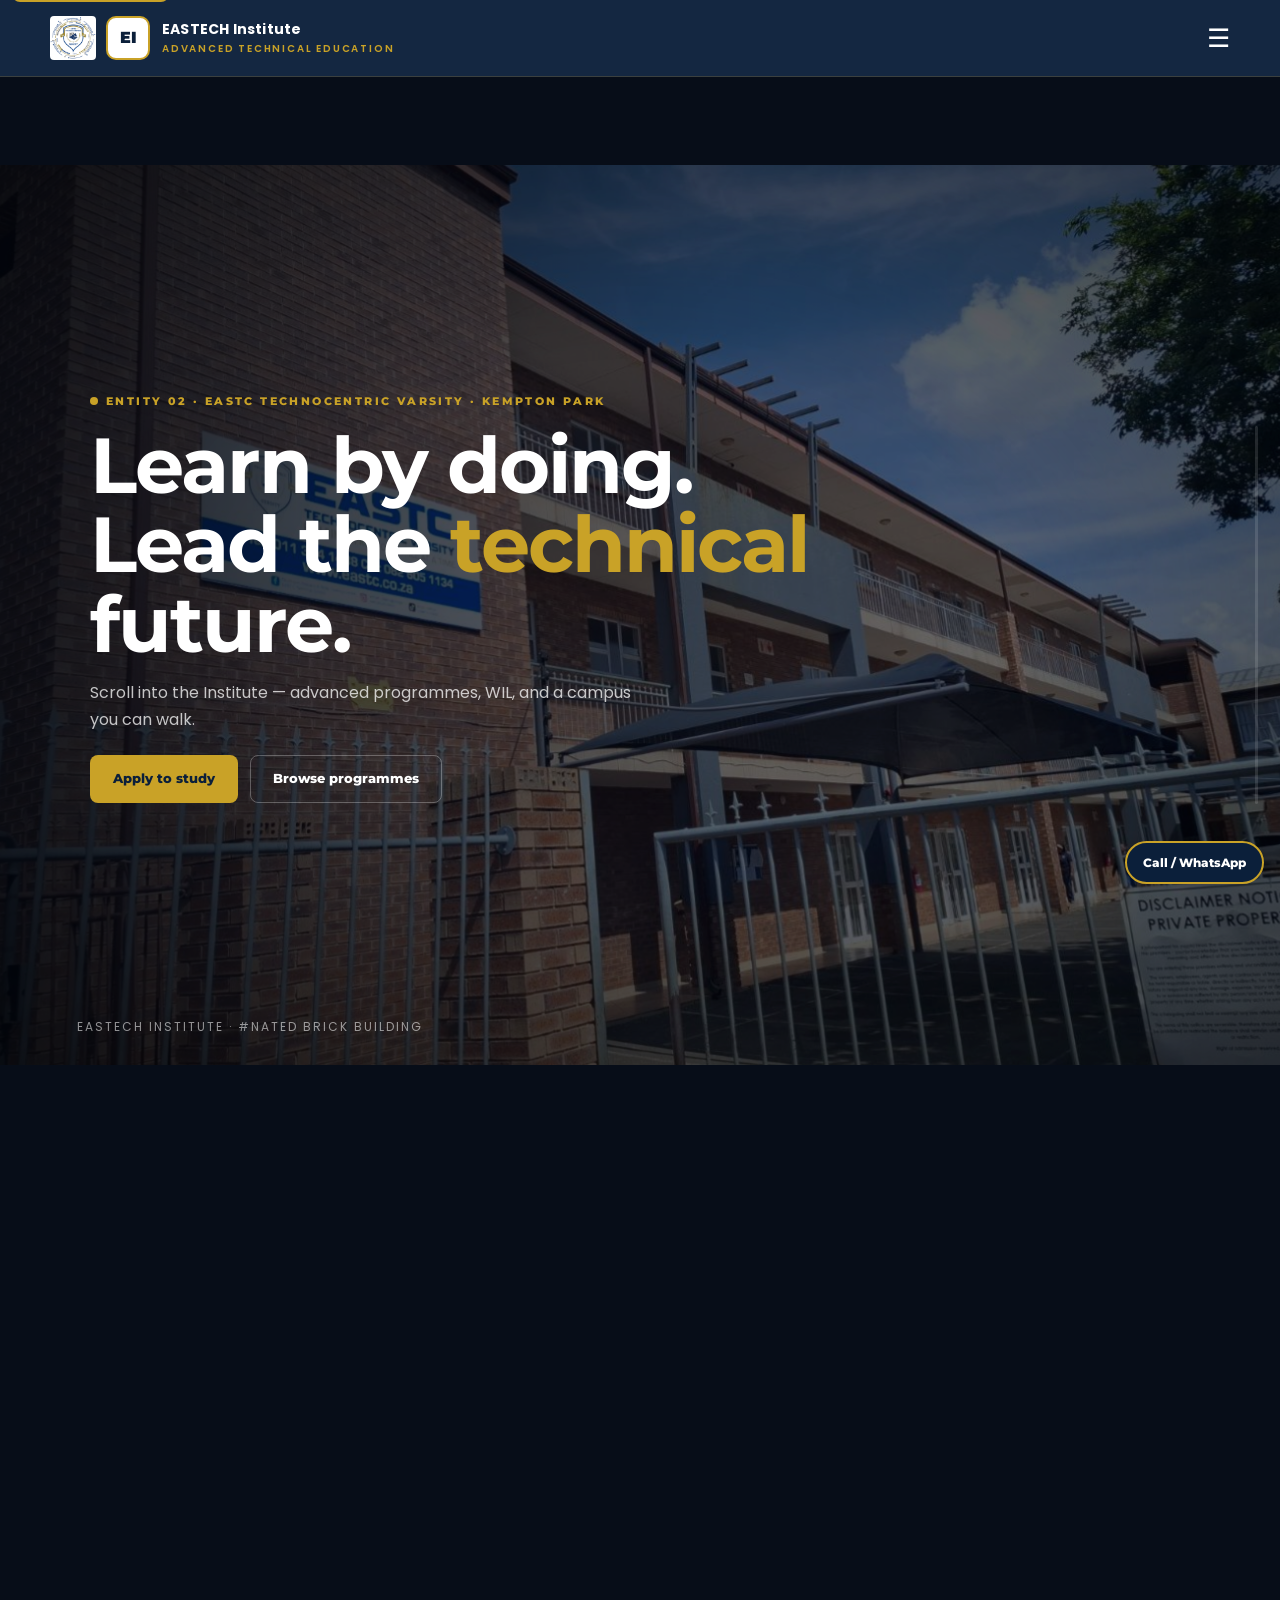
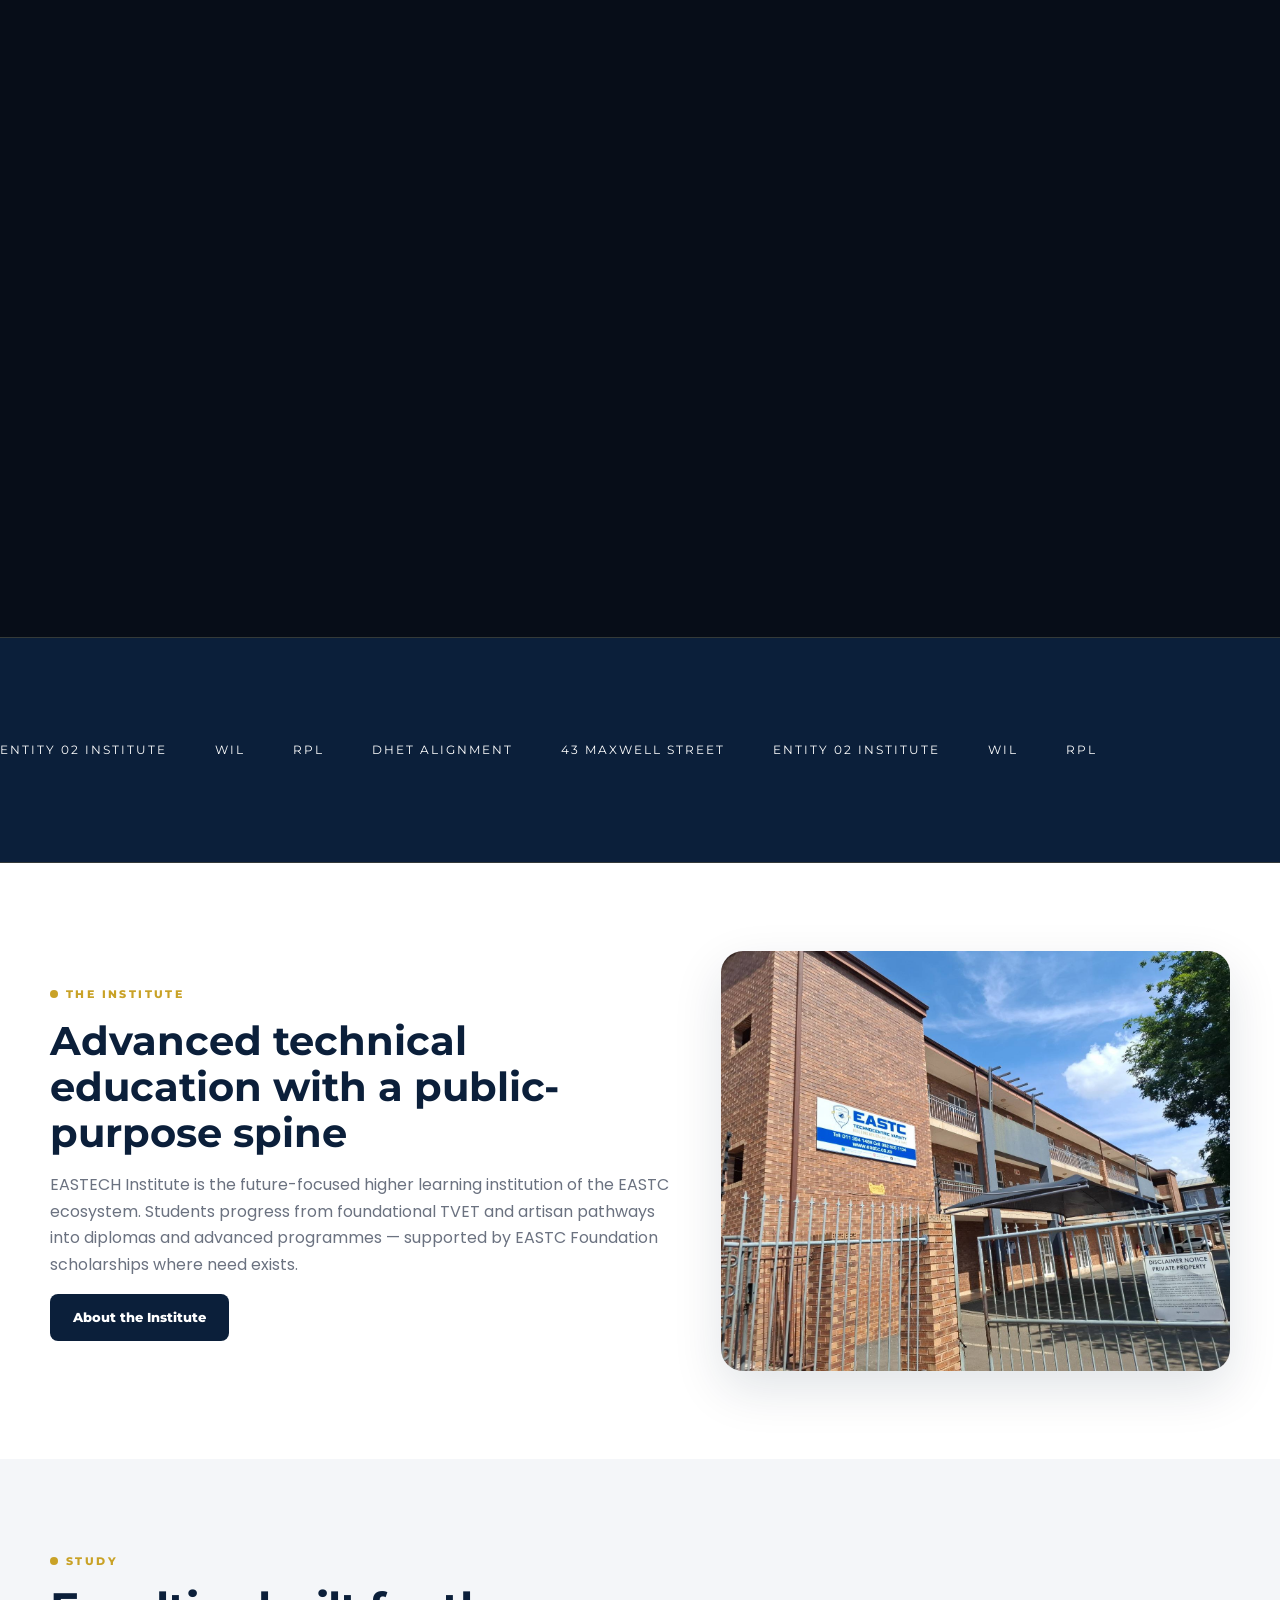
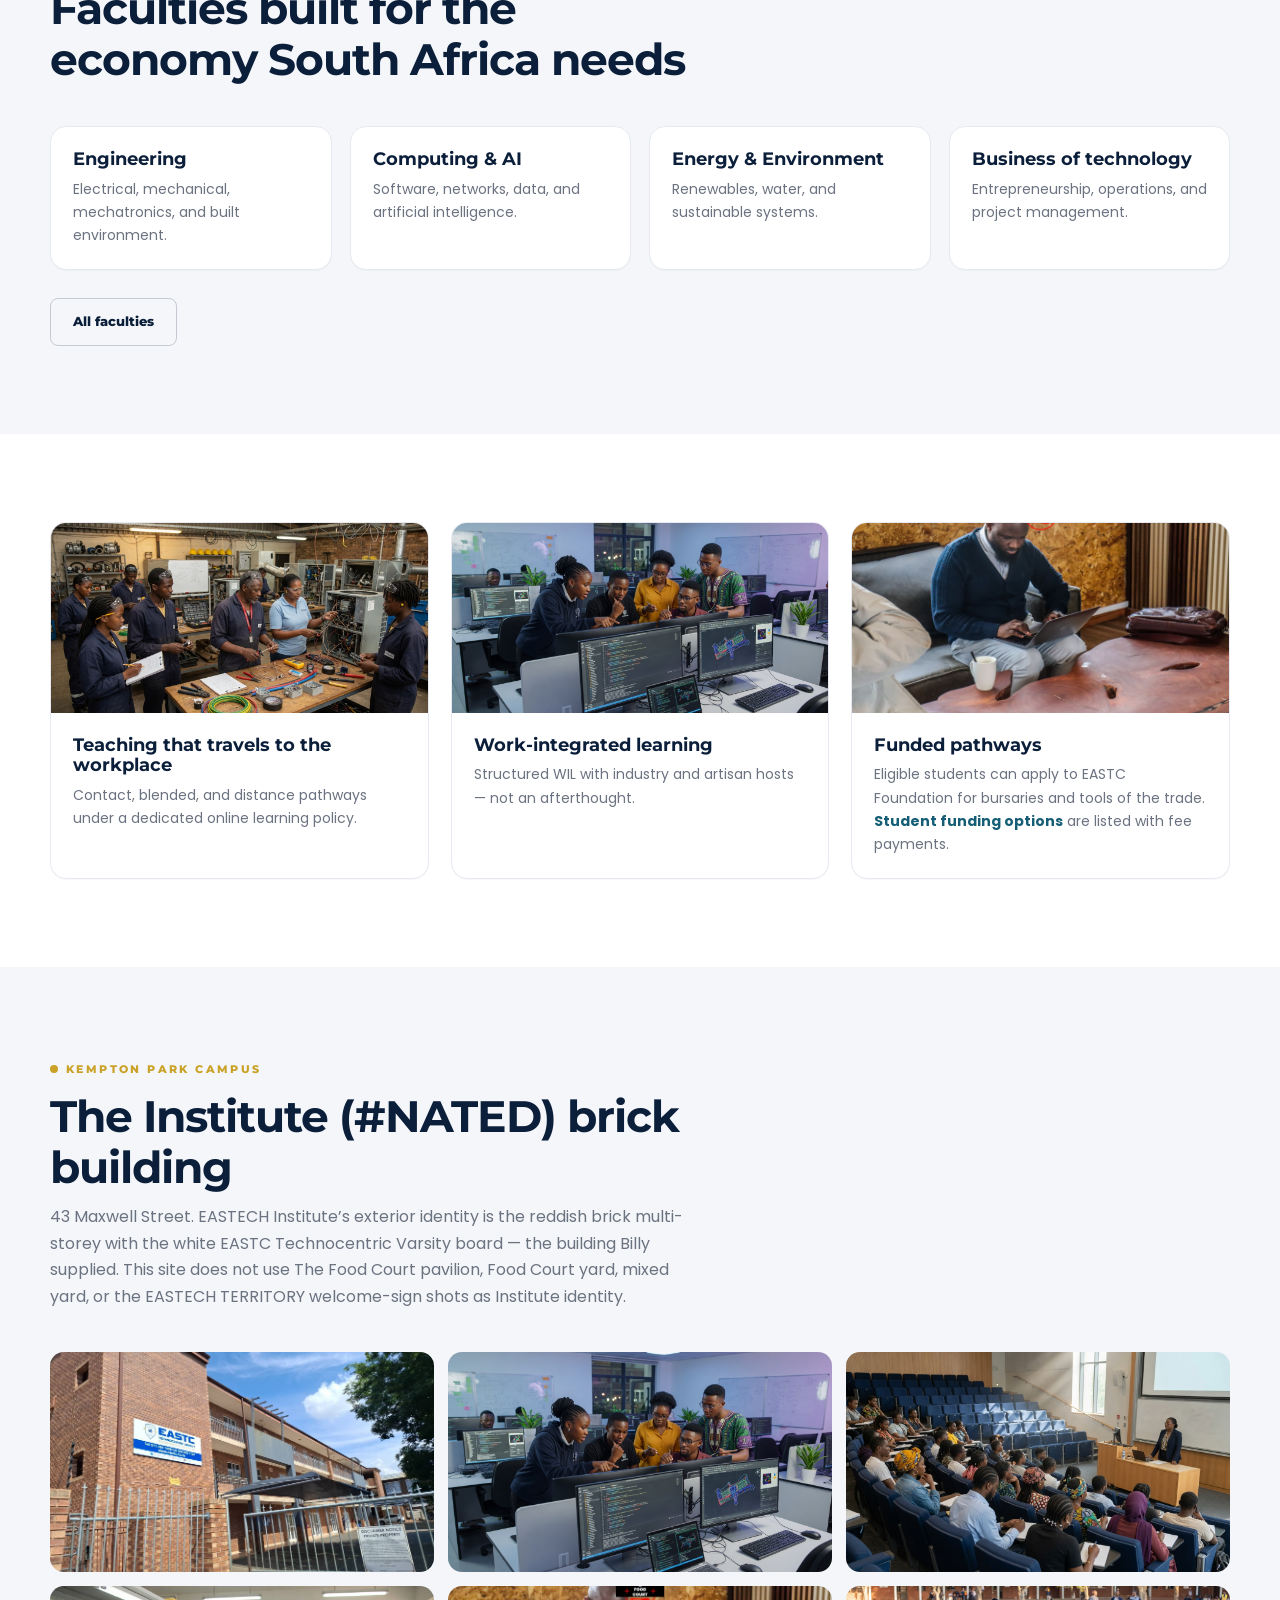
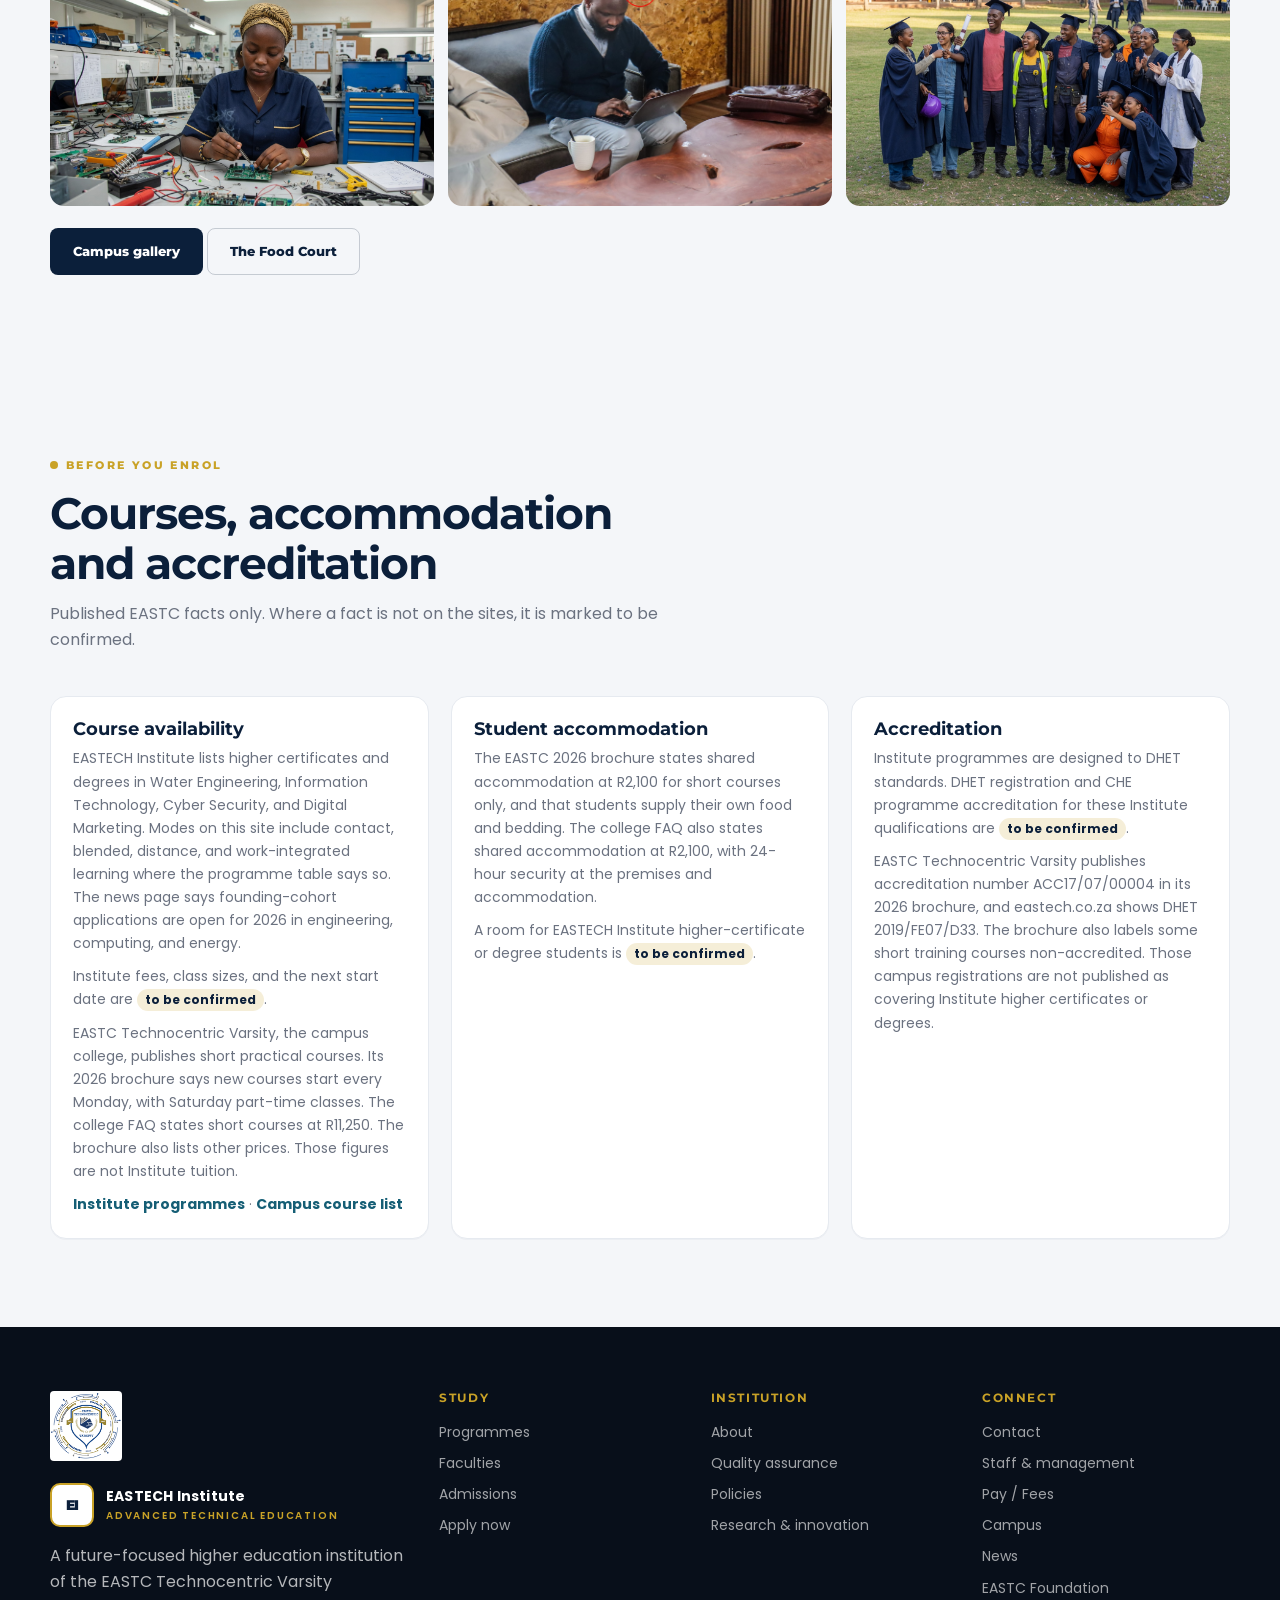
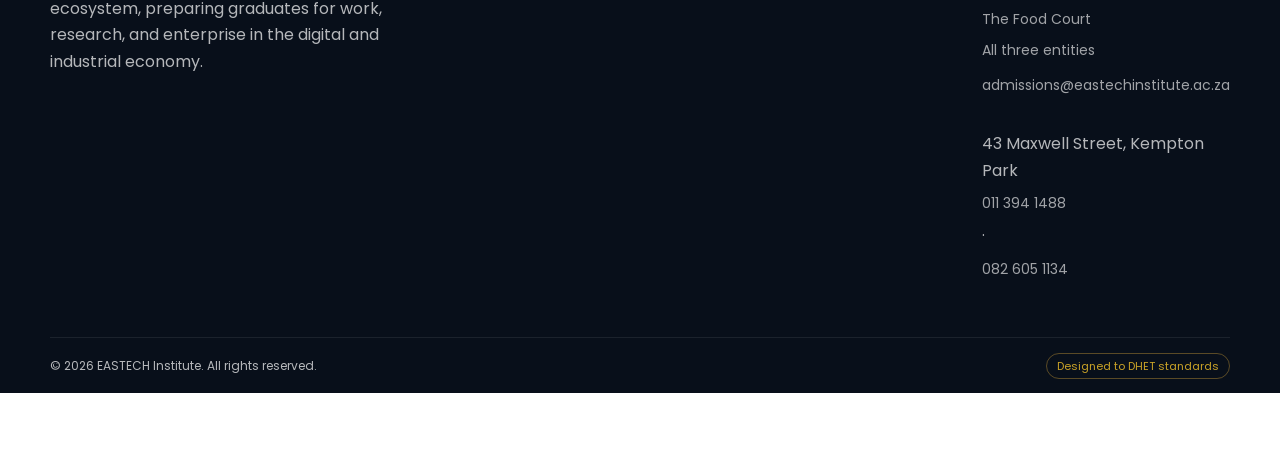
<file: index.html>
<!DOCTYPE html>
<html lang="en">
<head>
<meta charset="UTF-8">
<meta name="viewport" content="width=device-width, initial-scale=1.0">
<title>EASTECH Institute | Advanced Technical & Future-Focused Learning</title>
<meta name="description" content="EASTECH Institute is the higher education arm of the EASTC ecosystem — programmes in engineering, ICT, AI, energy, and applied science.">
<link rel="preconnect" href="https://fonts.googleapis.com">
<link rel="preconnect" href="https://fonts.gstatic.com" crossorigin>
<link href="https://fonts.googleapis.com/css2?family=Montserrat:wght@500;600;700;800;900&family=Poppins:wght@400;500;600;700&display=swap" rel="stylesheet">
<link rel="icon" type="image/png" href="assets/img/eastc-varsity-logo.png">
<link rel="stylesheet" href="assets/css/site.css">
<link rel="stylesheet" href="shared/3d.css">
</head>
<body class="institute">
<a class="skip" href="#main">Skip to content</a>


<header class="nav">
  <div class="wrap nav-inner">
    <div class="brand-lockup">
    <a class="parent-mark" href="https://eastc.co.za/"><img class="crest" src="assets/img/eastc-varsity-logo.png" width="567" height="550" alt="EASTC Technocentric Varsity"></a>
    <a class="brand" href="index.html">
      <div class="mark">EI</div>
      <div><strong>EASTECH Institute</strong><span>Advanced Technical Education</span></div>
    </a>
    </div>
    <button class="menu-btn" aria-label="Menu">☰</button>
    <nav class="nav-links">
      <a href="about.html">About</a>
      <a href="programmes.html">Programmes</a>
      <a href="faculties.html">Faculties</a>
      <a href="admissions.html">Admissions</a>
      <a href="campus.html">Campus</a>
      <a href="student-life.html">Student Life</a>
      <a href="quality.html">Quality</a>
      <a href="research.html">Research</a>
      <a href="contact.html">Contact</a>
      <a href="staff.html">Staff</a>
      <a class="btn btn-ghost" href="pay.html">Pay / Fees</a>
      <a class="btn btn-gold" href="apply.html">Apply</a>
    </nav>
  </div>
</header>

<main id="main">
<section class="scroll-pin scene-root" data-scroll-pin style="height:240vh">
  <div class="sticky">
    <div class="world" data-world>
      <div class="layer ken" data-layer data-hero-slides="assets/img/institute-nated-building.jpg" style="background-image:url('assets/img/institute-nated-building.jpg'); --z:-120px"></div>
    </div>
    <div class="vignette"></div>
    <div class="progress-rail"><span data-rail></span></div>
    <div class="hud">
      <div class="scene-copy">
        <div class="eyebrow">Entity 02 · EASTC Technocentric Varsity · Kempton Park</div>
        <h1>Learn by doing.<br>Lead the <em>technical</em> future.</h1>
        <p style="color:rgba(255,255,255,.75);max-width:560px">Scroll into the Institute — advanced programmes, WIL, and a campus you can walk.</p>
        <div class="hero-actions" style="margin-top:22px">
          <a class="btn btn-gold" href="apply.html">Apply to study</a>
          <a class="btn btn-ghost" href="programmes.html">Browse programmes</a>
        </div>
      </div>
    </div>
    <div class="caption" data-caption>EASTECH Institute</div>
  </div>
</section>
<section class="ticker">
  <div class="ticker-track">
    <span>Entity 02 Institute</span><span>WIL</span><span>RPL</span><span>DHET alignment</span>
    <span>43 Maxwell Street</span><span>Entity 02 Institute</span><span>WIL</span><span>RPL</span>
  </div>
</section>
<section>
  <div class="wrap grid-2">
    <div>
      <div class="eyebrow">The Institute</div>
      <h2 style="font-size:40px;color:var(--navy);margin:12px 0 16px">Advanced technical education with a public-purpose spine</h2>
      <p style="color:var(--muted)">EASTECH Institute is the future-focused higher learning institution of the EASTC ecosystem. Students progress from foundational TVET and artisan pathways into diplomas and advanced programmes — supported by EASTC Foundation scholarships where need exists.</p>
      <p style="margin-top:16px"><a class="btn btn-navy" href="about.html">About the Institute</a></p>
    </div>
    <img class="photo" src="assets/img/institute-nated-building.jpg" alt="Institute (#NATED) building — EASTC brick campus building" loading="lazy">
  </div>
</section>
<section style="background:var(--gray)">
  <div class="wrap">
    <div class="section-head"><div class="eyebrow">Study</div><h2>Faculties built for the economy South Africa needs</h2></div>
    <div class="grid-4">
      <article class="card"><div class="card-body"><h3>Engineering</h3><p>Electrical, mechanical, mechatronics, and built environment.</p></div></article>
      <article class="card"><div class="card-body"><h3>Computing &amp; AI</h3><p>Software, networks, data, and artificial intelligence.</p></div></article>
      <article class="card"><div class="card-body"><h3>Energy &amp; Environment</h3><p>Renewables, water, and sustainable systems.</p></div></article>
      <article class="card"><div class="card-body"><h3>Business of technology</h3><p>Entrepreneurship, operations, and project management.</p></div></article>
    </div>
    <p style="margin-top:28px"><a class="btn btn-outline" href="faculties.html">All faculties</a></p>
  </div>
</section>
<section>
  <div class="wrap grid-3">
    <article class="card"><img src="assets/img/workshop.jpg" alt="Indoor workshop teaching" loading="lazy"><div class="card-body"><h3>Teaching that travels to the workplace</h3><p>Contact, blended, and distance pathways under a dedicated online learning policy.</p></div></article>
    <article class="card"><img src="assets/img/lab.jpg" alt="Indoor computing laboratory" loading="lazy"><div class="card-body"><h3>Work-integrated learning</h3><p>Structured WIL with industry and artisan hosts — not an afterthought.</p></div></article>
    <article class="card"><img src="assets/img/study.jpg" alt="Indoor study space" loading="lazy"><div class="card-body"><h3>Funded pathways</h3><p>Eligible students can apply to EASTC Foundation for bursaries and tools of the trade. <a href="pay.html#funding">Student funding options</a> are listed with fee payments.</p></div></article>
  </div>
</section>
<section style="background:var(--gray)">
  <div class="wrap">
    <div class="section-head">
      <div class="eyebrow">Kempton Park campus</div>
      <h2>The Institute (#NATED) brick building</h2>
      <p>43 Maxwell Street. EASTECH Institute’s exterior identity is the reddish brick multi-storey with the white EASTC Technocentric Varsity board — the building Billy supplied. This site does not use The Food Court pavilion, Food Court yard, mixed yard, or the EASTECH TERRITORY welcome-sign shots as Institute identity.</p>
    </div>
    <div class="gallery">
      <img src="assets/img/institute-nated-building.jpg" alt="Institute (#NATED) building — EASTC brick campus building" loading="lazy">
      <img src="assets/img/lab.jpg" alt="Indoor computing laboratory" loading="lazy">
      <img src="assets/img/lecture.jpg" alt="Lecture" loading="lazy">
      <img src="assets/img/student.jpg" alt="Electronics laboratory" loading="lazy">
      <img src="assets/img/study.jpg" alt="Study space" loading="lazy">
      <img src="assets/img/graduates.jpg" alt="Graduates" loading="lazy">
    </div>
    <p style="margin-top:22px"><a class="btn btn-navy" href="campus.html">Campus gallery</a> <a class="btn btn-outline" href="https://eastechfoodcourt.co.za/">The Food Court</a></p>
  </div>
</section>

<section class="study-facts" aria-labelledby="study-facts-title">
  <div class="wrap">
    <div class="section-head">
      <div class="eyebrow">Before you enrol</div>
      <h2 id="study-facts-title">Courses, accommodation and accreditation</h2>
      <p>Published EASTC facts only. Where a fact is not on the sites, it is marked to be confirmed.</p>
    </div>
    <div class="grid-3">
      <article class="card"><div class="card-body">
        <h3>Course availability</h3>
        <p>EASTECH Institute lists higher certificates and degrees in Water Engineering, Information Technology, Cyber Security, and Digital Marketing. Modes on this site include contact, blended, distance, and work-integrated learning where the programme table says so. The news page says founding-cohort applications are open for 2026 in engineering, computing, and energy.</p>
        <p>Institute fees, class sizes, and the next start date are <span class="tbc">to be confirmed</span>.</p>
        <p>EASTC Technocentric Varsity, the campus college, publishes short practical courses. Its 2026 brochure says new courses start every Monday, with Saturday part-time classes. The college FAQ states short courses at R11,250. The brochure also lists other prices. Those figures are not Institute tuition.</p>
        <p><a href="programmes.html">Institute programmes</a> · <a href="https://eastc.co.za/training-courses/">Campus course list</a></p>
      </div></article>
      <article class="card"><div class="card-body">
        <h3>Student accommodation</h3>
        <p>The EASTC 2026 brochure states shared accommodation at R2,100 for short courses only, and that students supply their own food and bedding. The college FAQ also states shared accommodation at R2,100, with 24-hour security at the premises and accommodation.</p>
        <p>A room for EASTECH Institute higher-certificate or degree students is <span class="tbc">to be confirmed</span>.</p>
      </div></article>
      <article class="card"><div class="card-body">
        <h3>Accreditation</h3>
        <p>Institute programmes are designed to DHET standards. DHET registration and CHE programme accreditation for these Institute qualifications are <span class="tbc">to be confirmed</span>.</p>
        <p>EASTC Technocentric Varsity publishes accreditation number ACC17/07/00004 in its 2026 brochure, and eastech.co.za shows DHET 2019/FE07/D33. The brochure also labels some short training courses non-accredited. Those campus registrations are not published as covering Institute higher certificates or degrees.</p>
      </div></article>
    </div>
  </div>
</section>
</main>
<footer>
  <div class="wrap foot-grid">
    <div>
      <a class="parent-mark" href="https://eastc.co.za/"><img class="crest" src="assets/img/eastc-varsity-logo.png" width="567" height="550" alt="EASTC Technocentric Varsity"></a>
      <a class="brand" href="index.html" style="margin-bottom:16px;display:inline-flex">
        <div class="mark">EI</div>
        <div><strong>EASTECH Institute</strong><span>Advanced Technical Education</span></div>
      </a>
      <p>A future-focused higher education institution of the EASTC Technocentric Varsity ecosystem, preparing graduates for work, research, and enterprise in the digital and industrial economy.</p>
    </div>
    <div>
      <h4>Study</h4>
      <a href="programmes.html">Programmes</a>
      <a href="faculties.html">Faculties</a>
      <a href="admissions.html">Admissions</a>
      <a href="apply.html">Apply now</a>
    </div>
    <div>
      <h4>Institution</h4>
      <a href="about.html">About</a>
      <a href="quality.html">Quality assurance</a>
      <a href="policies.html">Policies</a>
      <a href="research.html">Research &amp; innovation</a>
    </div>
    <div>
      <h4>Connect</h4>
      <a href="contact.html">Contact</a>
      <a href="staff.html">Staff &amp; management</a>
      <a href="pay.html">Pay / Fees</a>
      <a href="campus.html">Campus</a>
      <a href="news.html">News</a>
      <a href="https://eastechfoundation.co.za/">EASTC Foundation</a>
      <a href="https://eastechfoodcourt.co.za/">The Food Court</a>
      <a href="https://eastech.co.za/">All three entities</a>
      <p style="margin-top:12px"><a href="mailto:admissions@eastechinstitute.ac.za">admissions@eastechinstitute.ac.za</a><br>43 Maxwell Street, Kempton Park<br><a href="tel:+27113941488">011 394 1488</a> · <a href="tel:+27826051134">082 605 1134</a></p>
    </div>
  </div>
  <div class="wrap legal">
    <div>&copy; <span data-year></span> EASTECH Institute. All rights reserved.</div>
    <div><span class="badge">Designed to DHET standards</span></div>
  </div>
</footer>

<script src="assets/js/site-config.js"></script>
<script src="assets/js/eastc.js"></script>
<script src="assets/js/site.js"></script>
<script src="shared/3d.js"></script>
</body>
</html>
</file>
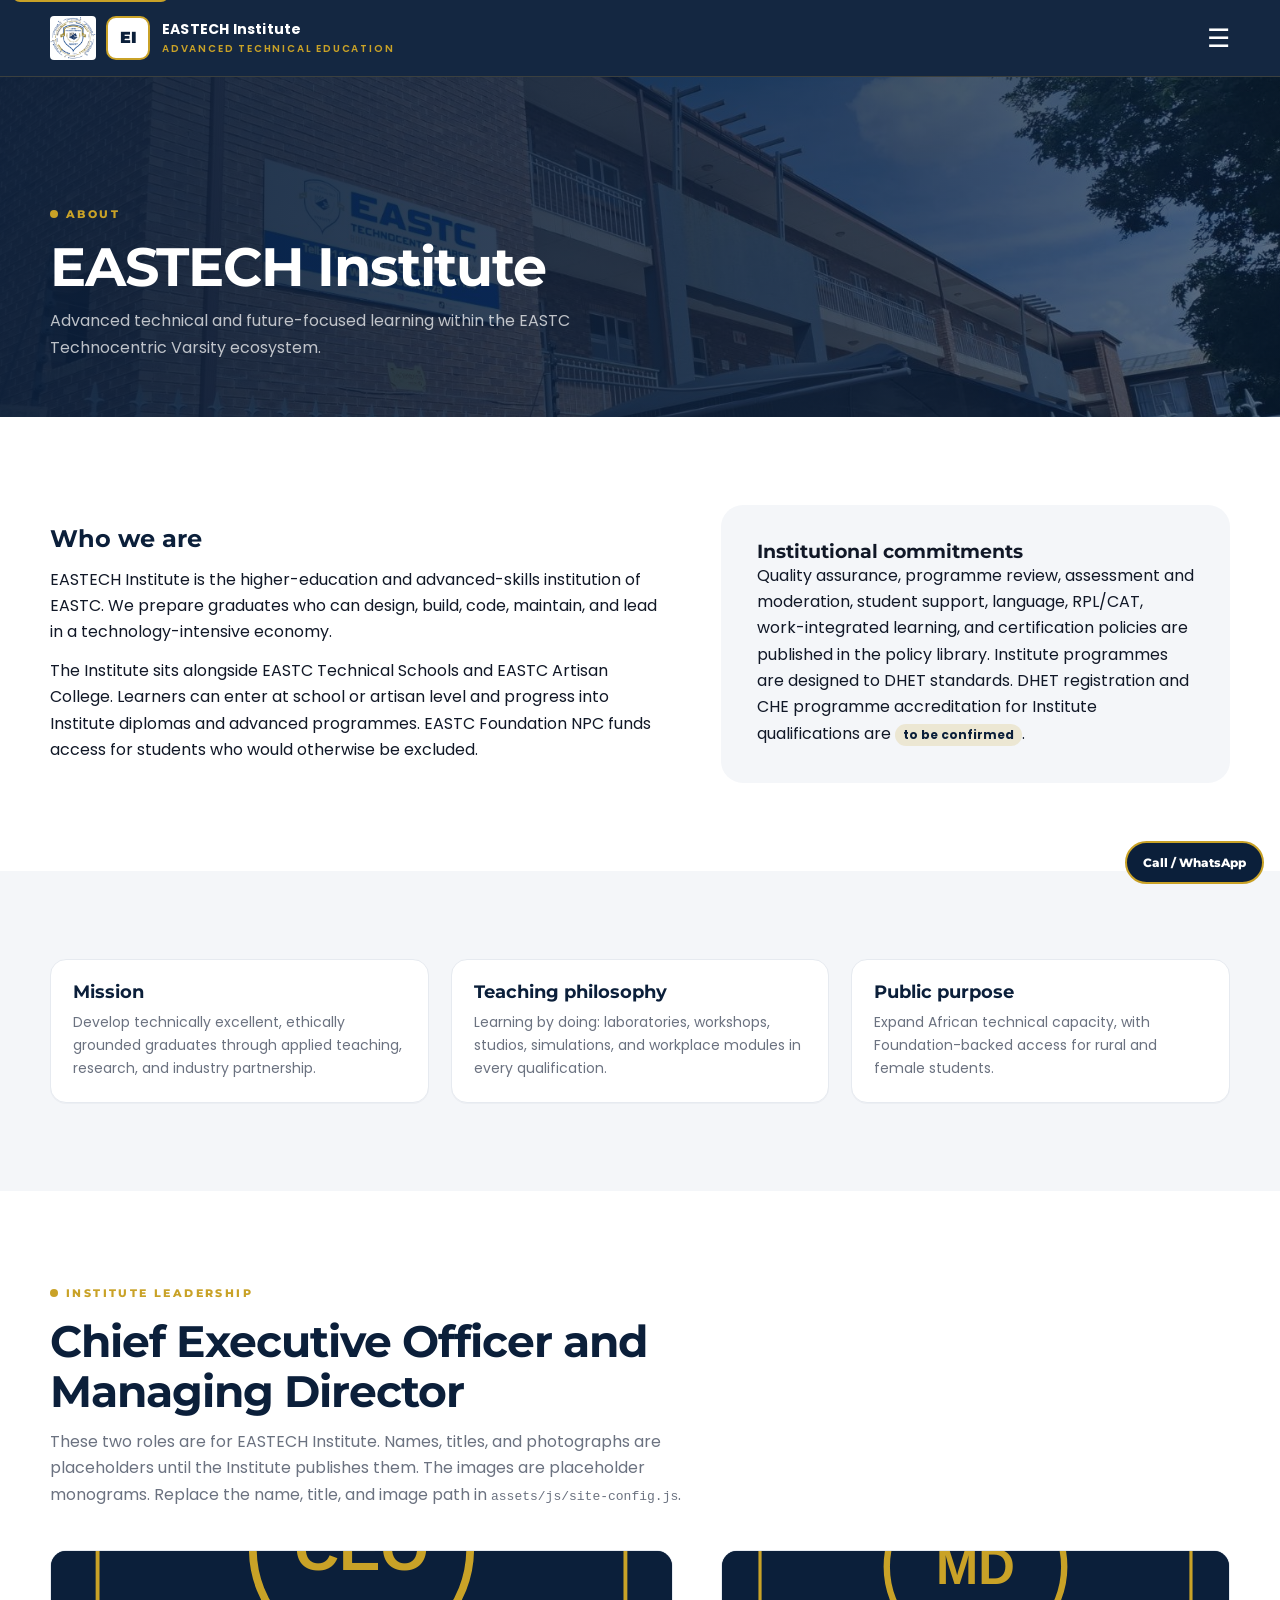
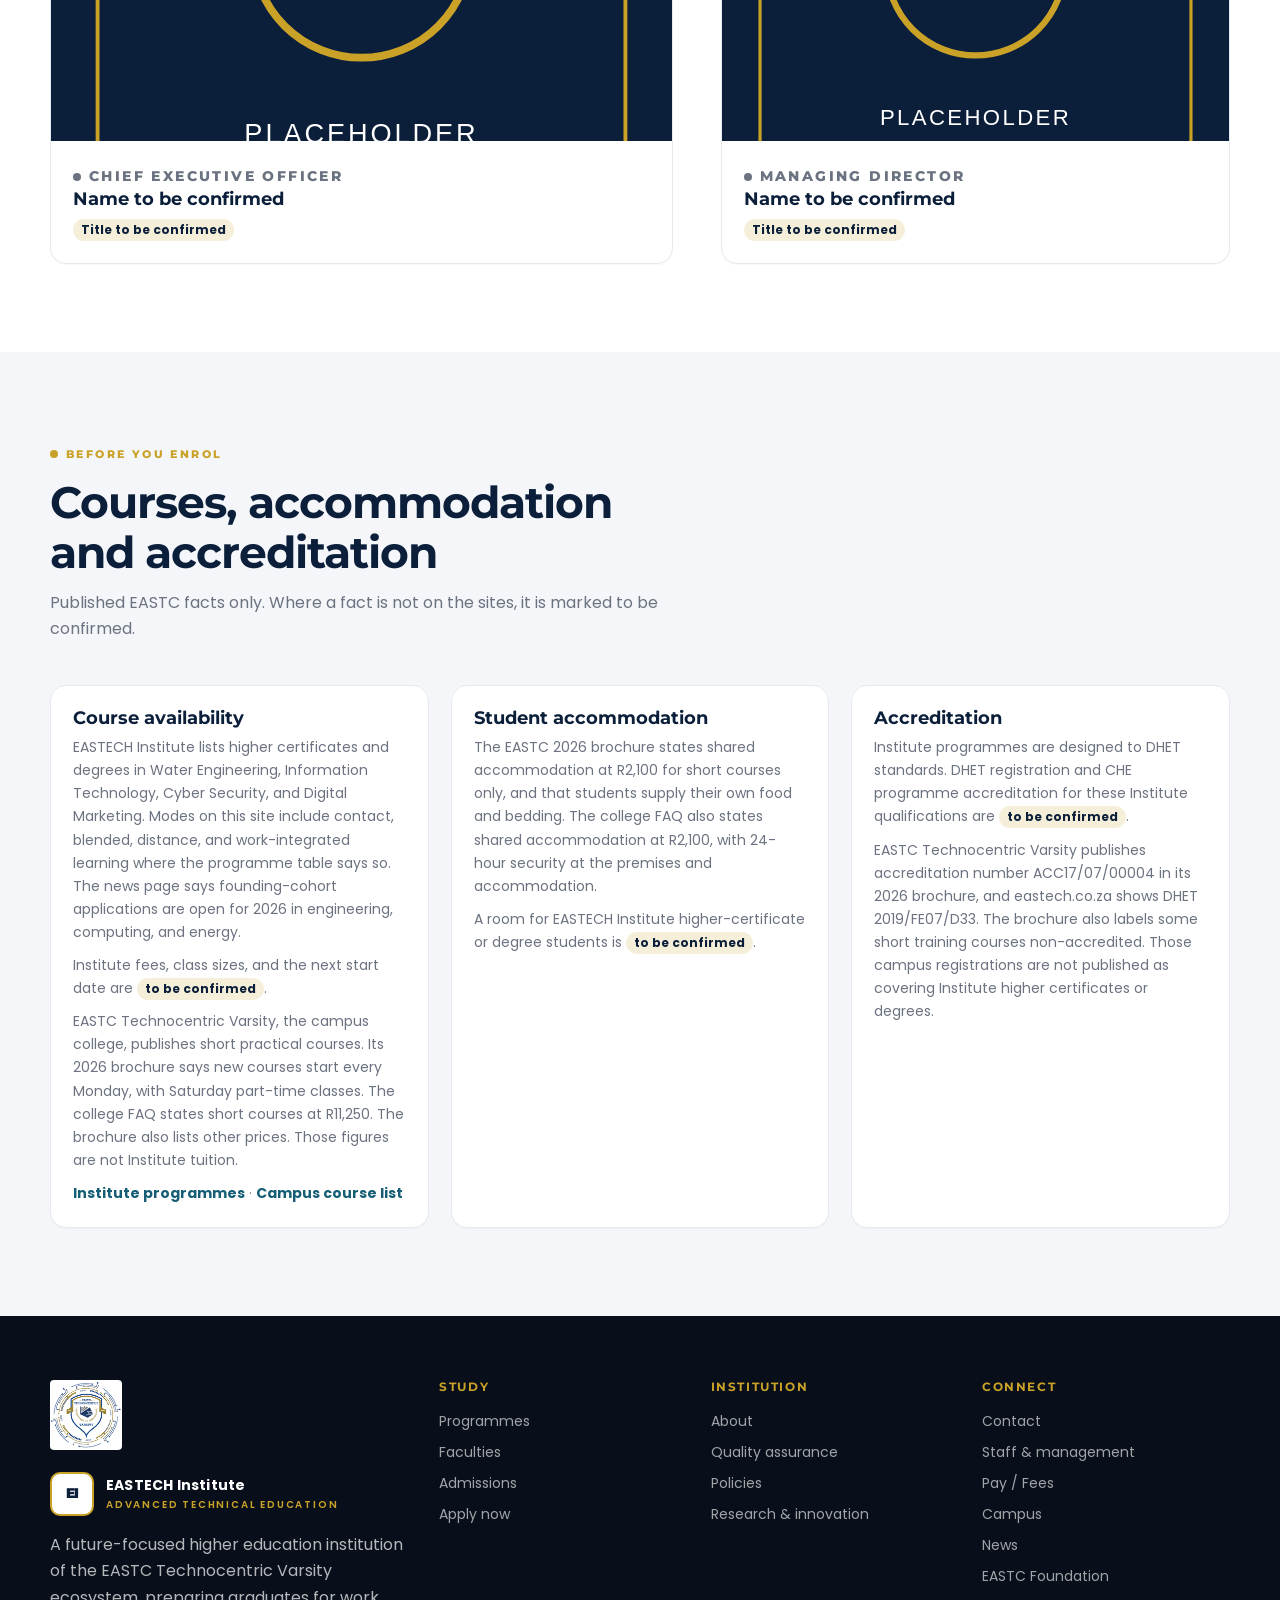
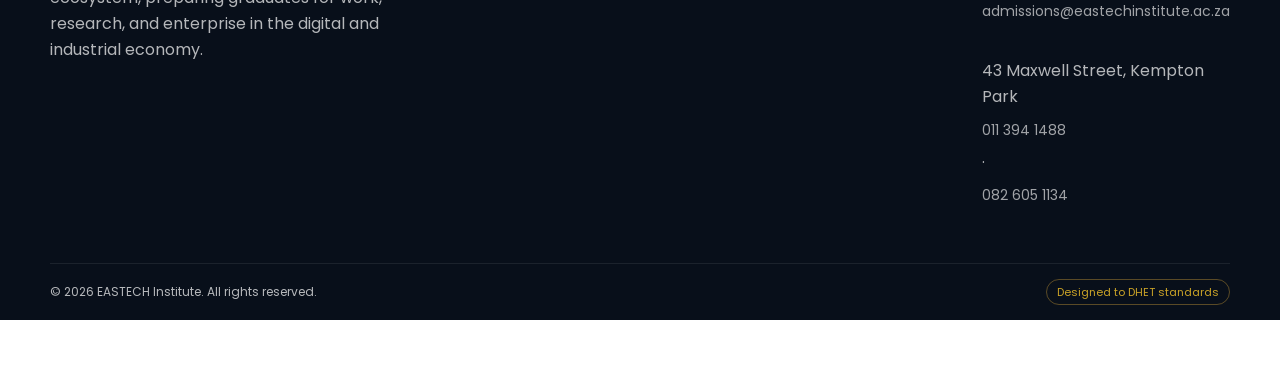
<file: about.html>
<!DOCTYPE html>
<html lang="en">
<head>
<meta charset="UTF-8">
<meta name="viewport" content="width=device-width, initial-scale=1.0">
<title>About | EASTECH Institute</title>
<meta name="description" content="History, purpose, and ecosystem role of EASTECH Institute.">
<link rel="preconnect" href="https://fonts.googleapis.com">
<link rel="preconnect" href="https://fonts.gstatic.com" crossorigin>
<link href="https://fonts.googleapis.com/css2?family=Montserrat:wght@500;600;700;800;900&family=Poppins:wght@400;500;600;700&display=swap" rel="stylesheet">
<link rel="icon" type="image/png" href="assets/img/eastc-varsity-logo.png">
<link rel="stylesheet" href="assets/css/site.css">
</head>
<body class="institute">
<a class="skip" href="#main">Skip to content</a>


<header class="nav">
  <div class="wrap nav-inner">
    <div class="brand-lockup">
    <a class="parent-mark" href="https://eastc.co.za/"><img class="crest" src="assets/img/eastc-varsity-logo.png" width="567" height="550" alt="EASTC Technocentric Varsity"></a>
    <a class="brand" href="index.html">
      <div class="mark">EI</div>
      <div><strong>EASTECH Institute</strong><span>Advanced Technical Education</span></div>
    </a>
    </div>
    <button class="menu-btn" aria-label="Menu">☰</button>
    <nav class="nav-links">
      <a href="about.html">About</a>
      <a href="programmes.html">Programmes</a>
      <a href="faculties.html">Faculties</a>
      <a href="admissions.html">Admissions</a>
      <a href="campus.html">Campus</a>
      <a href="student-life.html">Student Life</a>
      <a href="quality.html">Quality</a>
      <a href="research.html">Research</a>
      <a href="contact.html">Contact</a>
      <a href="staff.html">Staff</a>
      <a class="btn btn-ghost" href="pay.html">Pay / Fees</a>
      <a class="btn btn-gold" href="apply.html">Apply</a>
    </nav>
  </div>
</header>

<main id="main">
<section class="page-hero media"><div class="hero-bg" style="background-image:url('assets/img/institute-nated-building.jpg')"></div>
<div class="wrap" style="position:relative;z-index:1"><div class="eyebrow">About</div><h1>EASTECH Institute</h1><p>Advanced technical and future-focused learning within the EASTC Technocentric Varsity ecosystem.</p></div></section>
<section>
  <div class="wrap grid-2">
    <div>
      <h2 style="color:var(--navy);margin-bottom:14px">Who we are</h2>
      <p>EASTECH Institute is the higher-education and advanced-skills institution of EASTC. We prepare graduates who can design, build, code, maintain, and lead in a technology-intensive economy.</p>
      <p style="margin-top:12px">The Institute sits alongside EASTC Technical Schools and EASTC Artisan College. Learners can enter at school or artisan level and progress into Institute diplomas and advanced programmes. EASTC Foundation NPC funds access for students who would otherwise be excluded.</p>
    </div>
    <div class="panel">
      <h3>Institutional commitments</h3>
      <p>Quality assurance, programme review, assessment and moderation, student support, language, RPL/CAT, work-integrated learning, and certification policies are published in the policy library. Institute programmes are designed to DHET standards. DHET registration and CHE programme accreditation for Institute qualifications are <span class="tbc">to be confirmed</span>.</p>
    </div>
  </div>
</section>
<section style="background:var(--gray)">
  <div class="wrap grid-3">
    <article class="card"><div class="card-body"><h3>Mission</h3><p>Develop technically excellent, ethically grounded graduates through applied teaching, research, and industry partnership.</p></div></article>
    <article class="card"><div class="card-body"><h3>Teaching philosophy</h3><p>Learning by doing: laboratories, workshops, studios, simulations, and workplace modules in every qualification.</p></div></article>
    <article class="card"><div class="card-body"><h3>Public purpose</h3><p>Expand African technical capacity, with Foundation-backed access for rural and female students.</p></div></article>
  </div>
</section>

<section id="leadership">
  <div class="wrap">
    <div class="section-head">
      <div class="eyebrow">Institute leadership</div>
      <h2>Chief Executive Officer and Managing Director</h2>
      <p>These two roles are for EASTECH Institute. Names, titles, and photographs are placeholders until the Institute publishes them. The images are placeholder monograms. Replace the name, title, and image path in <code>assets/js/site-config.js</code>.</p>
    </div>
    <div class="grid-2" data-leadership>
      <article class="card"><img class="leader-photo" src="assets/img/leadership/ceo-placeholder.svg" alt="Placeholder monogram for the EASTECH Institute Chief Executive Officer. Not a photograph of a person."><div class="card-body"><p class="eyebrow">Chief Executive Officer</p><h3>Name to be confirmed</h3><p><span class="tbc">Title to be confirmed</span></p></div></article>
      <article class="card"><img class="leader-photo" src="assets/img/leadership/md-placeholder.svg" alt="Placeholder monogram for the EASTECH Institute Managing Director. Not a photograph of a person."><div class="card-body"><p class="eyebrow">Managing Director</p><h3>Name to be confirmed</h3><p><span class="tbc">Title to be confirmed</span></p></div></article>
    </div>
  </div>
</section>
<section class="study-facts" aria-labelledby="study-facts-title">
  <div class="wrap">
    <div class="section-head">
      <div class="eyebrow">Before you enrol</div>
      <h2 id="study-facts-title">Courses, accommodation and accreditation</h2>
      <p>Published EASTC facts only. Where a fact is not on the sites, it is marked to be confirmed.</p>
    </div>
    <div class="grid-3">
      <article class="card"><div class="card-body">
        <h3>Course availability</h3>
        <p>EASTECH Institute lists higher certificates and degrees in Water Engineering, Information Technology, Cyber Security, and Digital Marketing. Modes on this site include contact, blended, distance, and work-integrated learning where the programme table says so. The news page says founding-cohort applications are open for 2026 in engineering, computing, and energy.</p>
        <p>Institute fees, class sizes, and the next start date are <span class="tbc">to be confirmed</span>.</p>
        <p>EASTC Technocentric Varsity, the campus college, publishes short practical courses. Its 2026 brochure says new courses start every Monday, with Saturday part-time classes. The college FAQ states short courses at R11,250. The brochure also lists other prices. Those figures are not Institute tuition.</p>
        <p><a href="programmes.html">Institute programmes</a> · <a href="https://eastc.co.za/training-courses/">Campus course list</a></p>
      </div></article>
      <article class="card"><div class="card-body">
        <h3>Student accommodation</h3>
        <p>The EASTC 2026 brochure states shared accommodation at R2,100 for short courses only, and that students supply their own food and bedding. The college FAQ also states shared accommodation at R2,100, with 24-hour security at the premises and accommodation.</p>
        <p>A room for EASTECH Institute higher-certificate or degree students is <span class="tbc">to be confirmed</span>.</p>
      </div></article>
      <article class="card"><div class="card-body">
        <h3>Accreditation</h3>
        <p>Institute programmes are designed to DHET standards. DHET registration and CHE programme accreditation for these Institute qualifications are <span class="tbc">to be confirmed</span>.</p>
        <p>EASTC Technocentric Varsity publishes accreditation number ACC17/07/00004 in its 2026 brochure, and eastech.co.za shows DHET 2019/FE07/D33. The brochure also labels some short training courses non-accredited. Those campus registrations are not published as covering Institute higher certificates or degrees.</p>
      </div></article>
    </div>
  </div>
</section>
</main>
<footer>
  <div class="wrap foot-grid">
    <div>
      <a class="parent-mark" href="https://eastc.co.za/"><img class="crest" src="assets/img/eastc-varsity-logo.png" width="567" height="550" alt="EASTC Technocentric Varsity"></a>
      <a class="brand" href="index.html" style="margin-bottom:16px;display:inline-flex">
        <div class="mark">EI</div>
        <div><strong>EASTECH Institute</strong><span>Advanced Technical Education</span></div>
      </a>
      <p>A future-focused higher education institution of the EASTC Technocentric Varsity ecosystem, preparing graduates for work, research, and enterprise in the digital and industrial economy.</p>
    </div>
    <div>
      <h4>Study</h4>
      <a href="programmes.html">Programmes</a>
      <a href="faculties.html">Faculties</a>
      <a href="admissions.html">Admissions</a>
      <a href="apply.html">Apply now</a>
    </div>
    <div>
      <h4>Institution</h4>
      <a href="about.html">About</a>
      <a href="quality.html">Quality assurance</a>
      <a href="policies.html">Policies</a>
      <a href="research.html">Research &amp; innovation</a>
    </div>
    <div>
      <h4>Connect</h4>
      <a href="contact.html">Contact</a>
      <a href="staff.html">Staff &amp; management</a>
      <a href="pay.html">Pay / Fees</a>
      <a href="campus.html">Campus</a>
      <a href="news.html">News</a>
      <a href="https://eastechfoundation.co.za/">EASTC Foundation</a>
      <p style="margin-top:12px"><a href="mailto:admissions@eastechinstitute.ac.za">admissions@eastechinstitute.ac.za</a><br>43 Maxwell Street, Kempton Park<br><a href="tel:+27113941488">011 394 1488</a> · <a href="tel:+27826051134">082 605 1134</a></p>
    </div>
  </div>
  <div class="wrap legal">
    <div>&copy; <span data-year></span> EASTECH Institute. All rights reserved.</div>
    <div><span class="badge">Designed to DHET standards</span></div>
  </div>
</footer>

<script src="assets/js/site-config.js"></script>
<script src="assets/js/eastc.js"></script>
<script src="assets/js/site.js"></script>
</body>
</html>
</file>
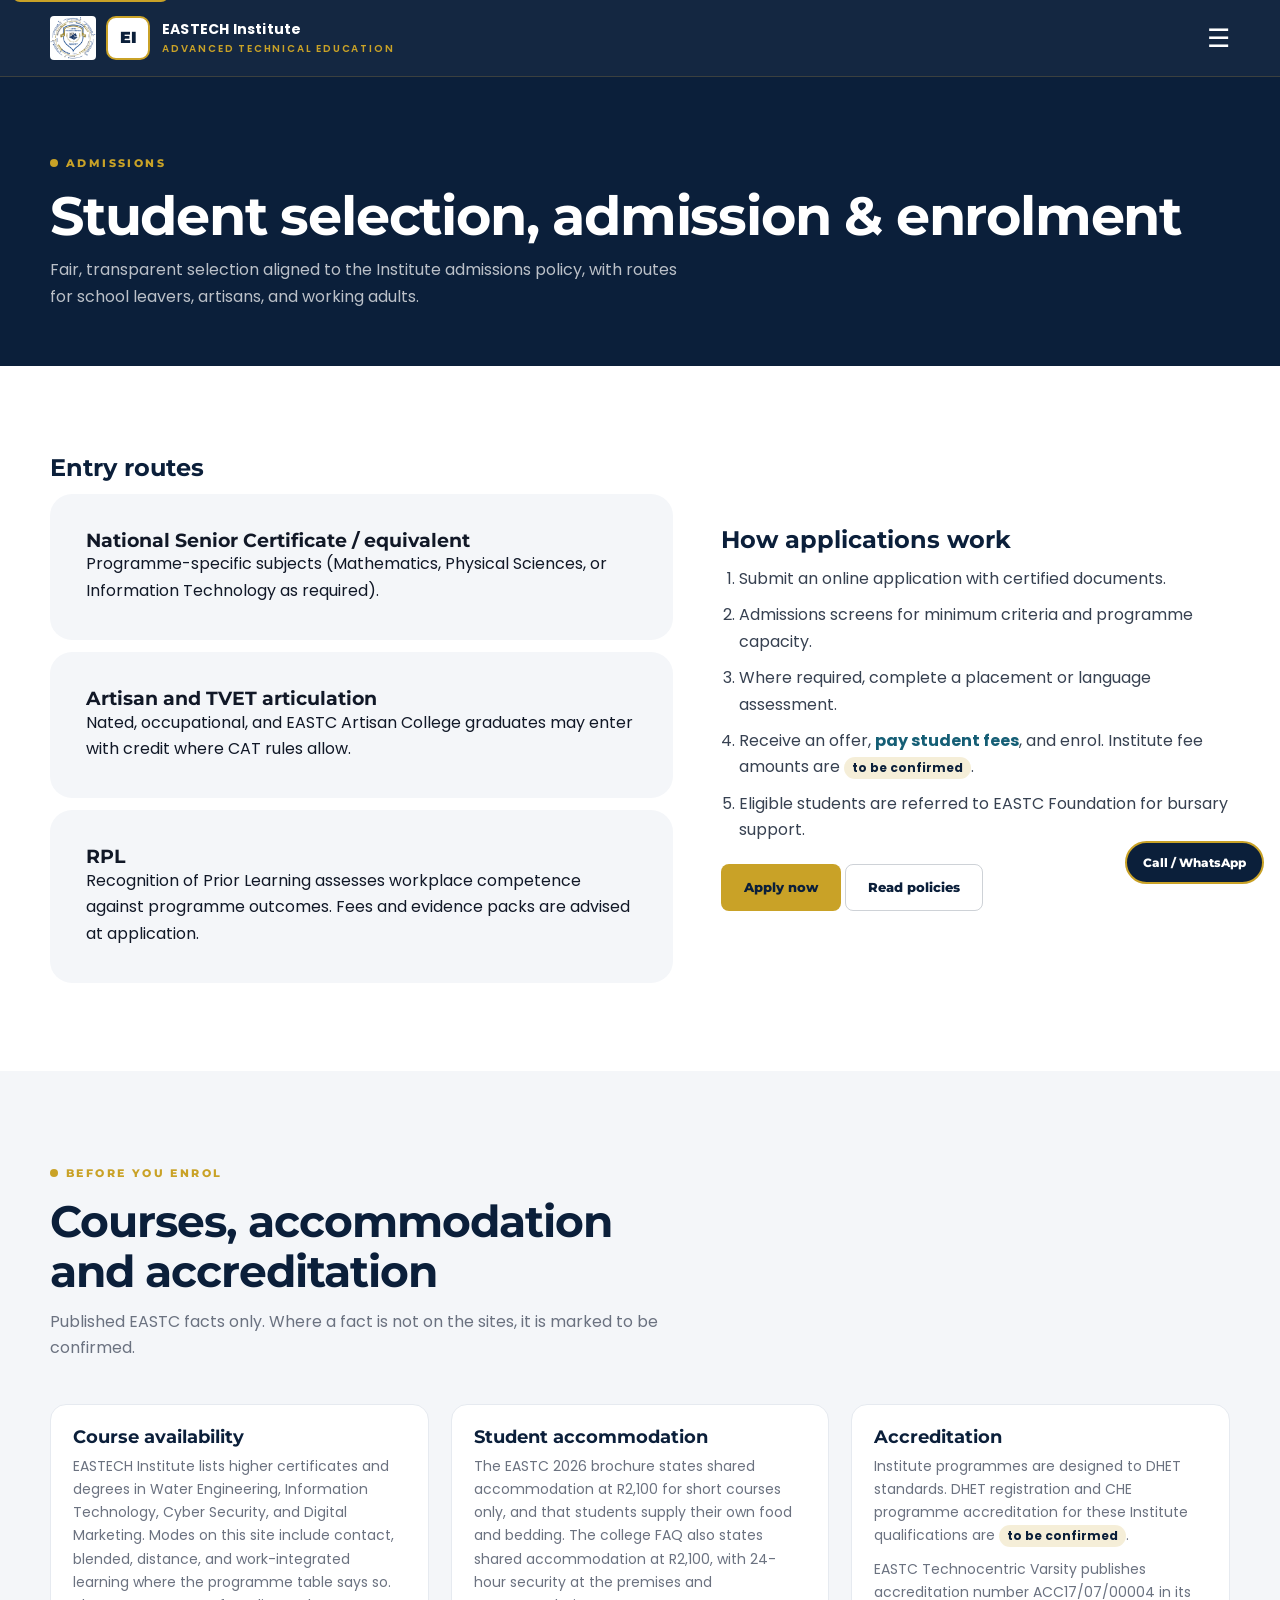
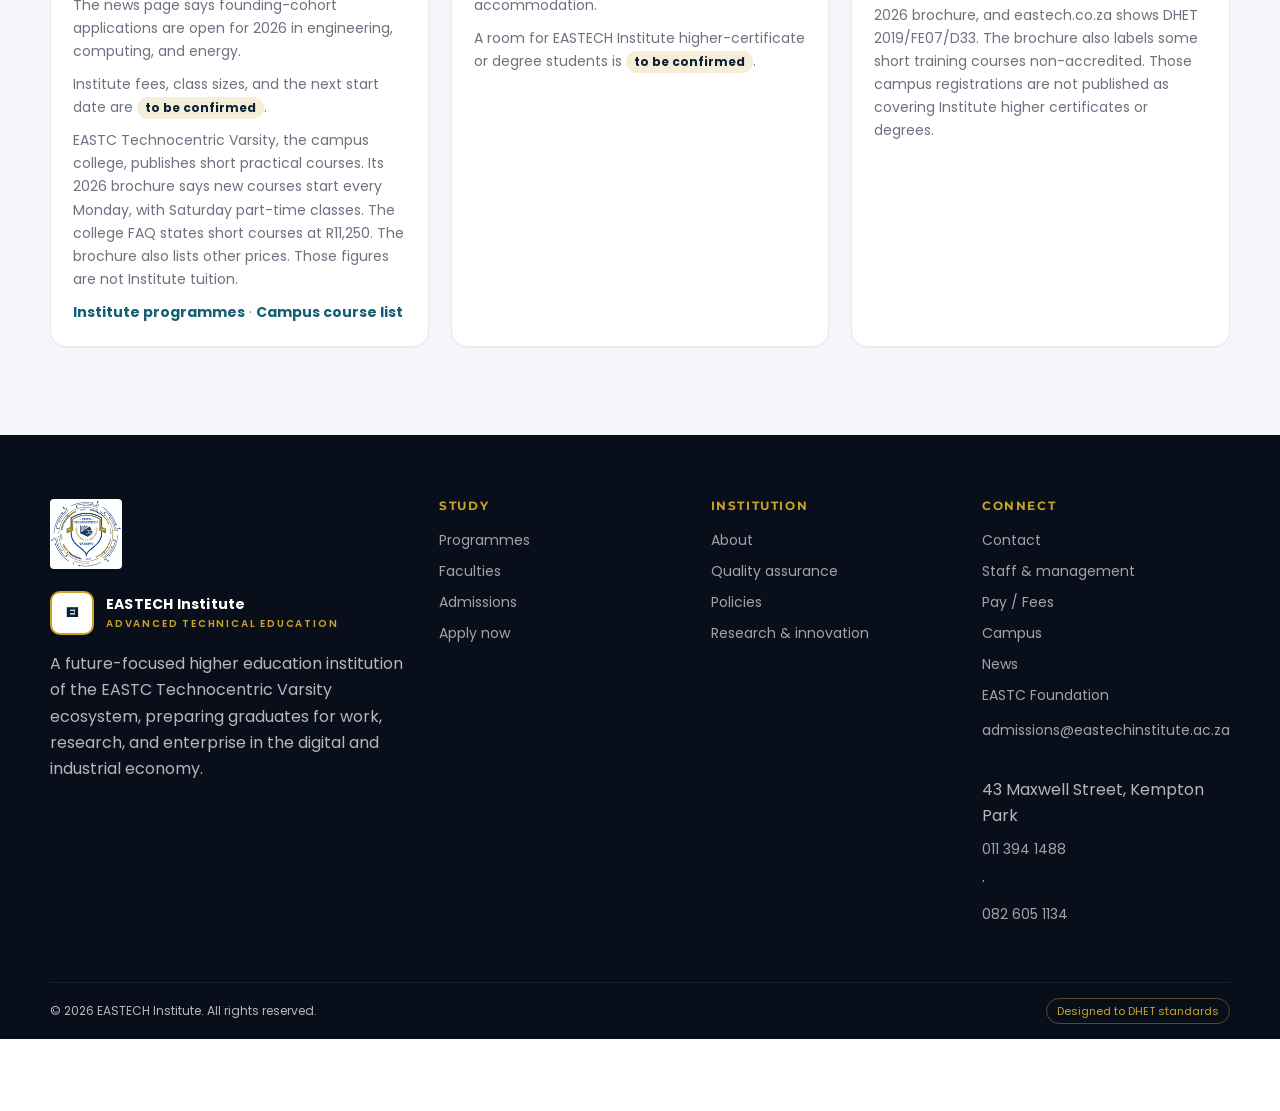
<file: admissions.html>
<!DOCTYPE html>
<html lang="en">
<head>
<meta charset="UTF-8">
<meta name="viewport" content="width=device-width, initial-scale=1.0">
<title>Admissions | EASTECH Institute</title>
<meta name="description" content="How to apply, entry requirements, RPL and CAT.">
<link rel="preconnect" href="https://fonts.googleapis.com">
<link rel="preconnect" href="https://fonts.gstatic.com" crossorigin>
<link href="https://fonts.googleapis.com/css2?family=Montserrat:wght@500;600;700;800;900&family=Poppins:wght@400;500;600;700&display=swap" rel="stylesheet">
<link rel="icon" type="image/png" href="assets/img/eastc-varsity-logo.png">
<link rel="stylesheet" href="assets/css/site.css">
</head>
<body class="institute">
<a class="skip" href="#main">Skip to content</a>


<header class="nav">
  <div class="wrap nav-inner">
    <div class="brand-lockup">
    <a class="parent-mark" href="https://eastc.co.za/"><img class="crest" src="assets/img/eastc-varsity-logo.png" width="567" height="550" alt="EASTC Technocentric Varsity"></a>
    <a class="brand" href="index.html">
      <div class="mark">EI</div>
      <div><strong>EASTECH Institute</strong><span>Advanced Technical Education</span></div>
    </a>
    </div>
    <button class="menu-btn" aria-label="Menu">☰</button>
    <nav class="nav-links">
      <a href="about.html">About</a>
      <a href="programmes.html">Programmes</a>
      <a href="faculties.html">Faculties</a>
      <a href="admissions.html">Admissions</a>
      <a href="campus.html">Campus</a>
      <a href="student-life.html">Student Life</a>
      <a href="quality.html">Quality</a>
      <a href="research.html">Research</a>
      <a href="contact.html">Contact</a>
      <a href="staff.html">Staff</a>
      <a class="btn btn-ghost" href="pay.html">Pay / Fees</a>
      <a class="btn btn-gold" href="apply.html">Apply</a>
    </nav>
  </div>
</header>

<main id="main">
<section class="page-hero"><div class="wrap"><div class="eyebrow">Admissions</div><h1>Student selection, admission &amp; enrolment</h1><p>Fair, transparent selection aligned to the Institute admissions policy, with routes for school leavers, artisans, and working adults.</p></div></section>
<section>
  <div class="wrap grid-2">
    <div>
      <h2 style="color:var(--navy);margin-bottom:12px">Entry routes</h2>
      <div class="panel" style="margin-bottom:12px"><h3>National Senior Certificate / equivalent</h3><p>Programme-specific subjects (Mathematics, Physical Sciences, or Information Technology as required).</p></div>
      <div class="panel" style="margin-bottom:12px"><h3>Artisan and TVET articulation</h3><p>Nated, occupational, and EASTC Artisan College graduates may enter with credit where CAT rules allow.</p></div>
      <div class="panel"><h3>RPL</h3><p>Recognition of Prior Learning assesses workplace competence against programme outcomes. Fees and evidence packs are advised at application.</p></div>
    </div>
    <div>
      <h2 style="color:var(--navy);margin-bottom:12px">How applications work</h2>
      <ol style="padding-left:18px;color:var(--body);display:grid;gap:10px">
        <li>Submit an online application with certified documents.</li>
        <li>Admissions screens for minimum criteria and programme capacity.</li>
        <li>Where required, complete a placement or language assessment.</li>
        <li>Receive an offer, <a href="pay.html">pay student fees</a>, and enrol. Institute fee amounts are <span class="tbc">to be confirmed</span>.</li>
        <li>Eligible students are referred to EASTC Foundation for bursary support.</li>
      </ol>
      <p style="margin-top:20px"><a class="btn btn-gold" href="apply.html">Apply now</a> <a class="btn btn-outline" href="policies.html">Read policies</a></p>
    </div>
  </div>
</section>

<section class="study-facts" aria-labelledby="study-facts-title">
  <div class="wrap">
    <div class="section-head">
      <div class="eyebrow">Before you enrol</div>
      <h2 id="study-facts-title">Courses, accommodation and accreditation</h2>
      <p>Published EASTC facts only. Where a fact is not on the sites, it is marked to be confirmed.</p>
    </div>
    <div class="grid-3">
      <article class="card"><div class="card-body">
        <h3>Course availability</h3>
        <p>EASTECH Institute lists higher certificates and degrees in Water Engineering, Information Technology, Cyber Security, and Digital Marketing. Modes on this site include contact, blended, distance, and work-integrated learning where the programme table says so. The news page says founding-cohort applications are open for 2026 in engineering, computing, and energy.</p>
        <p>Institute fees, class sizes, and the next start date are <span class="tbc">to be confirmed</span>.</p>
        <p>EASTC Technocentric Varsity, the campus college, publishes short practical courses. Its 2026 brochure says new courses start every Monday, with Saturday part-time classes. The college FAQ states short courses at R11,250. The brochure also lists other prices. Those figures are not Institute tuition.</p>
        <p><a href="programmes.html">Institute programmes</a> · <a href="https://eastc.co.za/training-courses/">Campus course list</a></p>
      </div></article>
      <article class="card"><div class="card-body">
        <h3>Student accommodation</h3>
        <p>The EASTC 2026 brochure states shared accommodation at R2,100 for short courses only, and that students supply their own food and bedding. The college FAQ also states shared accommodation at R2,100, with 24-hour security at the premises and accommodation.</p>
        <p>A room for EASTECH Institute higher-certificate or degree students is <span class="tbc">to be confirmed</span>.</p>
      </div></article>
      <article class="card"><div class="card-body">
        <h3>Accreditation</h3>
        <p>Institute programmes are designed to DHET standards. DHET registration and CHE programme accreditation for these Institute qualifications are <span class="tbc">to be confirmed</span>.</p>
        <p>EASTC Technocentric Varsity publishes accreditation number ACC17/07/00004 in its 2026 brochure, and eastech.co.za shows DHET 2019/FE07/D33. The brochure also labels some short training courses non-accredited. Those campus registrations are not published as covering Institute higher certificates or degrees.</p>
      </div></article>
    </div>
  </div>
</section>
</main>
<footer>
  <div class="wrap foot-grid">
    <div>
      <a class="parent-mark" href="https://eastc.co.za/"><img class="crest" src="assets/img/eastc-varsity-logo.png" width="567" height="550" alt="EASTC Technocentric Varsity"></a>
      <a class="brand" href="index.html" style="margin-bottom:16px;display:inline-flex">
        <div class="mark">EI</div>
        <div><strong>EASTECH Institute</strong><span>Advanced Technical Education</span></div>
      </a>
      <p>A future-focused higher education institution of the EASTC Technocentric Varsity ecosystem, preparing graduates for work, research, and enterprise in the digital and industrial economy.</p>
    </div>
    <div>
      <h4>Study</h4>
      <a href="programmes.html">Programmes</a>
      <a href="faculties.html">Faculties</a>
      <a href="admissions.html">Admissions</a>
      <a href="apply.html">Apply now</a>
    </div>
    <div>
      <h4>Institution</h4>
      <a href="about.html">About</a>
      <a href="quality.html">Quality assurance</a>
      <a href="policies.html">Policies</a>
      <a href="research.html">Research &amp; innovation</a>
    </div>
    <div>
      <h4>Connect</h4>
      <a href="contact.html">Contact</a>
      <a href="staff.html">Staff &amp; management</a>
      <a href="pay.html">Pay / Fees</a>
      <a href="campus.html">Campus</a>
      <a href="news.html">News</a>
      <a href="https://eastechfoundation.co.za/">EASTC Foundation</a>
      <p style="margin-top:12px"><a href="mailto:admissions@eastechinstitute.ac.za">admissions@eastechinstitute.ac.za</a><br>43 Maxwell Street, Kempton Park<br><a href="tel:+27113941488">011 394 1488</a> · <a href="tel:+27826051134">082 605 1134</a></p>
    </div>
  </div>
  <div class="wrap legal">
    <div>&copy; <span data-year></span> EASTECH Institute. All rights reserved.</div>
    <div><span class="badge">Designed to DHET standards</span></div>
  </div>
</footer>

<script src="assets/js/site-config.js"></script>
<script src="assets/js/eastc.js"></script>
<script src="assets/js/site.js"></script>
</body>
</html>
</file>
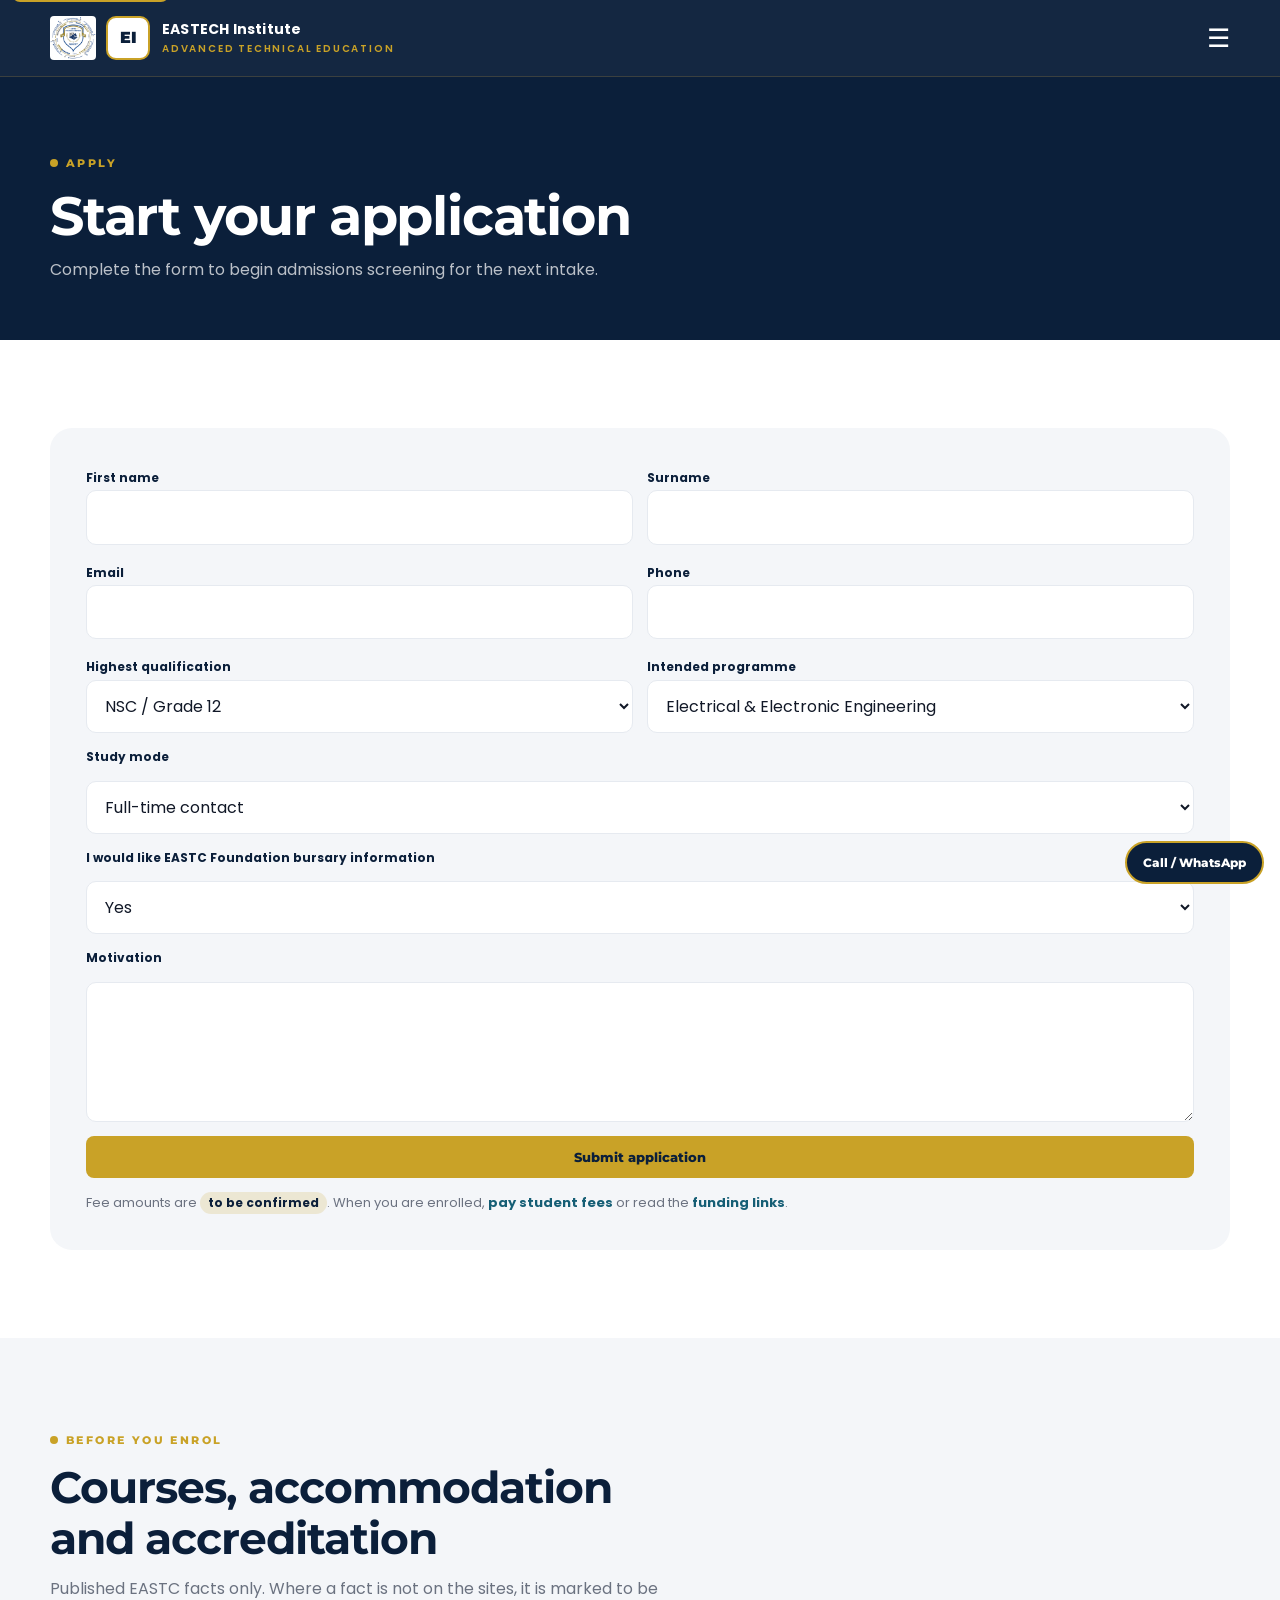
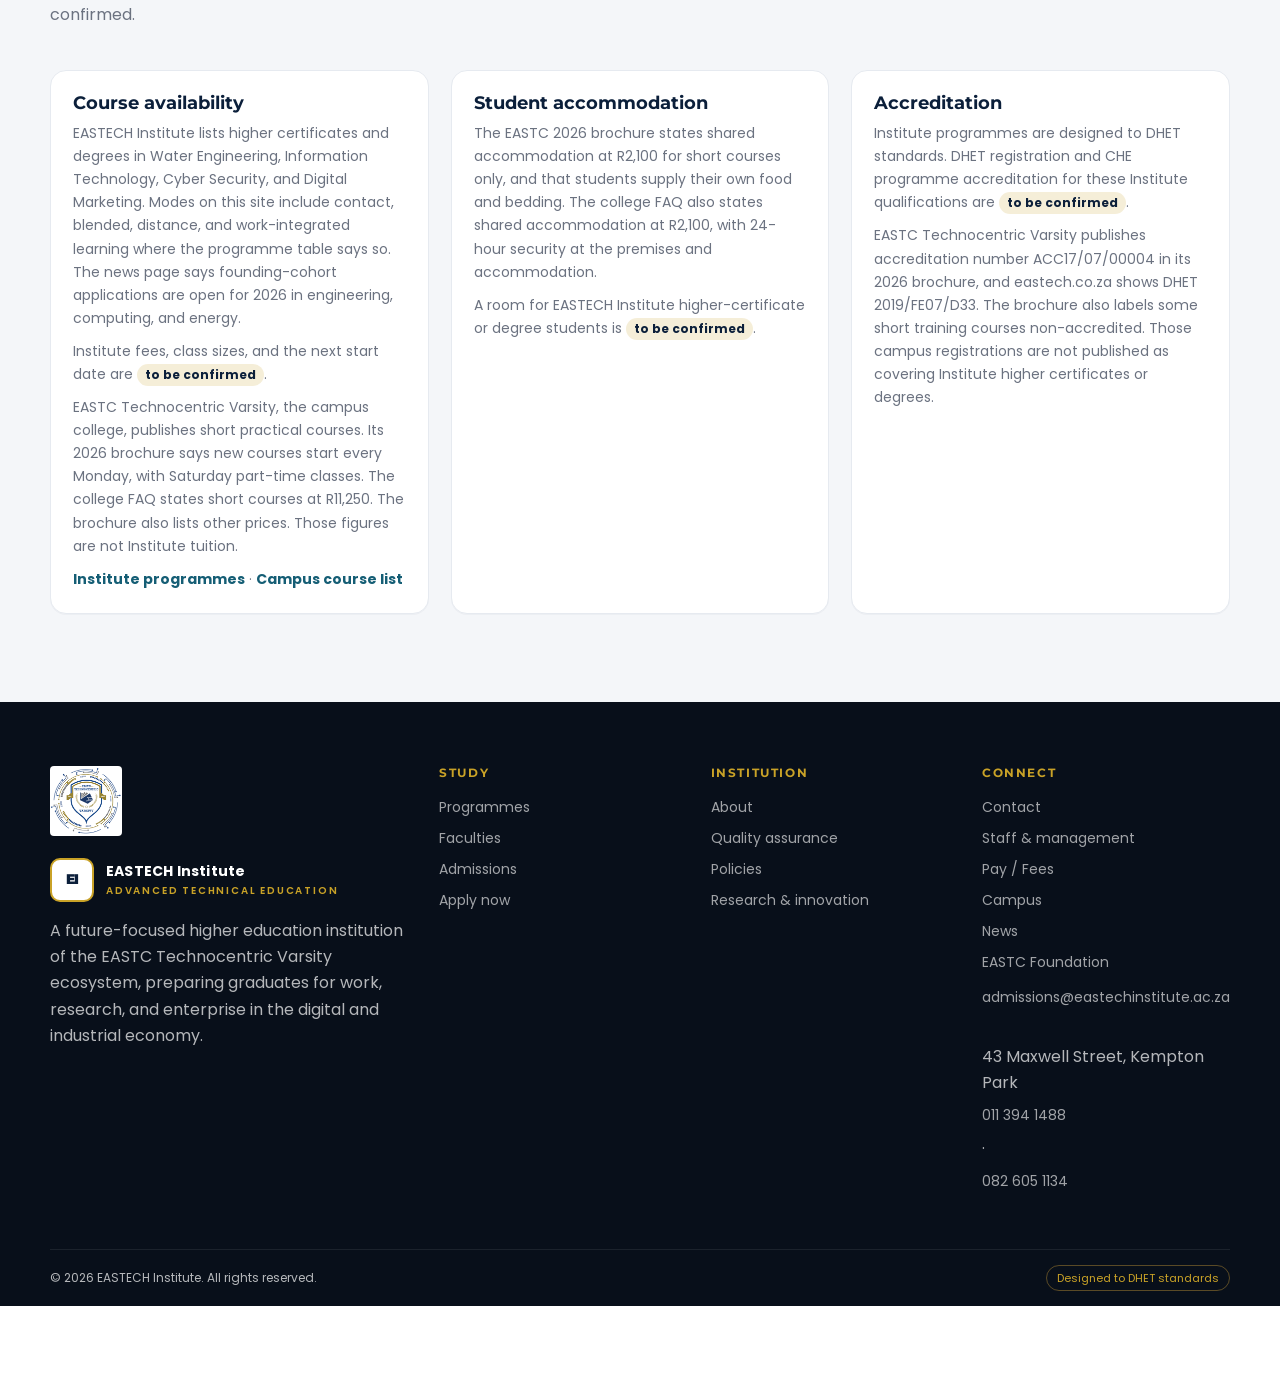
<file: apply.html>
<!DOCTYPE html>
<html lang="en">
<head>
<meta charset="UTF-8">
<meta name="viewport" content="width=device-width, initial-scale=1.0">
<title>Apply | EASTECH Institute</title>
<meta name="description" content="Application form for EASTECH Institute.">
<link rel="preconnect" href="https://fonts.googleapis.com">
<link rel="preconnect" href="https://fonts.gstatic.com" crossorigin>
<link href="https://fonts.googleapis.com/css2?family=Montserrat:wght@500;600;700;800;900&family=Poppins:wght@400;500;600;700&display=swap" rel="stylesheet">
<link rel="icon" type="image/png" href="assets/img/eastc-varsity-logo.png">
<link rel="stylesheet" href="assets/css/site.css">
</head>
<body class="institute">
<a class="skip" href="#main">Skip to content</a>


<header class="nav">
  <div class="wrap nav-inner">
    <div class="brand-lockup">
    <a class="parent-mark" href="https://eastc.co.za/"><img class="crest" src="assets/img/eastc-varsity-logo.png" width="567" height="550" alt="EASTC Technocentric Varsity"></a>
    <a class="brand" href="index.html">
      <div class="mark">EI</div>
      <div><strong>EASTECH Institute</strong><span>Advanced Technical Education</span></div>
    </a>
    </div>
    <button class="menu-btn" aria-label="Menu">☰</button>
    <nav class="nav-links">
      <a href="about.html">About</a>
      <a href="programmes.html">Programmes</a>
      <a href="faculties.html">Faculties</a>
      <a href="admissions.html">Admissions</a>
      <a href="campus.html">Campus</a>
      <a href="student-life.html">Student Life</a>
      <a href="quality.html">Quality</a>
      <a href="research.html">Research</a>
      <a href="contact.html">Contact</a>
      <a href="staff.html">Staff</a>
      <a class="btn btn-ghost" href="pay.html">Pay / Fees</a>
      <a class="btn btn-gold" href="apply.html">Apply</a>
    </nav>
  </div>
</header>

<main id="main">
<section class="page-hero"><div class="wrap"><div class="eyebrow">Apply</div><h1>Start your application</h1><p>Complete the form to begin admissions screening for the next intake.</p></div></section>
<section>
  <div class="wrap">
    <form class="panel" data-demo>
      <div class="form-row"><div><label for="field-1">First name</label><input id="field-1" required></div><div><label for="field-2">Surname</label><input id="field-2" required></div></div>
      <div class="form-row"><div><label for="field-3">Email</label><input id="field-3" type="email" required autocomplete="email"></div><div><label for="field-4">Phone</label><input id="field-4" required></div></div>
      <div class="form-row">
        <div><label for="field-5">Highest qualification</label><select id="field-5"><option>NSC / Grade 12</option><option>Nated / NCV</option><option>Trade test / artisan</option><option>Diploma or degree</option><option>RPL / work experience</option></select></div>
        <div><label for="field-6">Intended programme</label><select id="field-6"><option>Electrical &amp; Electronic Engineering</option><option>Mechanical &amp; Mechatronics</option><option>Information Technology</option><option>AI &amp; Data</option><option>Renewable Energy</option><option>Built Environment</option><option>OHS</option><option>Entrepreneurship &amp; Technology Management</option></select></div>
      </div>
      <label for="field-7">Study mode</label>
      <select id="field-7"><option>Full-time contact</option><option>Blended</option><option>Distance / online</option><option>Evening / block</option></select>
      <label for="field-8">I would like EASTC Foundation bursary information</label>
      <select id="field-8"><option>Yes</option><option>No</option></select>
      <label for="field-9">Motivation</label><textarea id="field-9"></textarea>
      <button class="btn btn-gold" type="submit">Submit application</button>
      <p class="success">Application received. Admissions will contact you with document requirements and intake dates.</p>
      <p class="note">Fee amounts are <span class="tbc">to be confirmed</span>. When you are enrolled, <a href="pay.html">pay student fees</a> or read the <a href="pay.html#funding">funding links</a>.</p>
    </form>
  </div>
</section>

<section class="study-facts" aria-labelledby="study-facts-title">
  <div class="wrap">
    <div class="section-head">
      <div class="eyebrow">Before you enrol</div>
      <h2 id="study-facts-title">Courses, accommodation and accreditation</h2>
      <p>Published EASTC facts only. Where a fact is not on the sites, it is marked to be confirmed.</p>
    </div>
    <div class="grid-3">
      <article class="card"><div class="card-body">
        <h3>Course availability</h3>
        <p>EASTECH Institute lists higher certificates and degrees in Water Engineering, Information Technology, Cyber Security, and Digital Marketing. Modes on this site include contact, blended, distance, and work-integrated learning where the programme table says so. The news page says founding-cohort applications are open for 2026 in engineering, computing, and energy.</p>
        <p>Institute fees, class sizes, and the next start date are <span class="tbc">to be confirmed</span>.</p>
        <p>EASTC Technocentric Varsity, the campus college, publishes short practical courses. Its 2026 brochure says new courses start every Monday, with Saturday part-time classes. The college FAQ states short courses at R11,250. The brochure also lists other prices. Those figures are not Institute tuition.</p>
        <p><a href="programmes.html">Institute programmes</a> · <a href="https://eastc.co.za/training-courses/">Campus course list</a></p>
      </div></article>
      <article class="card"><div class="card-body">
        <h3>Student accommodation</h3>
        <p>The EASTC 2026 brochure states shared accommodation at R2,100 for short courses only, and that students supply their own food and bedding. The college FAQ also states shared accommodation at R2,100, with 24-hour security at the premises and accommodation.</p>
        <p>A room for EASTECH Institute higher-certificate or degree students is <span class="tbc">to be confirmed</span>.</p>
      </div></article>
      <article class="card"><div class="card-body">
        <h3>Accreditation</h3>
        <p>Institute programmes are designed to DHET standards. DHET registration and CHE programme accreditation for these Institute qualifications are <span class="tbc">to be confirmed</span>.</p>
        <p>EASTC Technocentric Varsity publishes accreditation number ACC17/07/00004 in its 2026 brochure, and eastech.co.za shows DHET 2019/FE07/D33. The brochure also labels some short training courses non-accredited. Those campus registrations are not published as covering Institute higher certificates or degrees.</p>
      </div></article>
    </div>
  </div>
</section>
</main>
<footer>
  <div class="wrap foot-grid">
    <div>
      <a class="parent-mark" href="https://eastc.co.za/"><img class="crest" src="assets/img/eastc-varsity-logo.png" width="567" height="550" alt="EASTC Technocentric Varsity"></a>
      <a class="brand" href="index.html" style="margin-bottom:16px;display:inline-flex">
        <div class="mark">EI</div>
        <div><strong>EASTECH Institute</strong><span>Advanced Technical Education</span></div>
      </a>
      <p>A future-focused higher education institution of the EASTC Technocentric Varsity ecosystem, preparing graduates for work, research, and enterprise in the digital and industrial economy.</p>
    </div>
    <div>
      <h4>Study</h4>
      <a href="programmes.html">Programmes</a>
      <a href="faculties.html">Faculties</a>
      <a href="admissions.html">Admissions</a>
      <a href="apply.html">Apply now</a>
    </div>
    <div>
      <h4>Institution</h4>
      <a href="about.html">About</a>
      <a href="quality.html">Quality assurance</a>
      <a href="policies.html">Policies</a>
      <a href="research.html">Research &amp; innovation</a>
    </div>
    <div>
      <h4>Connect</h4>
      <a href="contact.html">Contact</a>
      <a href="staff.html">Staff &amp; management</a>
      <a href="pay.html">Pay / Fees</a>
      <a href="campus.html">Campus</a>
      <a href="news.html">News</a>
      <a href="https://eastechfoundation.co.za/">EASTC Foundation</a>
      <p style="margin-top:12px"><a href="mailto:admissions@eastechinstitute.ac.za">admissions@eastechinstitute.ac.za</a><br>43 Maxwell Street, Kempton Park<br><a href="tel:+27113941488">011 394 1488</a> · <a href="tel:+27826051134">082 605 1134</a></p>
    </div>
  </div>
  <div class="wrap legal">
    <div>&copy; <span data-year></span> EASTECH Institute. All rights reserved.</div>
    <div><span class="badge">Designed to DHET standards</span></div>
  </div>
</footer>

<script src="assets/js/site-config.js"></script>
<script src="assets/js/eastc.js"></script>
<script src="assets/js/site.js"></script>
</body>
</html>
</file>
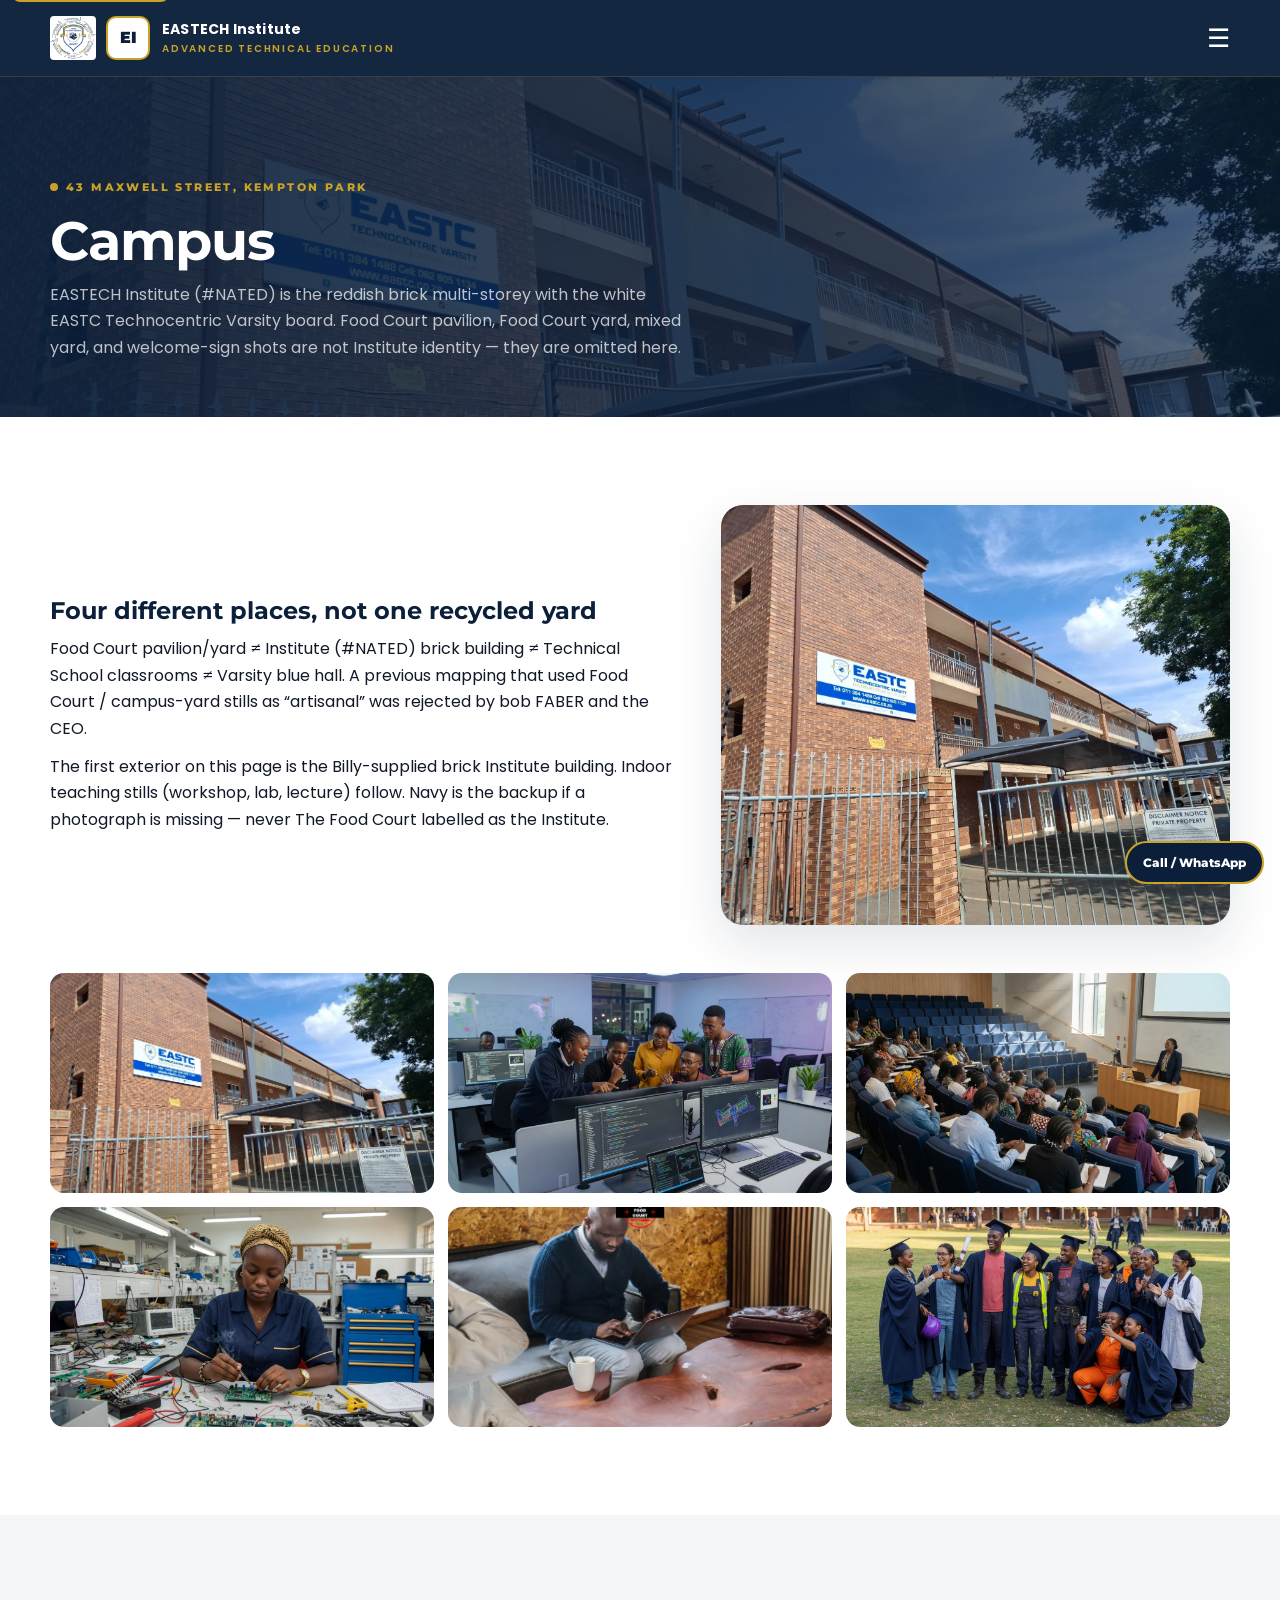
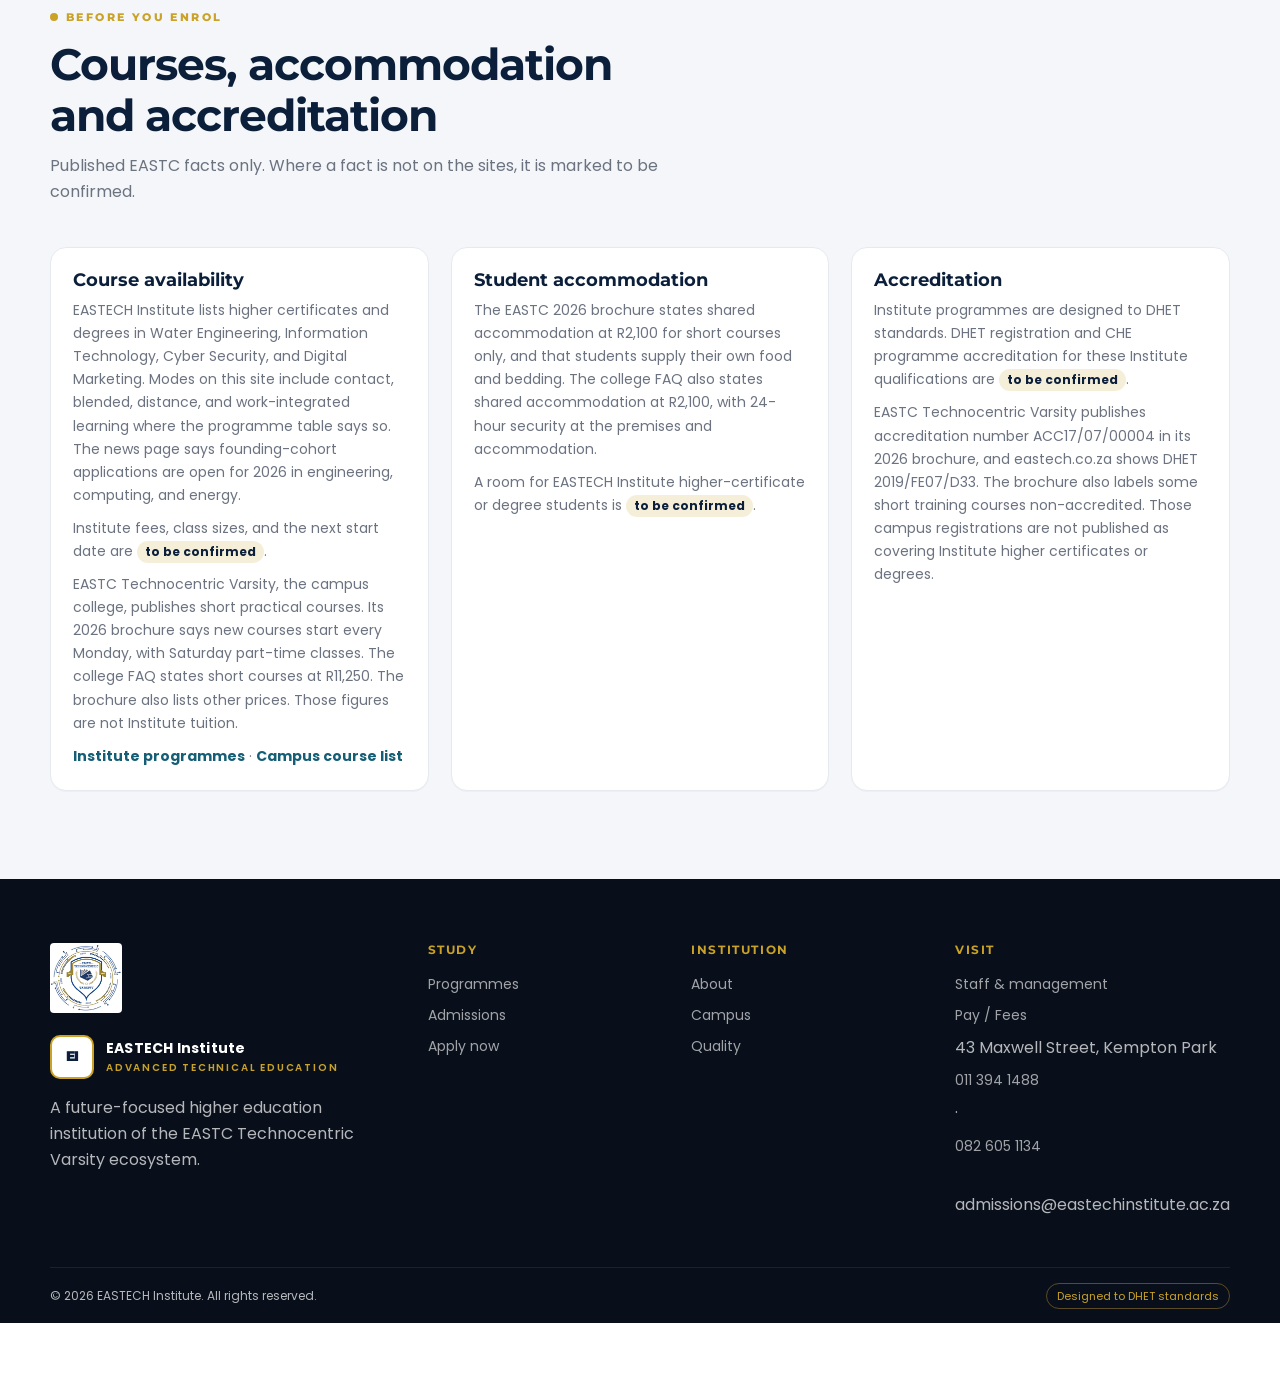
<file: campus.html>
<!DOCTYPE html>
<html lang="en">
<head>
<meta charset="UTF-8">
<meta name="viewport" content="width=device-width, initial-scale=1.0">
<title>Campus | EASTECH Institute</title>
<meta name="description" content="EASTECH Institute on the EASTC Technocentric Varsity campus, 43 Maxwell Street, Kempton Park.">
<link rel="preconnect" href="https://fonts.googleapis.com">
<link rel="preconnect" href="https://fonts.gstatic.com" crossorigin>
<link href="https://fonts.googleapis.com/css2?family=Montserrat:wght@500;600;700;800;900&family=Poppins:wght@400;500;600;700&display=swap" rel="stylesheet">
<link rel="icon" type="image/png" href="assets/img/eastc-varsity-logo.png">
<link rel="stylesheet" href="assets/css/site.css">
</head>
<body class="institute">
<a class="skip" href="#main">Skip to content</a>


<header class="nav">
  <div class="wrap nav-inner">
    <div class="brand-lockup">
    <a class="parent-mark" href="https://eastc.co.za/"><img class="crest" src="assets/img/eastc-varsity-logo.png" width="567" height="550" alt="EASTC Technocentric Varsity"></a>
    <a class="brand" href="index.html">
      <div class="mark">EI</div>
      <div><strong>EASTECH Institute</strong><span>Advanced Technical Education</span></div>
    </a>
    </div>
    <button class="menu-btn" aria-label="Menu">☰</button>
    <nav class="nav-links">
      <a href="about.html">About</a>
      <a href="programmes.html">Programmes</a>
      <a href="faculties.html">Faculties</a>
      <a href="admissions.html">Admissions</a>
      <a href="campus.html">Campus</a>
      <a href="student-life.html">Student Life</a>
      <a href="quality.html">Quality</a>
      <a href="research.html">Research</a>
      <a href="contact.html">Contact</a>
      <a href="staff.html">Staff</a>
      <a class="btn btn-ghost" href="pay.html">Pay / Fees</a>
      <a class="btn btn-gold" href="apply.html">Apply</a>
    </nav>
  </div>
</header>

<main id="main">
<section class="page-hero media">
  <div class="hero-bg" style="background-image:url('assets/img/institute-nated-building.jpg')"></div>
  <div class="wrap" style="position:relative;z-index:1">
    <div class="eyebrow">43 Maxwell Street, Kempton Park</div>
    <h1>Campus</h1>
    <p>EASTECH Institute (#NATED) is the reddish brick multi-storey with the white EASTC Technocentric Varsity board. Food Court pavilion, Food Court yard, mixed yard, and welcome-sign shots are not Institute identity — they are omitted here.</p>
  </div>
</section>

<section>
  <div class="wrap grid-2" style="margin-bottom:48px">
    <div>
      <h2 style="color:var(--navy);margin-bottom:12px">Four different places, not one recycled yard</h2>
      <p>Food Court pavilion/yard ≠ Institute (#NATED) brick building ≠ Technical School classrooms ≠ Varsity blue hall. A previous mapping that used Food Court / campus-yard stills as “artisanal” was rejected by bob FABER and the CEO.</p>
      <p style="margin-top:12px">The first exterior on this page is the Billy-supplied brick Institute building. Indoor teaching stills (workshop, lab, lecture) follow. Navy is the backup if a photograph is missing — never The Food Court labelled as the Institute.</p>
    </div>
    <img class="photo" src="assets/img/institute-nated-building.jpg" alt="Institute (#NATED) building — EASTC brick campus building" loading="lazy">
  </div>
  <div class="wrap">
    <div class="gallery">
      <img src="assets/img/institute-nated-building.jpg" alt="Institute (#NATED) building — EASTC brick campus building" loading="lazy">
      <img src="assets/img/lab.jpg" alt="Indoor computing laboratory" loading="lazy">
      <img src="assets/img/lecture.jpg" alt="Lecture" loading="lazy">
      <img src="assets/img/student.jpg" alt="Electronics laboratory" loading="lazy">
      <img src="assets/img/study.jpg" alt="Study space" loading="lazy">
      <img src="assets/img/graduates.jpg" alt="Graduates" loading="lazy">
    </div>
  </div>
</section>

<section class="study-facts" aria-labelledby="study-facts-title">
  <div class="wrap">
    <div class="section-head">
      <div class="eyebrow">Before you enrol</div>
      <h2 id="study-facts-title">Courses, accommodation and accreditation</h2>
      <p>Published EASTC facts only. Where a fact is not on the sites, it is marked to be confirmed.</p>
    </div>
    <div class="grid-3">
      <article class="card"><div class="card-body">
        <h3>Course availability</h3>
        <p>EASTECH Institute lists higher certificates and degrees in Water Engineering, Information Technology, Cyber Security, and Digital Marketing. Modes on this site include contact, blended, distance, and work-integrated learning where the programme table says so. The news page says founding-cohort applications are open for 2026 in engineering, computing, and energy.</p>
        <p>Institute fees, class sizes, and the next start date are <span class="tbc">to be confirmed</span>.</p>
        <p>EASTC Technocentric Varsity, the campus college, publishes short practical courses. Its 2026 brochure says new courses start every Monday, with Saturday part-time classes. The college FAQ states short courses at R11,250. The brochure also lists other prices. Those figures are not Institute tuition.</p>
        <p><a href="programmes.html">Institute programmes</a> · <a href="https://eastc.co.za/training-courses/">Campus course list</a></p>
      </div></article>
      <article class="card"><div class="card-body">
        <h3>Student accommodation</h3>
        <p>The EASTC 2026 brochure states shared accommodation at R2,100 for short courses only, and that students supply their own food and bedding. The college FAQ also states shared accommodation at R2,100, with 24-hour security at the premises and accommodation.</p>
        <p>A room for EASTECH Institute higher-certificate or degree students is <span class="tbc">to be confirmed</span>.</p>
      </div></article>
      <article class="card"><div class="card-body">
        <h3>Accreditation</h3>
        <p>Institute programmes are designed to DHET standards. DHET registration and CHE programme accreditation for these Institute qualifications are <span class="tbc">to be confirmed</span>.</p>
        <p>EASTC Technocentric Varsity publishes accreditation number ACC17/07/00004 in its 2026 brochure, and eastech.co.za shows DHET 2019/FE07/D33. The brochure also labels some short training courses non-accredited. Those campus registrations are not published as covering Institute higher certificates or degrees.</p>
      </div></article>
    </div>
  </div>
</section>
</main>
<footer>
  <div class="wrap foot-grid">
    <div>
      <a class="parent-mark" href="https://eastc.co.za/"><img class="crest" src="assets/img/eastc-varsity-logo.png" width="567" height="550" alt="EASTC Technocentric Varsity"></a>
      <a class="brand" href="index.html" style="margin-bottom:16px;display:inline-flex">
        <div class="mark">EI</div>
        <div><strong>EASTECH Institute</strong><span>Advanced Technical Education</span></div>
      </a>
      <p>A future-focused higher education institution of the EASTC Technocentric Varsity ecosystem.</p>
    </div>
    <div>
      <h4>Study</h4>
      <a href="programmes.html">Programmes</a>
      <a href="admissions.html">Admissions</a>
      <a href="apply.html">Apply now</a>
    </div>
    <div>
      <h4>Institution</h4>
      <a href="about.html">About</a>
      <a href="campus.html">Campus</a>
      <a href="quality.html">Quality</a>
    </div>
    <div>
      <h4>Visit</h4>
      <a href="staff.html">Staff &amp; management</a>
      <a href="pay.html">Pay / Fees</a>
      <p>43 Maxwell Street, Kempton Park<br><a href="tel:+27113941488">011 394 1488</a> · <a href="tel:+27826051134">082 605 1134</a><br>admissions@eastechinstitute.ac.za</p>
    </div>
  </div>
  <div class="wrap legal">
    <div>&copy; <span data-year></span> EASTECH Institute. All rights reserved.</div>
    <div><span class="badge">Designed to DHET standards</span></div>
  </div>
</footer>
<script src="assets/js/site-config.js"></script>
<script src="assets/js/eastc.js"></script>
<script src="assets/js/site.js"></script>
</body>
</html>
</file>
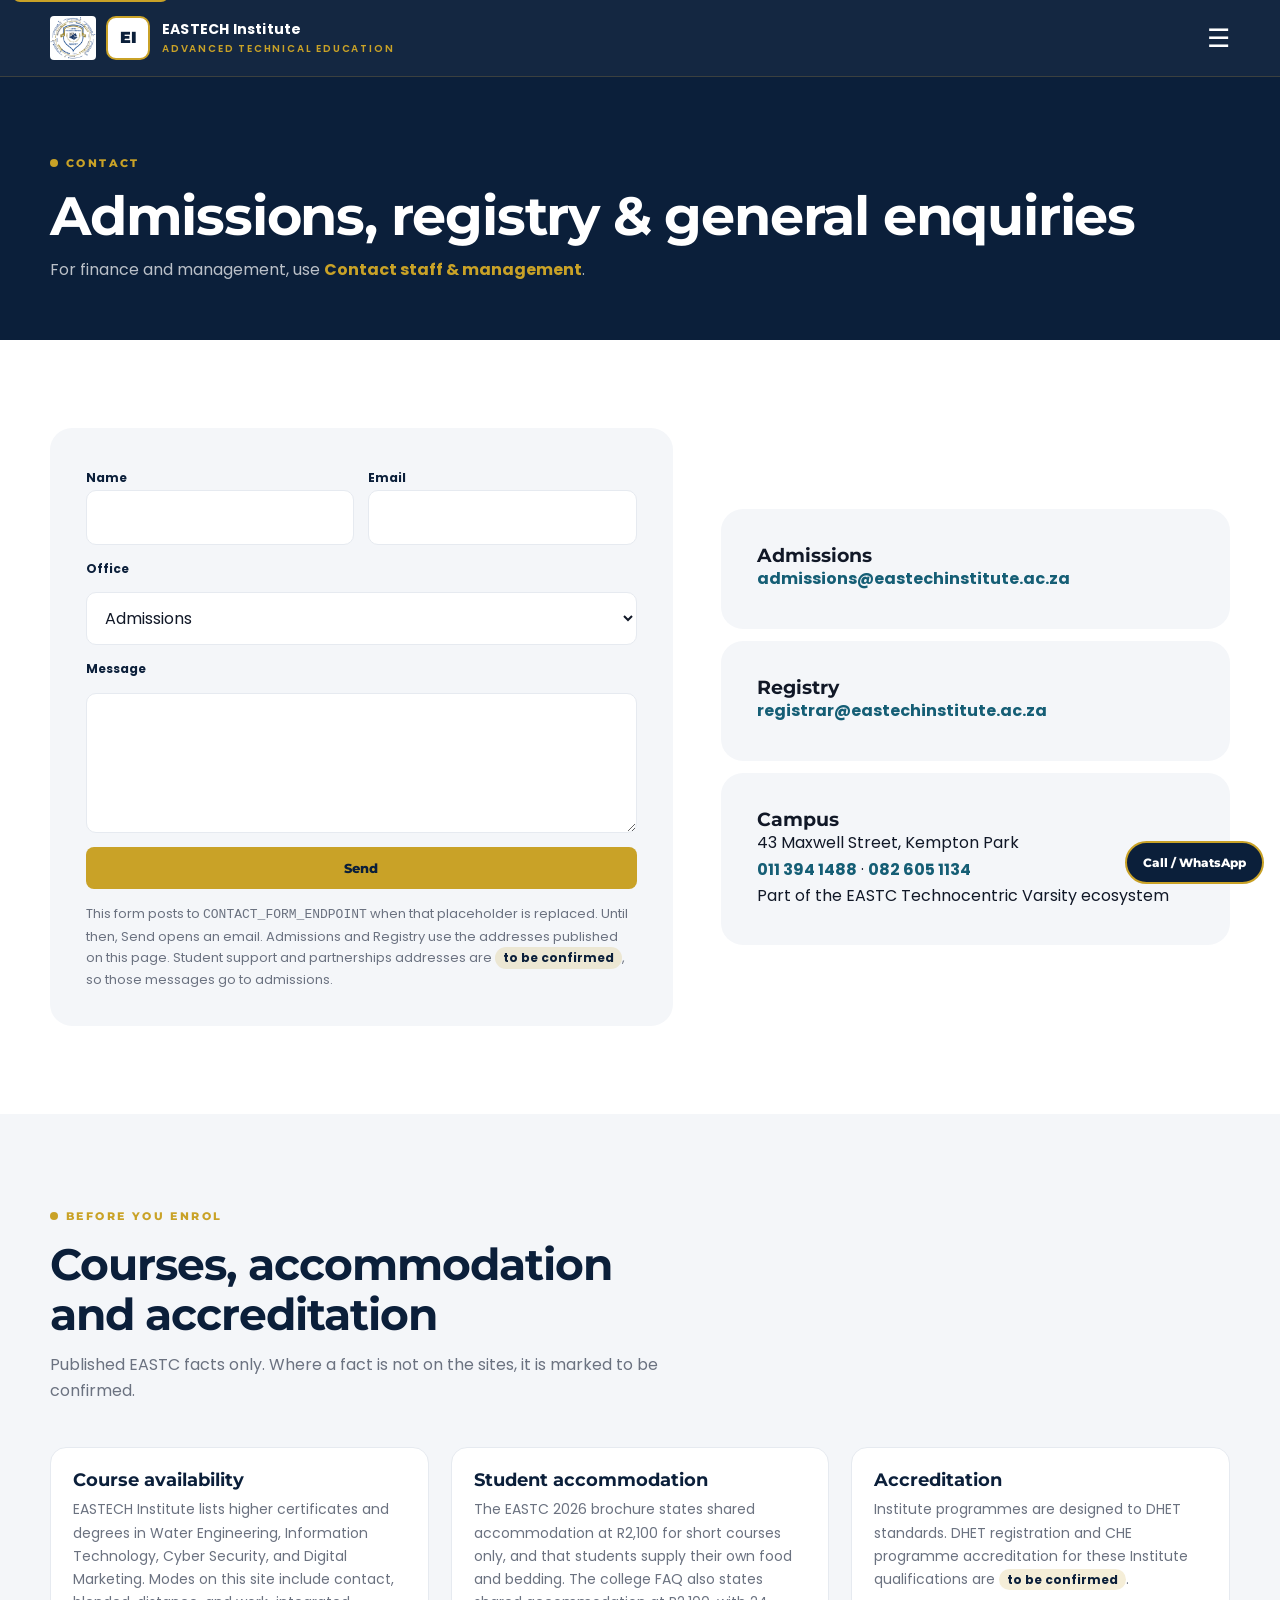
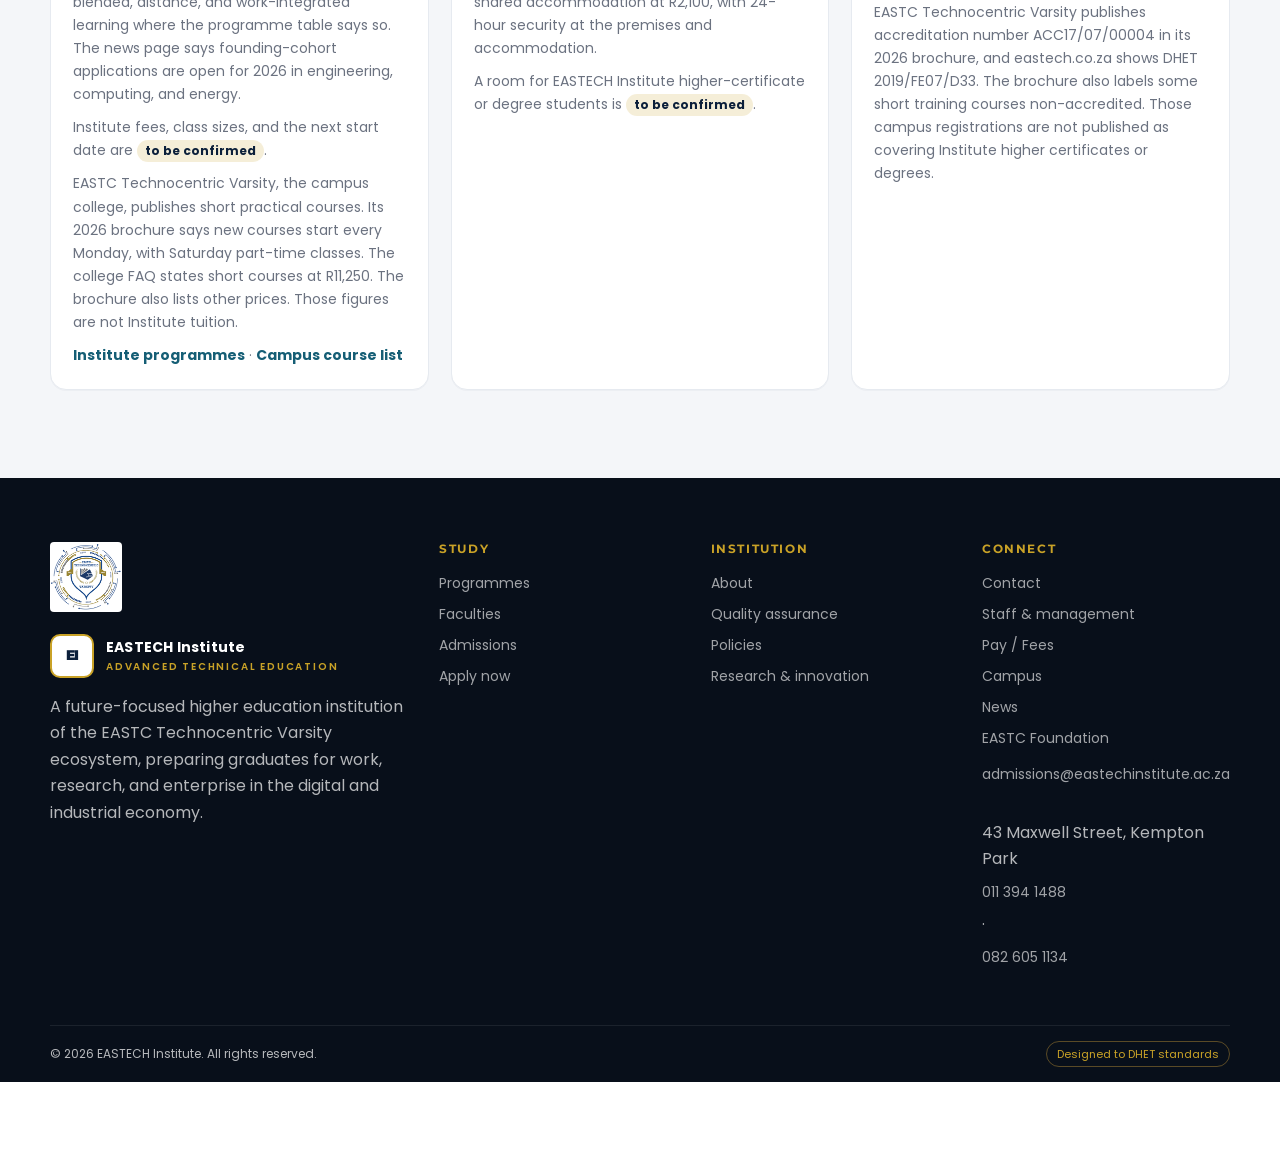
<file: contact.html>
<!DOCTYPE html>
<html lang="en">
<head>
<meta charset="UTF-8">
<meta name="viewport" content="width=device-width, initial-scale=1.0">
<title>Contact | EASTECH Institute</title>
<meta name="description" content="Contact EASTECH Institute admissions and registry.">
<link rel="preconnect" href="https://fonts.googleapis.com">
<link rel="preconnect" href="https://fonts.gstatic.com" crossorigin>
<link href="https://fonts.googleapis.com/css2?family=Montserrat:wght@500;600;700;800;900&family=Poppins:wght@400;500;600;700&display=swap" rel="stylesheet">
<link rel="icon" type="image/png" href="assets/img/eastc-varsity-logo.png">
<link rel="stylesheet" href="assets/css/site.css">
</head>
<body class="institute">
<a class="skip" href="#main">Skip to content</a>


<header class="nav">
  <div class="wrap nav-inner">
    <div class="brand-lockup">
    <a class="parent-mark" href="https://eastc.co.za/"><img class="crest" src="assets/img/eastc-varsity-logo.png" width="567" height="550" alt="EASTC Technocentric Varsity"></a>
    <a class="brand" href="index.html">
      <div class="mark">EI</div>
      <div><strong>EASTECH Institute</strong><span>Advanced Technical Education</span></div>
    </a>
    </div>
    <button class="menu-btn" aria-label="Menu">☰</button>
    <nav class="nav-links">
      <a href="about.html">About</a>
      <a href="programmes.html">Programmes</a>
      <a href="faculties.html">Faculties</a>
      <a href="admissions.html">Admissions</a>
      <a href="campus.html">Campus</a>
      <a href="student-life.html">Student Life</a>
      <a href="quality.html">Quality</a>
      <a href="research.html">Research</a>
      <a href="contact.html">Contact</a>
      <a href="staff.html">Staff</a>
      <a class="btn btn-ghost" href="pay.html">Pay / Fees</a>
      <a class="btn btn-gold" href="apply.html">Apply</a>
    </nav>
  </div>
</header>

<main id="main">
<section class="page-hero"><div class="wrap"><div class="eyebrow">Contact</div><h1>Admissions, registry &amp; general enquiries</h1><p>For finance and management, use <a href="staff.html">Contact staff &amp; management</a>.</p></div></section>
<section>
  <div class="wrap grid-2">
    <form class="panel" data-contact-form>
      <div class="form-row"><div><label for="name">Name</label><input id="name" name="name" required autocomplete="name"></div><div><label for="email">Email</label><input id="email" name="email" type="email" required autocomplete="email"></div></div>
      <label for="department">Office</label>
      <select id="department" name="department"><option>Admissions</option><option>Registry</option><option>Student support</option><option>Partnerships / WIL hosts</option></select>
      <label for="message">Message</label><textarea id="message" name="message" required></textarea>
      <button class="btn btn-gold" type="submit">Send</button>
      <p class="notice" role="status"></p>
      <p class="note">This form posts to <code>CONTACT_FORM_ENDPOINT</code> when that placeholder is replaced. Until then, Send opens an email. Admissions and Registry use the addresses published on this page. Student support and partnerships addresses are <span class="tbc">to be confirmed</span>, so those messages go to admissions.</p>
    </form>
    <div>
      <div class="panel" style="margin-bottom:12px"><h3>Admissions</h3><p><a href="mailto:admissions@eastechinstitute.ac.za">admissions@eastechinstitute.ac.za</a></p></div>
      <div class="panel" style="margin-bottom:12px"><h3>Registry</h3><p><a href="mailto:registrar@eastechinstitute.ac.za">registrar@eastechinstitute.ac.za</a></p></div>
      <div class="panel"><h3>Campus</h3><p>43 Maxwell Street, Kempton Park<br><a href="tel:+27113941488">011 394 1488</a> · <a href="tel:+27826051134">082 605 1134</a><br>Part of the EASTC Technocentric Varsity ecosystem</p></div>
    </div>
  </div>
</section>

<section class="study-facts" aria-labelledby="study-facts-title">
  <div class="wrap">
    <div class="section-head">
      <div class="eyebrow">Before you enrol</div>
      <h2 id="study-facts-title">Courses, accommodation and accreditation</h2>
      <p>Published EASTC facts only. Where a fact is not on the sites, it is marked to be confirmed.</p>
    </div>
    <div class="grid-3">
      <article class="card"><div class="card-body">
        <h3>Course availability</h3>
        <p>EASTECH Institute lists higher certificates and degrees in Water Engineering, Information Technology, Cyber Security, and Digital Marketing. Modes on this site include contact, blended, distance, and work-integrated learning where the programme table says so. The news page says founding-cohort applications are open for 2026 in engineering, computing, and energy.</p>
        <p>Institute fees, class sizes, and the next start date are <span class="tbc">to be confirmed</span>.</p>
        <p>EASTC Technocentric Varsity, the campus college, publishes short practical courses. Its 2026 brochure says new courses start every Monday, with Saturday part-time classes. The college FAQ states short courses at R11,250. The brochure also lists other prices. Those figures are not Institute tuition.</p>
        <p><a href="programmes.html">Institute programmes</a> · <a href="https://eastc.co.za/training-courses/">Campus course list</a></p>
      </div></article>
      <article class="card"><div class="card-body">
        <h3>Student accommodation</h3>
        <p>The EASTC 2026 brochure states shared accommodation at R2,100 for short courses only, and that students supply their own food and bedding. The college FAQ also states shared accommodation at R2,100, with 24-hour security at the premises and accommodation.</p>
        <p>A room for EASTECH Institute higher-certificate or degree students is <span class="tbc">to be confirmed</span>.</p>
      </div></article>
      <article class="card"><div class="card-body">
        <h3>Accreditation</h3>
        <p>Institute programmes are designed to DHET standards. DHET registration and CHE programme accreditation for these Institute qualifications are <span class="tbc">to be confirmed</span>.</p>
        <p>EASTC Technocentric Varsity publishes accreditation number ACC17/07/00004 in its 2026 brochure, and eastech.co.za shows DHET 2019/FE07/D33. The brochure also labels some short training courses non-accredited. Those campus registrations are not published as covering Institute higher certificates or degrees.</p>
      </div></article>
    </div>
  </div>
</section>
</main>
<footer>
  <div class="wrap foot-grid">
    <div>
      <a class="parent-mark" href="https://eastc.co.za/"><img class="crest" src="assets/img/eastc-varsity-logo.png" width="567" height="550" alt="EASTC Technocentric Varsity"></a>
      <a class="brand" href="index.html" style="margin-bottom:16px;display:inline-flex">
        <div class="mark">EI</div>
        <div><strong>EASTECH Institute</strong><span>Advanced Technical Education</span></div>
      </a>
      <p>A future-focused higher education institution of the EASTC Technocentric Varsity ecosystem, preparing graduates for work, research, and enterprise in the digital and industrial economy.</p>
    </div>
    <div>
      <h4>Study</h4>
      <a href="programmes.html">Programmes</a>
      <a href="faculties.html">Faculties</a>
      <a href="admissions.html">Admissions</a>
      <a href="apply.html">Apply now</a>
    </div>
    <div>
      <h4>Institution</h4>
      <a href="about.html">About</a>
      <a href="quality.html">Quality assurance</a>
      <a href="policies.html">Policies</a>
      <a href="research.html">Research &amp; innovation</a>
    </div>
    <div>
      <h4>Connect</h4>
      <a href="contact.html">Contact</a>
      <a href="staff.html">Staff &amp; management</a>
      <a href="pay.html">Pay / Fees</a>
      <a href="campus.html">Campus</a>
      <a href="news.html">News</a>
      <a href="https://eastechfoundation.co.za/">EASTC Foundation</a>
      <p style="margin-top:12px"><a href="mailto:admissions@eastechinstitute.ac.za">admissions@eastechinstitute.ac.za</a><br>43 Maxwell Street, Kempton Park<br><a href="tel:+27113941488">011 394 1488</a> · <a href="tel:+27826051134">082 605 1134</a></p>
    </div>
  </div>
  <div class="wrap legal">
    <div>&copy; <span data-year></span> EASTECH Institute. All rights reserved.</div>
    <div><span class="badge">Designed to DHET standards</span></div>
  </div>
</footer>

<script src="assets/js/site-config.js"></script>
<script src="assets/js/eastc.js"></script>
<script src="assets/js/site.js"></script>
</body>
</html>
</file>
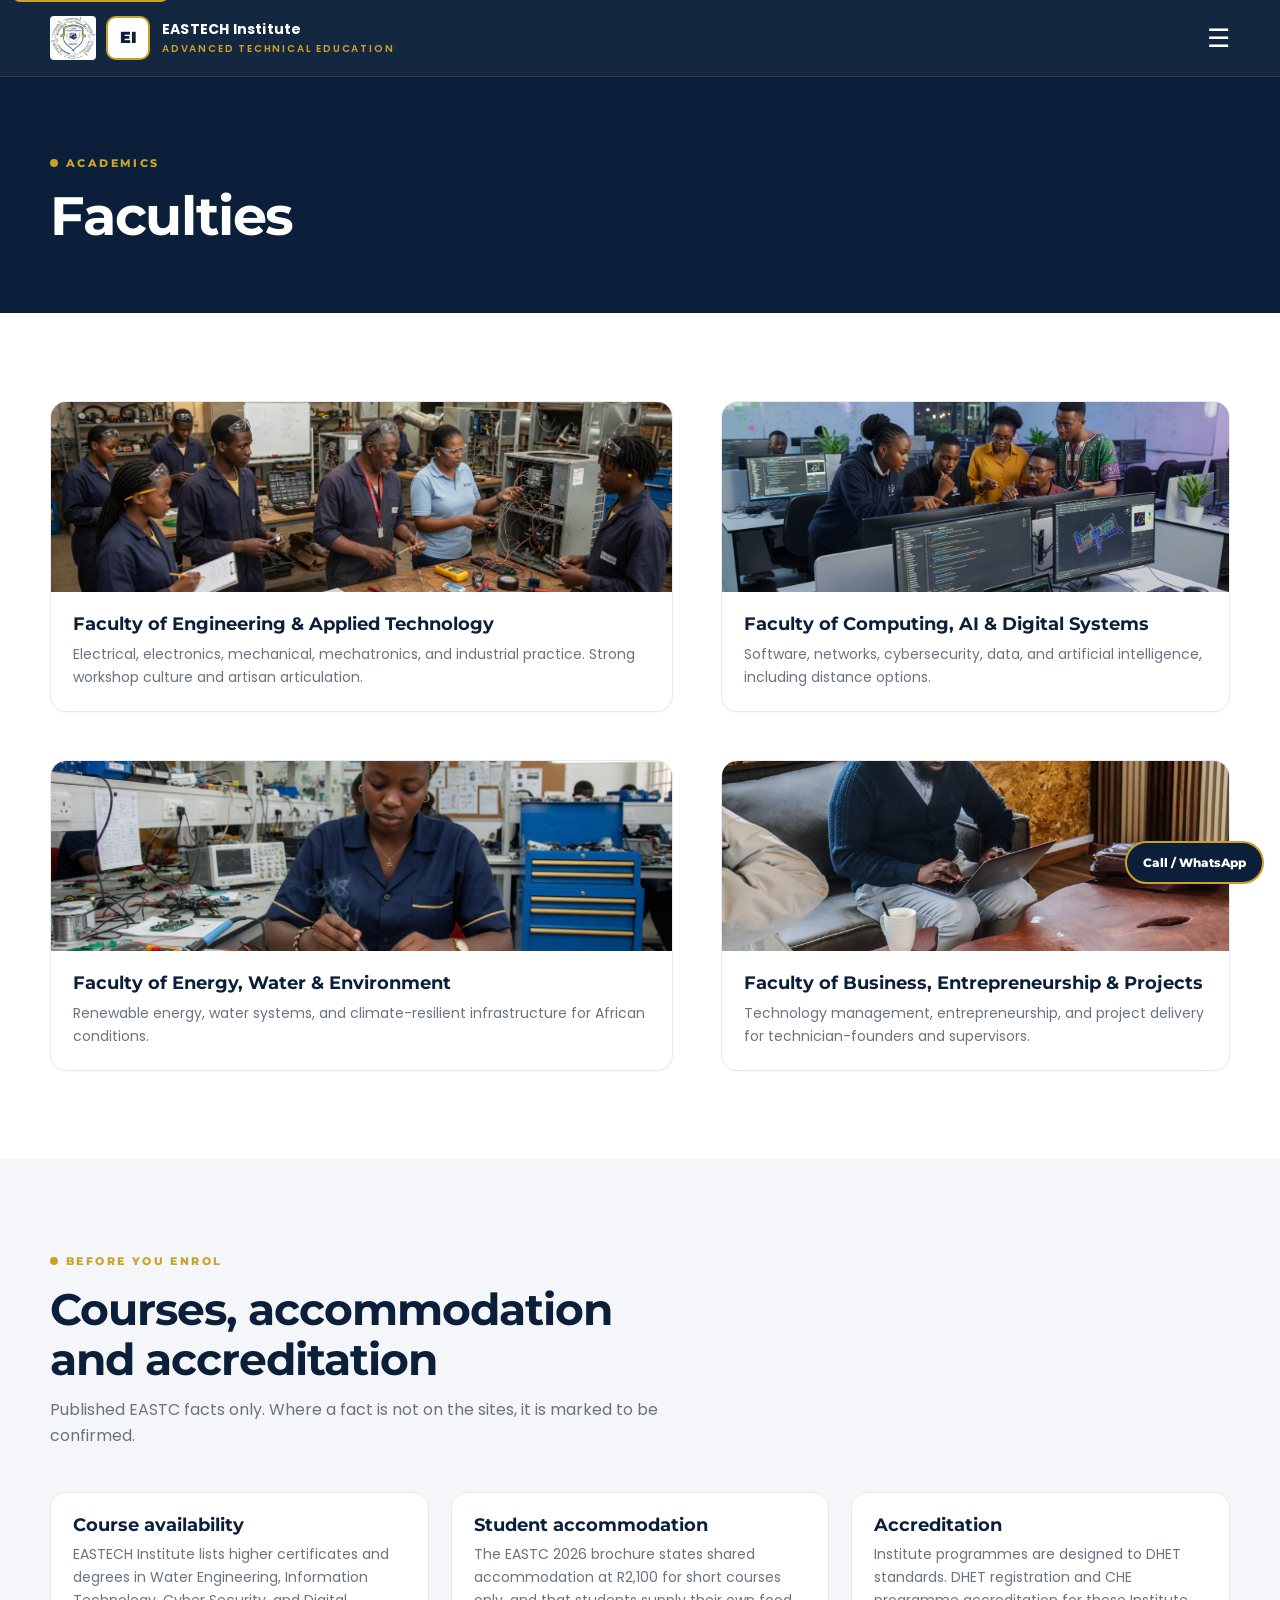
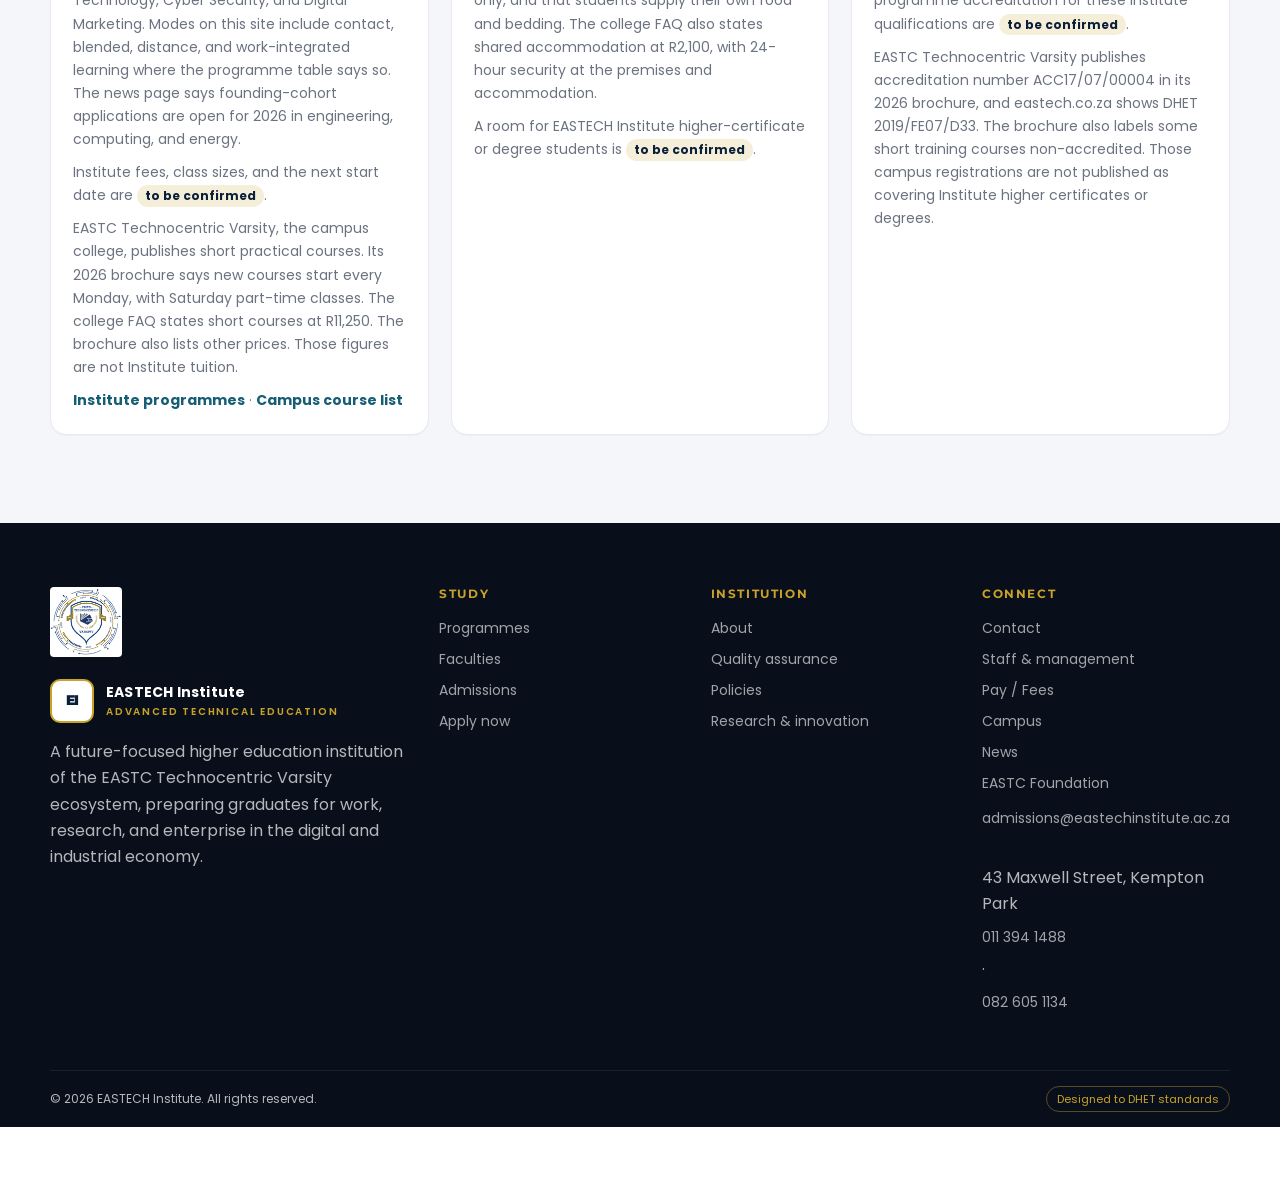
<file: faculties.html>
<!DOCTYPE html>
<html lang="en">
<head>
<meta charset="UTF-8">
<meta name="viewport" content="width=device-width, initial-scale=1.0">
<title>Faculties | EASTECH Institute</title>
<meta name="description" content="Academic faculties at EASTECH Institute.">
<link rel="preconnect" href="https://fonts.googleapis.com">
<link rel="preconnect" href="https://fonts.gstatic.com" crossorigin>
<link href="https://fonts.googleapis.com/css2?family=Montserrat:wght@500;600;700;800;900&family=Poppins:wght@400;500;600;700&display=swap" rel="stylesheet">
<link rel="icon" type="image/png" href="assets/img/eastc-varsity-logo.png">
<link rel="stylesheet" href="assets/css/site.css">
</head>
<body class="institute">
<a class="skip" href="#main">Skip to content</a>


<header class="nav">
  <div class="wrap nav-inner">
    <div class="brand-lockup">
    <a class="parent-mark" href="https://eastc.co.za/"><img class="crest" src="assets/img/eastc-varsity-logo.png" width="567" height="550" alt="EASTC Technocentric Varsity"></a>
    <a class="brand" href="index.html">
      <div class="mark">EI</div>
      <div><strong>EASTECH Institute</strong><span>Advanced Technical Education</span></div>
    </a>
    </div>
    <button class="menu-btn" aria-label="Menu">☰</button>
    <nav class="nav-links">
      <a href="about.html">About</a>
      <a href="programmes.html">Programmes</a>
      <a href="faculties.html">Faculties</a>
      <a href="admissions.html">Admissions</a>
      <a href="campus.html">Campus</a>
      <a href="student-life.html">Student Life</a>
      <a href="quality.html">Quality</a>
      <a href="research.html">Research</a>
      <a href="contact.html">Contact</a>
      <a href="staff.html">Staff</a>
      <a class="btn btn-ghost" href="pay.html">Pay / Fees</a>
      <a class="btn btn-gold" href="apply.html">Apply</a>
    </nav>
  </div>
</header>

<main id="main">
<section class="page-hero"><div class="wrap"><div class="eyebrow">Academics</div><h1>Faculties</h1></div></section>
<section>
  <div class="wrap grid-2">
    <article class="card"><img src="assets/img/workshop.jpg" alt="Indoor engineering workshop teaching" loading="lazy"><div class="card-body"><h3>Faculty of Engineering &amp; Applied Technology</h3><p>Electrical, electronics, mechanical, mechatronics, and industrial practice. Strong workshop culture and artisan articulation.</p></div></article>
    <article class="card"><img src="assets/img/lab.jpg" alt="Indoor computing laboratory" loading="lazy"><div class="card-body"><h3>Faculty of Computing, AI &amp; Digital Systems</h3><p>Software, networks, cybersecurity, data, and artificial intelligence, including distance options.</p></div></article>
    <article class="card"><img src="assets/img/student.jpg" alt="Electronics laboratory" loading="lazy"><div class="card-body"><h3>Faculty of Energy, Water &amp; Environment</h3><p>Renewable energy, water systems, and climate-resilient infrastructure for African conditions.</p></div></article>
    <article class="card"><img src="assets/img/study.jpg" alt="Study and project space" loading="lazy"><div class="card-body"><h3>Faculty of Business, Entrepreneurship &amp; Projects</h3><p>Technology management, entrepreneurship, and project delivery for technician-founders and supervisors.</p></div></article>
  </div>
</section>

<section class="study-facts" aria-labelledby="study-facts-title">
  <div class="wrap">
    <div class="section-head">
      <div class="eyebrow">Before you enrol</div>
      <h2 id="study-facts-title">Courses, accommodation and accreditation</h2>
      <p>Published EASTC facts only. Where a fact is not on the sites, it is marked to be confirmed.</p>
    </div>
    <div class="grid-3">
      <article class="card"><div class="card-body">
        <h3>Course availability</h3>
        <p>EASTECH Institute lists higher certificates and degrees in Water Engineering, Information Technology, Cyber Security, and Digital Marketing. Modes on this site include contact, blended, distance, and work-integrated learning where the programme table says so. The news page says founding-cohort applications are open for 2026 in engineering, computing, and energy.</p>
        <p>Institute fees, class sizes, and the next start date are <span class="tbc">to be confirmed</span>.</p>
        <p>EASTC Technocentric Varsity, the campus college, publishes short practical courses. Its 2026 brochure says new courses start every Monday, with Saturday part-time classes. The college FAQ states short courses at R11,250. The brochure also lists other prices. Those figures are not Institute tuition.</p>
        <p><a href="programmes.html">Institute programmes</a> · <a href="https://eastc.co.za/training-courses/">Campus course list</a></p>
      </div></article>
      <article class="card"><div class="card-body">
        <h3>Student accommodation</h3>
        <p>The EASTC 2026 brochure states shared accommodation at R2,100 for short courses only, and that students supply their own food and bedding. The college FAQ also states shared accommodation at R2,100, with 24-hour security at the premises and accommodation.</p>
        <p>A room for EASTECH Institute higher-certificate or degree students is <span class="tbc">to be confirmed</span>.</p>
      </div></article>
      <article class="card"><div class="card-body">
        <h3>Accreditation</h3>
        <p>Institute programmes are designed to DHET standards. DHET registration and CHE programme accreditation for these Institute qualifications are <span class="tbc">to be confirmed</span>.</p>
        <p>EASTC Technocentric Varsity publishes accreditation number ACC17/07/00004 in its 2026 brochure, and eastech.co.za shows DHET 2019/FE07/D33. The brochure also labels some short training courses non-accredited. Those campus registrations are not published as covering Institute higher certificates or degrees.</p>
      </div></article>
    </div>
  </div>
</section>
</main>
<footer>
  <div class="wrap foot-grid">
    <div>
      <a class="parent-mark" href="https://eastc.co.za/"><img class="crest" src="assets/img/eastc-varsity-logo.png" width="567" height="550" alt="EASTC Technocentric Varsity"></a>
      <a class="brand" href="index.html" style="margin-bottom:16px;display:inline-flex">
        <div class="mark">EI</div>
        <div><strong>EASTECH Institute</strong><span>Advanced Technical Education</span></div>
      </a>
      <p>A future-focused higher education institution of the EASTC Technocentric Varsity ecosystem, preparing graduates for work, research, and enterprise in the digital and industrial economy.</p>
    </div>
    <div>
      <h4>Study</h4>
      <a href="programmes.html">Programmes</a>
      <a href="faculties.html">Faculties</a>
      <a href="admissions.html">Admissions</a>
      <a href="apply.html">Apply now</a>
    </div>
    <div>
      <h4>Institution</h4>
      <a href="about.html">About</a>
      <a href="quality.html">Quality assurance</a>
      <a href="policies.html">Policies</a>
      <a href="research.html">Research &amp; innovation</a>
    </div>
    <div>
      <h4>Connect</h4>
      <a href="contact.html">Contact</a>
      <a href="staff.html">Staff &amp; management</a>
      <a href="pay.html">Pay / Fees</a>
      <a href="campus.html">Campus</a>
      <a href="news.html">News</a>
      <a href="https://eastechfoundation.co.za/">EASTC Foundation</a>
      <p style="margin-top:12px"><a href="mailto:admissions@eastechinstitute.ac.za">admissions@eastechinstitute.ac.za</a><br>43 Maxwell Street, Kempton Park<br><a href="tel:+27113941488">011 394 1488</a> · <a href="tel:+27826051134">082 605 1134</a></p>
    </div>
  </div>
  <div class="wrap legal">
    <div>&copy; <span data-year></span> EASTECH Institute. All rights reserved.</div>
    <div><span class="badge">Designed to DHET standards</span></div>
  </div>
</footer>

<script src="assets/js/site-config.js"></script>
<script src="assets/js/eastc.js"></script>
<script src="assets/js/site.js"></script>
</body>
</html>
</file>
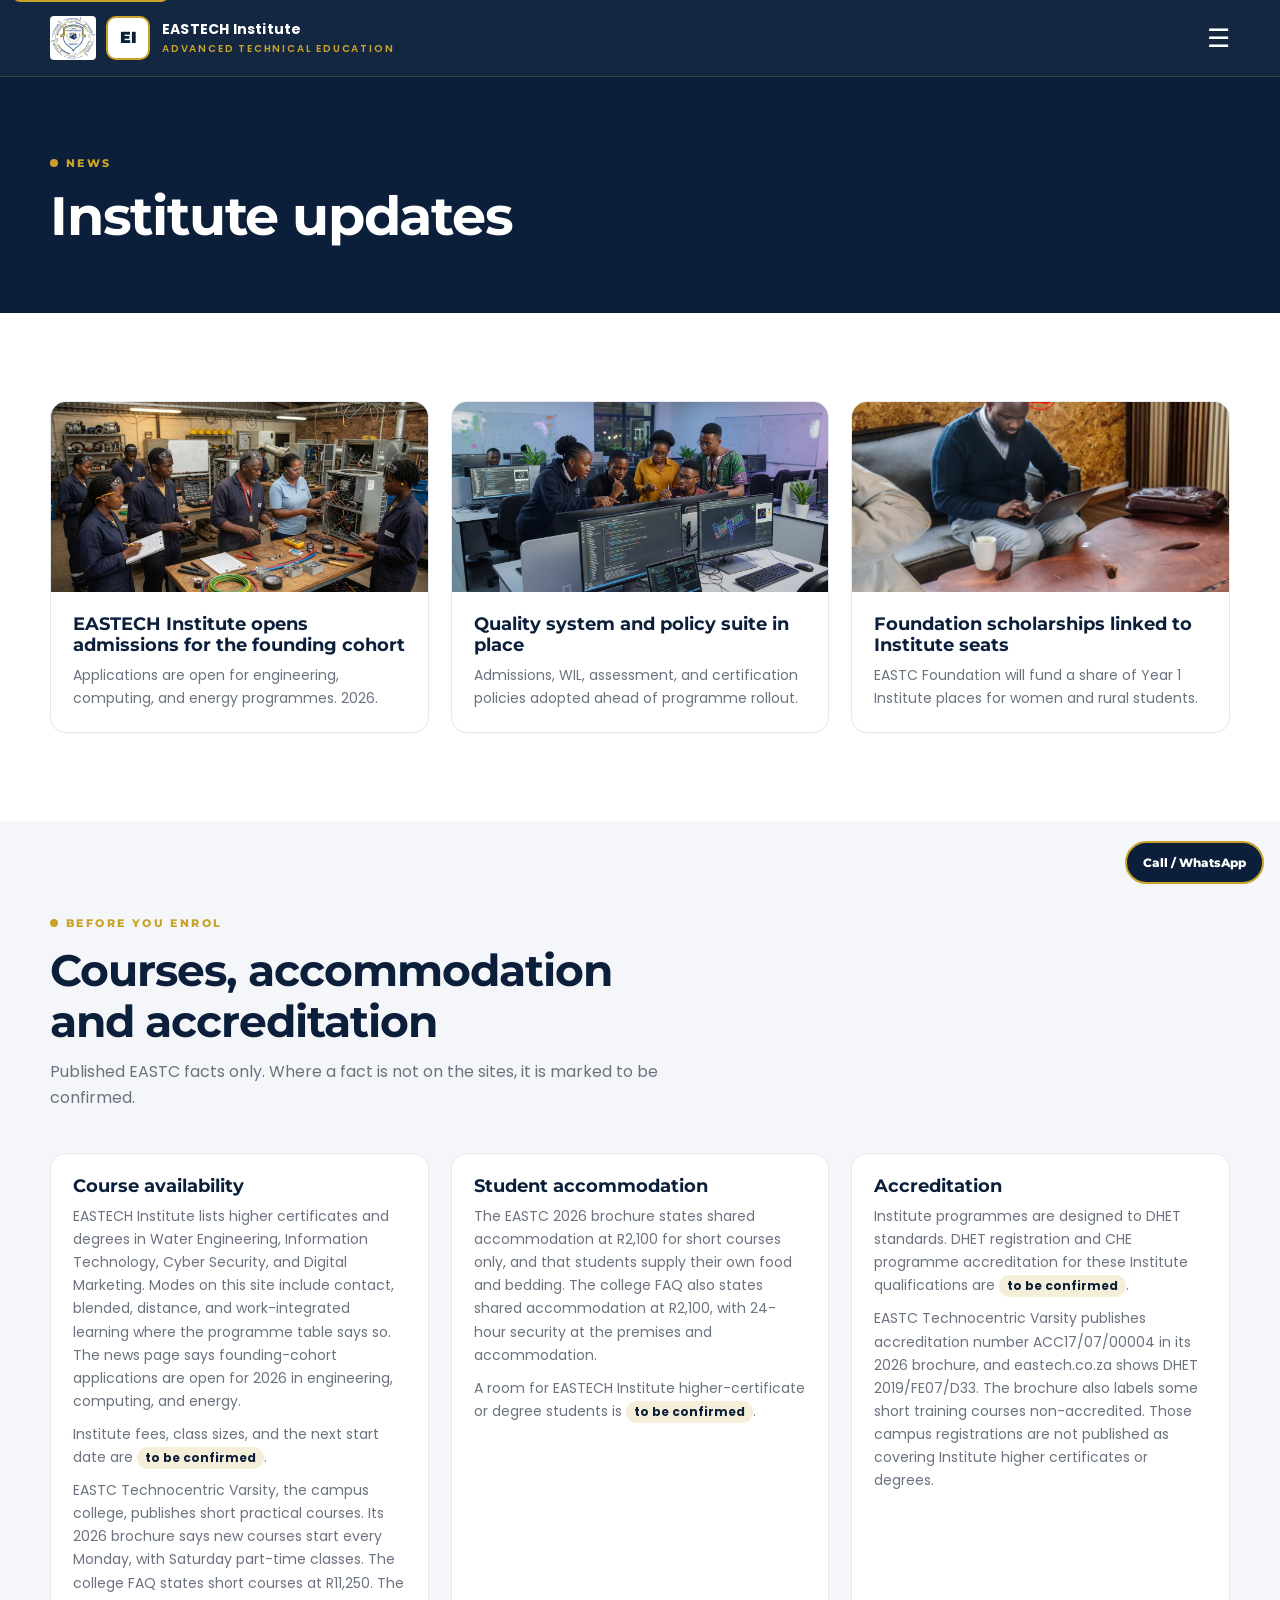
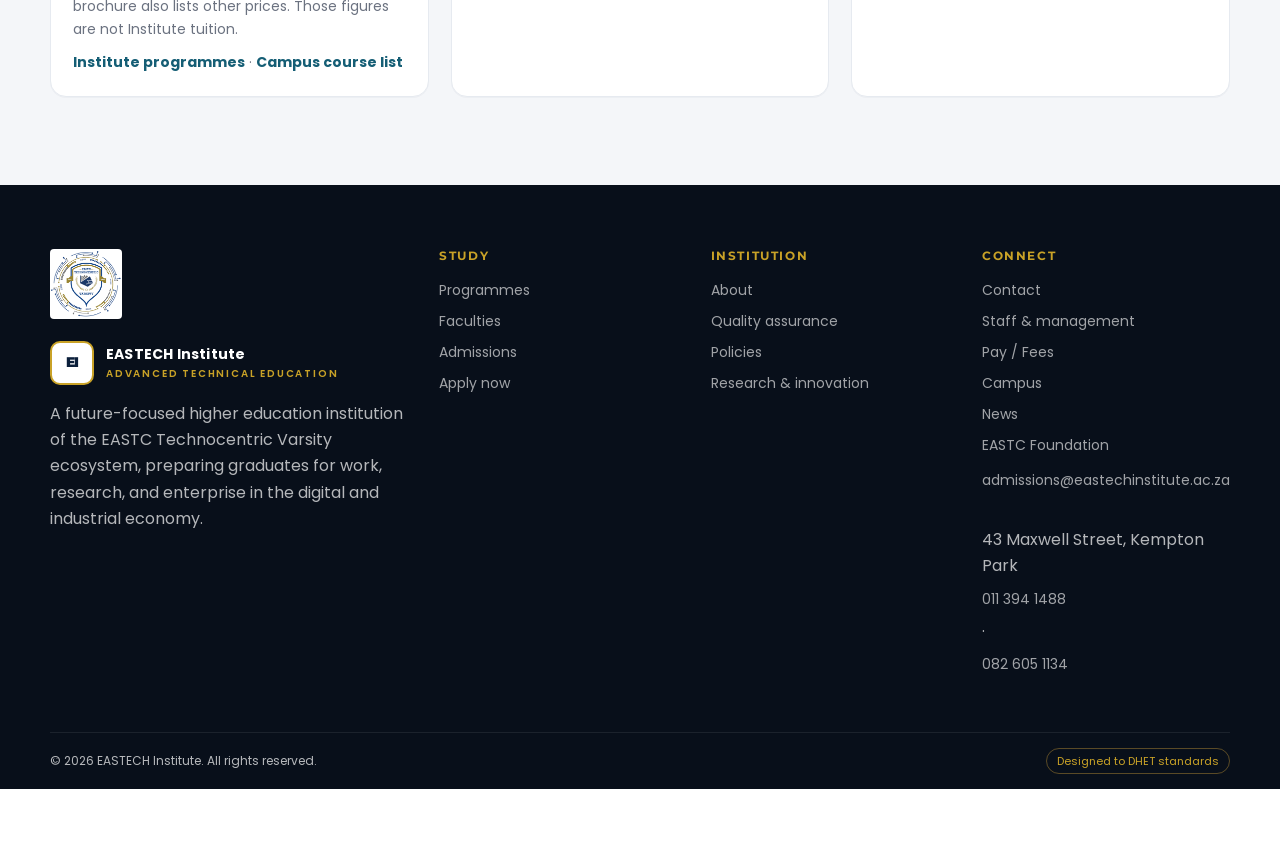
<file: news.html>
<!DOCTYPE html>
<html lang="en">
<head>
<meta charset="UTF-8">
<meta name="viewport" content="width=device-width, initial-scale=1.0">
<title>News | EASTECH Institute</title>
<meta name="description" content="Institute news.">
<link rel="preconnect" href="https://fonts.googleapis.com">
<link rel="preconnect" href="https://fonts.gstatic.com" crossorigin>
<link href="https://fonts.googleapis.com/css2?family=Montserrat:wght@500;600;700;800;900&family=Poppins:wght@400;500;600;700&display=swap" rel="stylesheet">
<link rel="icon" type="image/png" href="assets/img/eastc-varsity-logo.png">
<link rel="stylesheet" href="assets/css/site.css">
</head>
<body class="institute">
<a class="skip" href="#main">Skip to content</a>


<header class="nav">
  <div class="wrap nav-inner">
    <div class="brand-lockup">
    <a class="parent-mark" href="https://eastc.co.za/"><img class="crest" src="assets/img/eastc-varsity-logo.png" width="567" height="550" alt="EASTC Technocentric Varsity"></a>
    <a class="brand" href="index.html">
      <div class="mark">EI</div>
      <div><strong>EASTECH Institute</strong><span>Advanced Technical Education</span></div>
    </a>
    </div>
    <button class="menu-btn" aria-label="Menu">☰</button>
    <nav class="nav-links">
      <a href="about.html">About</a>
      <a href="programmes.html">Programmes</a>
      <a href="faculties.html">Faculties</a>
      <a href="admissions.html">Admissions</a>
      <a href="campus.html">Campus</a>
      <a href="student-life.html">Student Life</a>
      <a href="quality.html">Quality</a>
      <a href="research.html">Research</a>
      <a href="contact.html">Contact</a>
      <a href="staff.html">Staff</a>
      <a class="btn btn-ghost" href="pay.html">Pay / Fees</a>
      <a class="btn btn-gold" href="apply.html">Apply</a>
    </nav>
  </div>
</header>

<main id="main">
<section class="page-hero"><div class="wrap"><div class="eyebrow">News</div><h1>Institute updates</h1></div></section>
<section>
  <div class="wrap grid-3">
    <article class="card"><img src="assets/img/workshop.jpg" alt="Indoor workshop teaching" loading="lazy"><div class="card-body"><h3>EASTECH Institute opens admissions for the founding cohort</h3><p>Applications are open for engineering, computing, and energy programmes. 2026.</p></div></article>
    <article class="card"><img src="assets/img/lab.jpg" alt="Indoor laboratory" loading="lazy"><div class="card-body"><h3>Quality system and policy suite in place</h3><p>Admissions, WIL, assessment, and certification policies adopted ahead of programme rollout.</p></div></article>
    <article class="card"><img src="assets/img/study.jpg" alt="Study space" loading="lazy"><div class="card-body"><h3>Foundation scholarships linked to Institute seats</h3><p>EASTC Foundation will fund a share of Year 1 Institute places for women and rural students.</p></div></article>
  </div>
</section>

<section class="study-facts" aria-labelledby="study-facts-title">
  <div class="wrap">
    <div class="section-head">
      <div class="eyebrow">Before you enrol</div>
      <h2 id="study-facts-title">Courses, accommodation and accreditation</h2>
      <p>Published EASTC facts only. Where a fact is not on the sites, it is marked to be confirmed.</p>
    </div>
    <div class="grid-3">
      <article class="card"><div class="card-body">
        <h3>Course availability</h3>
        <p>EASTECH Institute lists higher certificates and degrees in Water Engineering, Information Technology, Cyber Security, and Digital Marketing. Modes on this site include contact, blended, distance, and work-integrated learning where the programme table says so. The news page says founding-cohort applications are open for 2026 in engineering, computing, and energy.</p>
        <p>Institute fees, class sizes, and the next start date are <span class="tbc">to be confirmed</span>.</p>
        <p>EASTC Technocentric Varsity, the campus college, publishes short practical courses. Its 2026 brochure says new courses start every Monday, with Saturday part-time classes. The college FAQ states short courses at R11,250. The brochure also lists other prices. Those figures are not Institute tuition.</p>
        <p><a href="programmes.html">Institute programmes</a> · <a href="https://eastc.co.za/training-courses/">Campus course list</a></p>
      </div></article>
      <article class="card"><div class="card-body">
        <h3>Student accommodation</h3>
        <p>The EASTC 2026 brochure states shared accommodation at R2,100 for short courses only, and that students supply their own food and bedding. The college FAQ also states shared accommodation at R2,100, with 24-hour security at the premises and accommodation.</p>
        <p>A room for EASTECH Institute higher-certificate or degree students is <span class="tbc">to be confirmed</span>.</p>
      </div></article>
      <article class="card"><div class="card-body">
        <h3>Accreditation</h3>
        <p>Institute programmes are designed to DHET standards. DHET registration and CHE programme accreditation for these Institute qualifications are <span class="tbc">to be confirmed</span>.</p>
        <p>EASTC Technocentric Varsity publishes accreditation number ACC17/07/00004 in its 2026 brochure, and eastech.co.za shows DHET 2019/FE07/D33. The brochure also labels some short training courses non-accredited. Those campus registrations are not published as covering Institute higher certificates or degrees.</p>
      </div></article>
    </div>
  </div>
</section>
</main>
<footer>
  <div class="wrap foot-grid">
    <div>
      <a class="parent-mark" href="https://eastc.co.za/"><img class="crest" src="assets/img/eastc-varsity-logo.png" width="567" height="550" alt="EASTC Technocentric Varsity"></a>
      <a class="brand" href="index.html" style="margin-bottom:16px;display:inline-flex">
        <div class="mark">EI</div>
        <div><strong>EASTECH Institute</strong><span>Advanced Technical Education</span></div>
      </a>
      <p>A future-focused higher education institution of the EASTC Technocentric Varsity ecosystem, preparing graduates for work, research, and enterprise in the digital and industrial economy.</p>
    </div>
    <div>
      <h4>Study</h4>
      <a href="programmes.html">Programmes</a>
      <a href="faculties.html">Faculties</a>
      <a href="admissions.html">Admissions</a>
      <a href="apply.html">Apply now</a>
    </div>
    <div>
      <h4>Institution</h4>
      <a href="about.html">About</a>
      <a href="quality.html">Quality assurance</a>
      <a href="policies.html">Policies</a>
      <a href="research.html">Research &amp; innovation</a>
    </div>
    <div>
      <h4>Connect</h4>
      <a href="contact.html">Contact</a>
      <a href="staff.html">Staff &amp; management</a>
      <a href="pay.html">Pay / Fees</a>
      <a href="campus.html">Campus</a>
      <a href="news.html">News</a>
      <a href="https://eastechfoundation.co.za/">EASTC Foundation</a>
      <p style="margin-top:12px"><a href="mailto:admissions@eastechinstitute.ac.za">admissions@eastechinstitute.ac.za</a><br>43 Maxwell Street, Kempton Park<br><a href="tel:+27113941488">011 394 1488</a> · <a href="tel:+27826051134">082 605 1134</a></p>
    </div>
  </div>
  <div class="wrap legal">
    <div>&copy; <span data-year></span> EASTECH Institute. All rights reserved.</div>
    <div><span class="badge">Designed to DHET standards</span></div>
  </div>
</footer>

<script src="assets/js/site-config.js"></script>
<script src="assets/js/eastc.js"></script>
<script src="assets/js/site.js"></script>
</body>
</html>
</file>
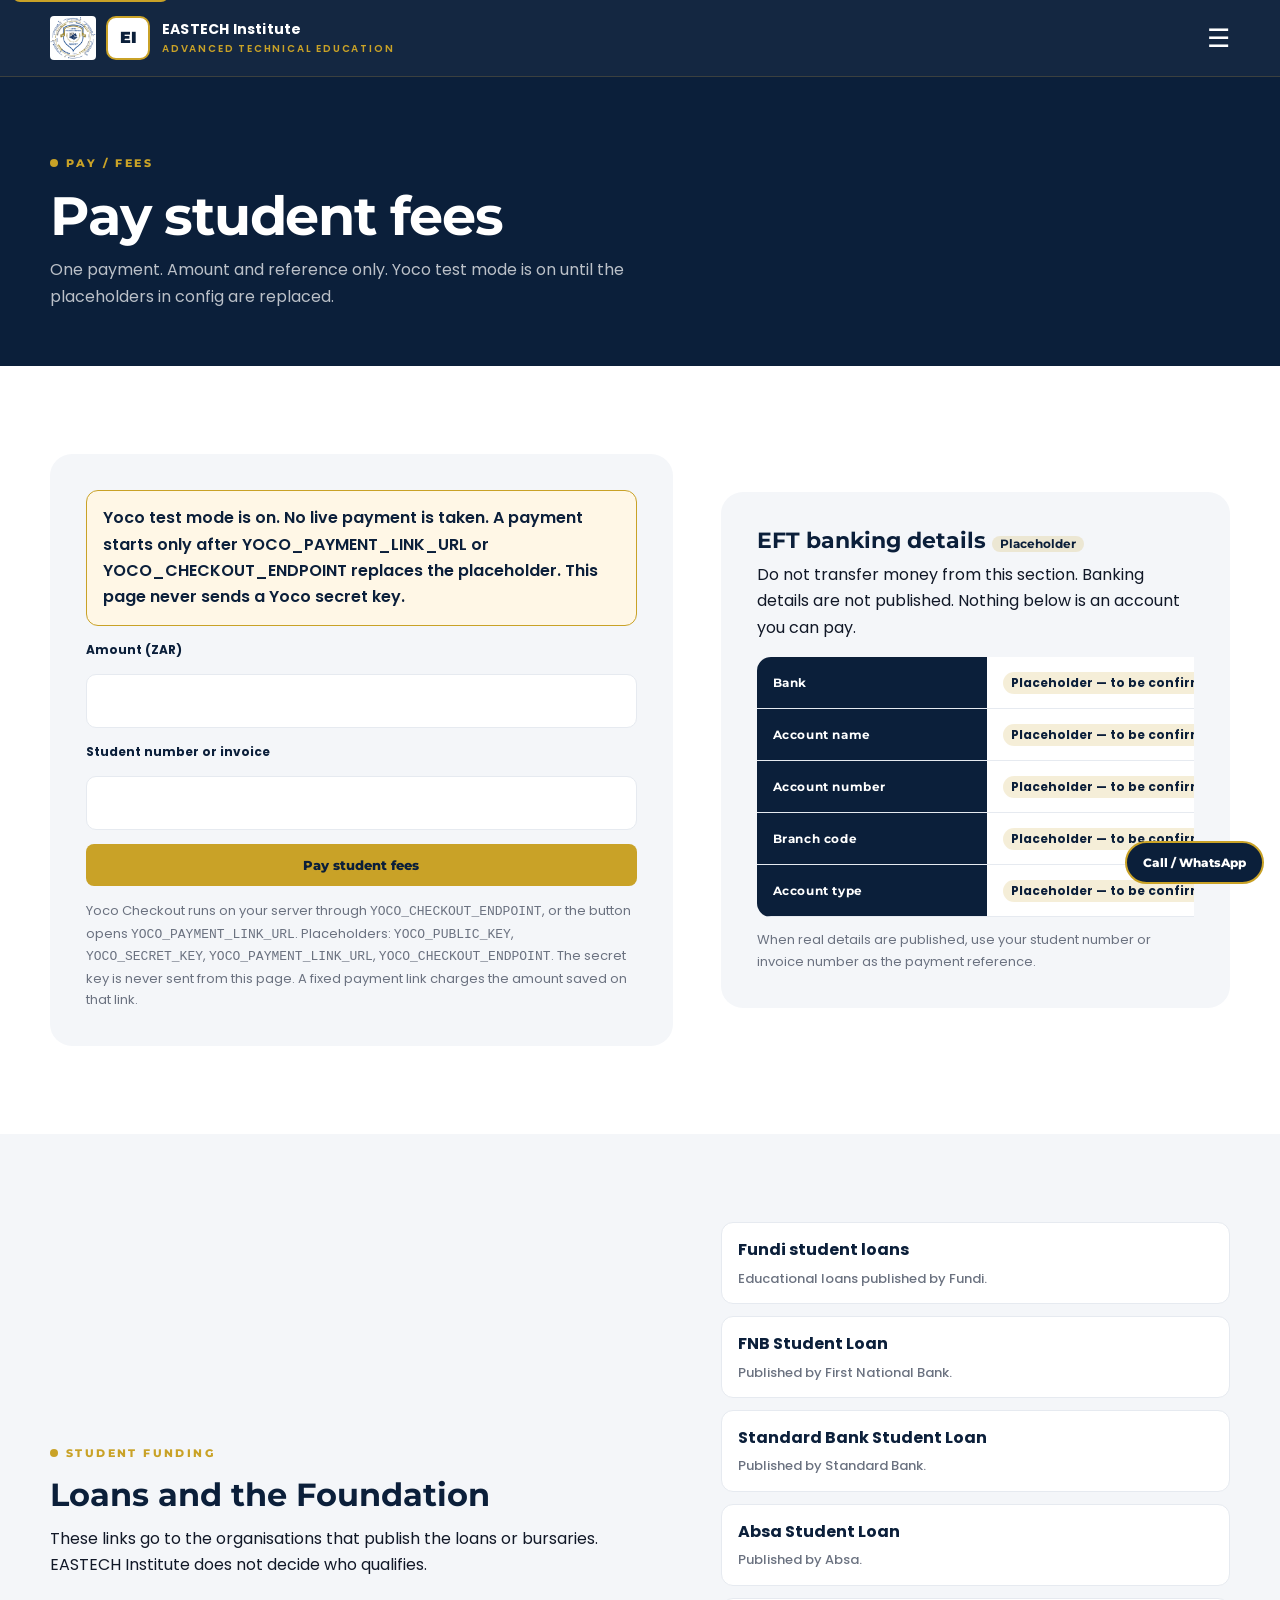
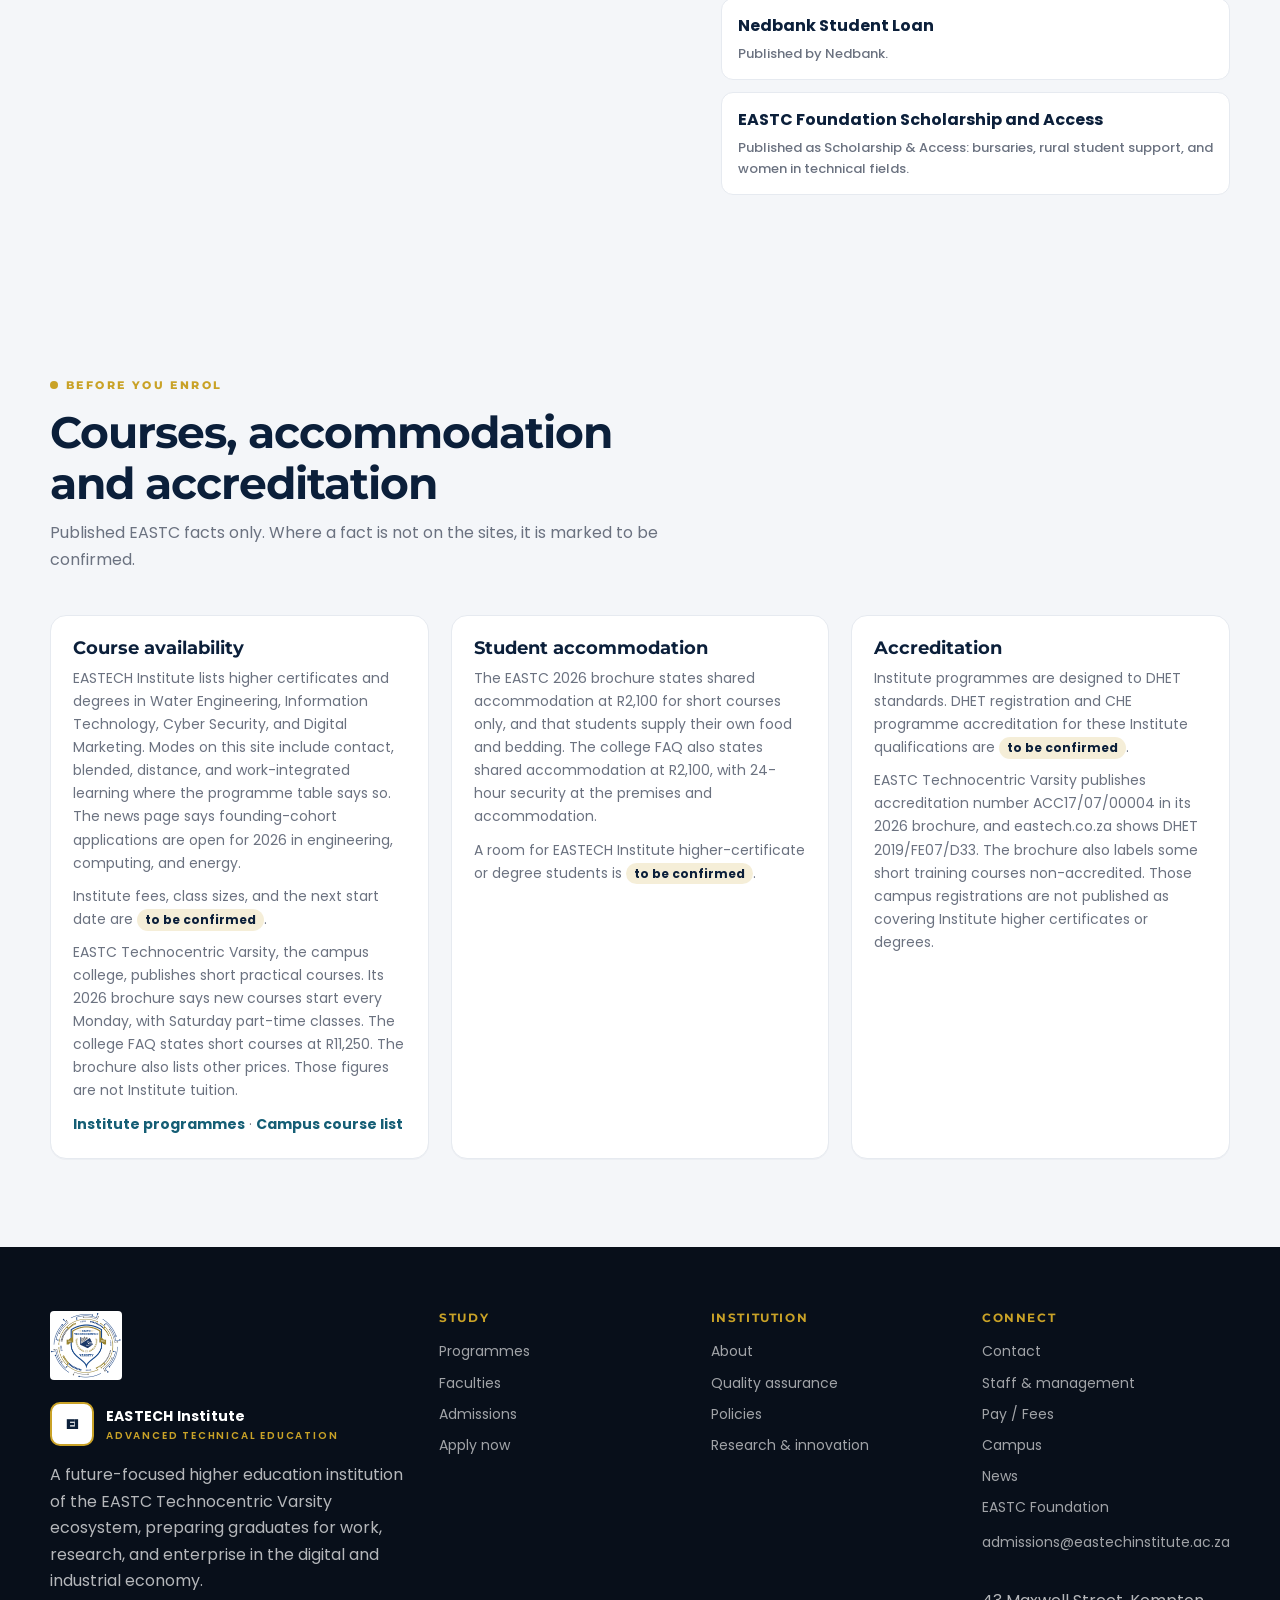
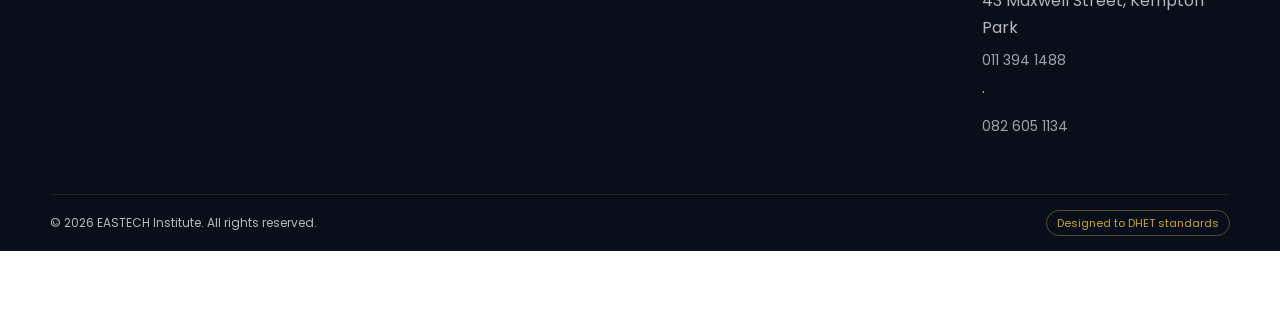
<file: pay.html>
<!DOCTYPE html>
<html lang="en">
<head>
<meta charset="UTF-8">
<meta name="viewport" content="width=device-width, initial-scale=1.0">
<title>Pay student fees | EASTECH Institute</title>
<meta name="description" content="Pay EASTECH Institute student fees with Yoco in test mode, or use the placeholder EFT details once they are confirmed.">
<link rel="preconnect" href="https://fonts.googleapis.com">
<link rel="preconnect" href="https://fonts.gstatic.com" crossorigin>
<link href="https://fonts.googleapis.com/css2?family=Montserrat:wght@500;600;700;800;900&family=Poppins:wght@400;500;600;700&display=swap" rel="stylesheet">
<link rel="icon" type="image/png" href="assets/img/eastc-varsity-logo.png">
<link rel="stylesheet" href="assets/css/site.css">
</head>
<body class="institute">
<a class="skip" href="#main">Skip to content</a>

<header class="nav">
  <div class="wrap nav-inner">
    <div class="brand-lockup">
    <a class="parent-mark" href="https://eastc.co.za/"><img class="crest" src="assets/img/eastc-varsity-logo.png" width="567" height="550" alt="EASTC Technocentric Varsity"></a>
    <a class="brand" href="index.html">
      <div class="mark">EI</div>
      <div><strong>EASTECH Institute</strong><span>Advanced Technical Education</span></div>
    </a>
    </div>
    <button class="menu-btn" aria-label="Menu">☰</button>
    <nav class="nav-links">
      <a href="about.html">About</a>
      <a href="programmes.html">Programmes</a>
      <a href="faculties.html">Faculties</a>
      <a href="admissions.html">Admissions</a>
      <a href="campus.html">Campus</a>
      <a href="student-life.html">Student Life</a>
      <a href="quality.html">Quality</a>
      <a href="research.html">Research</a>
      <a href="contact.html">Contact</a>
      <a href="staff.html">Staff</a>
      <a class="btn btn-ghost" href="pay.html">Pay / Fees</a>
      <a class="btn btn-gold" href="apply.html">Apply</a>
    </nav>
  </div>
</header>

<main id="main">
<section class="page-hero"><div class="wrap"><div class="eyebrow">Pay / Fees</div><h1>Pay student fees</h1><p>One payment. Amount and reference only. Yoco test mode is on until the placeholders in config are replaced.</p></div></section>
<section>
  <div class="wrap grid-2">
    <form class="panel" data-pay-fees novalidate>
      <p class="test-banner" data-test-banner>Yoco test mode is on. No live payment is taken.</p>
      <p class="form-error" data-secret-warning role="alert"></p>
      <p class="notice" data-pay-return role="status"></p>
      <label for="amount">Amount (ZAR)</label>
      <input id="amount" name="amount" type="number" inputmode="decimal" min="2" step="0.01" required autocomplete="off">
      <label for="reference">Student number or invoice</label>
      <input id="reference" name="reference" type="text" required maxlength="40" autocomplete="off">
      <button class="btn btn-gold" type="submit">Pay student fees</button>
      <p class="notice" data-pay-status role="status"></p>
      <p class="form-error" data-pay-error role="alert"></p>
      <p class="note">Yoco Checkout runs on your server through <code>YOCO_CHECKOUT_ENDPOINT</code>, or the button opens <code>YOCO_PAYMENT_LINK_URL</code>. Placeholders: <code>YOCO_PUBLIC_KEY</code>, <code>YOCO_SECRET_KEY</code>, <code>YOCO_PAYMENT_LINK_URL</code>, <code>YOCO_CHECKOUT_ENDPOINT</code>. The secret key is never sent from this page. A fixed payment link charges the amount saved on that link.</p>
    </form>
    <div>
      <div class="panel">
        <h2 style="color:var(--navy);font-size:22px;margin-bottom:8px">EFT banking details <span class="tbc">Placeholder</span></h2>
        <p>Do not transfer money from this section. Banking details are not published. Nothing below is an account you can pay.</p>
        <div class="table-wrap" style="margin-top:16px">
          <table>
            <tbody data-eft-rows>
              <tr><th scope="row">Bank</th><td><span class="tbc">Placeholder — to be confirmed</span></td></tr>
              <tr><th scope="row">Account name</th><td><span class="tbc">Placeholder — to be confirmed</span></td></tr>
              <tr><th scope="row">Account number</th><td><span class="tbc">Placeholder — to be confirmed</span></td></tr>
              <tr><th scope="row">Branch code</th><td><span class="tbc">Placeholder — to be confirmed</span></td></tr>
              <tr><th scope="row">Account type</th><td><span class="tbc">Placeholder — to be confirmed</span></td></tr>
            </tbody>
          </table>
        </div>
        <p class="note" style="margin-top:12px">When real details are published, use your student number or invoice number as the payment reference.</p>
      </div>
    </div>
  </div>
</section>
<section id="funding" style="background:var(--gray)">
  <div class="wrap grid-2">
    <div>
      <div class="eyebrow">Student funding</div>
      <h2 style="color:var(--navy);font-size:32px;margin:12px 0">Loans and the Foundation</h2>
      <p>These links go to the organisations that publish the loans or bursaries. EASTECH Institute does not decide who qualifies.</p>
    </div>
    <div class="funding-list">
      <a href="https://loans.fundi.co.za/" rel="noopener noreferrer">Fundi student loans<span>Educational loans published by Fundi.</span></a>
      <a href="https://www.fnb.co.za/loans/student-loans.html" rel="noopener noreferrer">FNB Student Loan<span>Published by First National Bank.</span></a>
      <a href="https://www.standardbank.co.za/southafrica/personal/products-and-services/borrow-for-your-needs/student-loans/student-loans" rel="noopener noreferrer">Standard Bank Student Loan<span>Published by Standard Bank.</span></a>
      <a href="https://www.absa.co.za/offers/personal/student-loan/" rel="noopener noreferrer">Absa Student Loan<span>Published by Absa.</span></a>
      <a href="https://personal.nedbank.co.za/borrow/student-loans.html" rel="noopener noreferrer">Nedbank Student Loan<span>Published by Nedbank.</span></a>
      <a href="https://eastechfoundation.co.za/">EASTC Foundation Scholarship and Access<span>Published as Scholarship &amp; Access: bursaries, rural student support, and women in technical fields.</span></a>
    </div>
  </div>
</section>
<section class="study-facts" aria-labelledby="study-facts-title">
  <div class="wrap">
    <div class="section-head">
      <div class="eyebrow">Before you enrol</div>
      <h2 id="study-facts-title">Courses, accommodation and accreditation</h2>
      <p>Published EASTC facts only. Where a fact is not on the sites, it is marked to be confirmed.</p>
    </div>
    <div class="grid-3">
      <article class="card"><div class="card-body">
        <h3>Course availability</h3>
        <p>EASTECH Institute lists higher certificates and degrees in Water Engineering, Information Technology, Cyber Security, and Digital Marketing. Modes on this site include contact, blended, distance, and work-integrated learning where the programme table says so. The news page says founding-cohort applications are open for 2026 in engineering, computing, and energy.</p>
        <p>Institute fees, class sizes, and the next start date are <span class="tbc">to be confirmed</span>.</p>
        <p>EASTC Technocentric Varsity, the campus college, publishes short practical courses. Its 2026 brochure says new courses start every Monday, with Saturday part-time classes. The college FAQ states short courses at R11,250. The brochure also lists other prices. Those figures are not Institute tuition.</p>
        <p><a href="programmes.html">Institute programmes</a> · <a href="https://eastc.co.za/training-courses/">Campus course list</a></p>
      </div></article>
      <article class="card"><div class="card-body">
        <h3>Student accommodation</h3>
        <p>The EASTC 2026 brochure states shared accommodation at R2,100 for short courses only, and that students supply their own food and bedding. The college FAQ also states shared accommodation at R2,100, with 24-hour security at the premises and accommodation.</p>
        <p>A room for EASTECH Institute higher-certificate or degree students is <span class="tbc">to be confirmed</span>.</p>
      </div></article>
      <article class="card"><div class="card-body">
        <h3>Accreditation</h3>
        <p>Institute programmes are designed to DHET standards. DHET registration and CHE programme accreditation for these Institute qualifications are <span class="tbc">to be confirmed</span>.</p>
        <p>EASTC Technocentric Varsity publishes accreditation number ACC17/07/00004 in its 2026 brochure, and eastech.co.za shows DHET 2019/FE07/D33. The brochure also labels some short training courses non-accredited. Those campus registrations are not published as covering Institute higher certificates or degrees.</p>
      </div></article>
    </div>
  </div>
</section>
</main>
<footer>
  <div class="wrap foot-grid">
    <div>
      <a class="parent-mark" href="https://eastc.co.za/"><img class="crest" src="assets/img/eastc-varsity-logo.png" width="567" height="550" alt="EASTC Technocentric Varsity"></a>
      <a class="brand" href="index.html" style="margin-bottom:16px;display:inline-flex">
        <div class="mark">EI</div>
        <div><strong>EASTECH Institute</strong><span>Advanced Technical Education</span></div>
      </a>
      <p>A future-focused higher education institution of the EASTC Technocentric Varsity ecosystem, preparing graduates for work, research, and enterprise in the digital and industrial economy.</p>
    </div>
    <div>
      <h4>Study</h4>
      <a href="programmes.html">Programmes</a>
      <a href="faculties.html">Faculties</a>
      <a href="admissions.html">Admissions</a>
      <a href="apply.html">Apply now</a>
    </div>
    <div>
      <h4>Institution</h4>
      <a href="about.html">About</a>
      <a href="quality.html">Quality assurance</a>
      <a href="policies.html">Policies</a>
      <a href="research.html">Research &amp; innovation</a>
    </div>
    <div>
      <h4>Connect</h4>
      <a href="contact.html">Contact</a>
      <a href="staff.html">Staff &amp; management</a>
      <a href="pay.html">Pay / Fees</a>
      <a href="campus.html">Campus</a>
      <a href="news.html">News</a>
      <a href="https://eastechfoundation.co.za/">EASTC Foundation</a>
      <p style="margin-top:12px"><a href="mailto:admissions@eastechinstitute.ac.za">admissions@eastechinstitute.ac.za</a><br>43 Maxwell Street, Kempton Park<br><a href="tel:+27113941488">011 394 1488</a> · <a href="tel:+27826051134">082 605 1134</a></p>
    </div>
  </div>
  <div class="wrap legal">
    <div>&copy; <span data-year></span> EASTECH Institute. All rights reserved.</div>
    <div><span class="badge">Designed to DHET standards</span></div>
  </div>
</footer>
<script src="assets/js/site-config.js"></script>
<script src="assets/js/eastc.js"></script>
<script src="assets/js/site.js"></script>
</body>
</html>
</file>
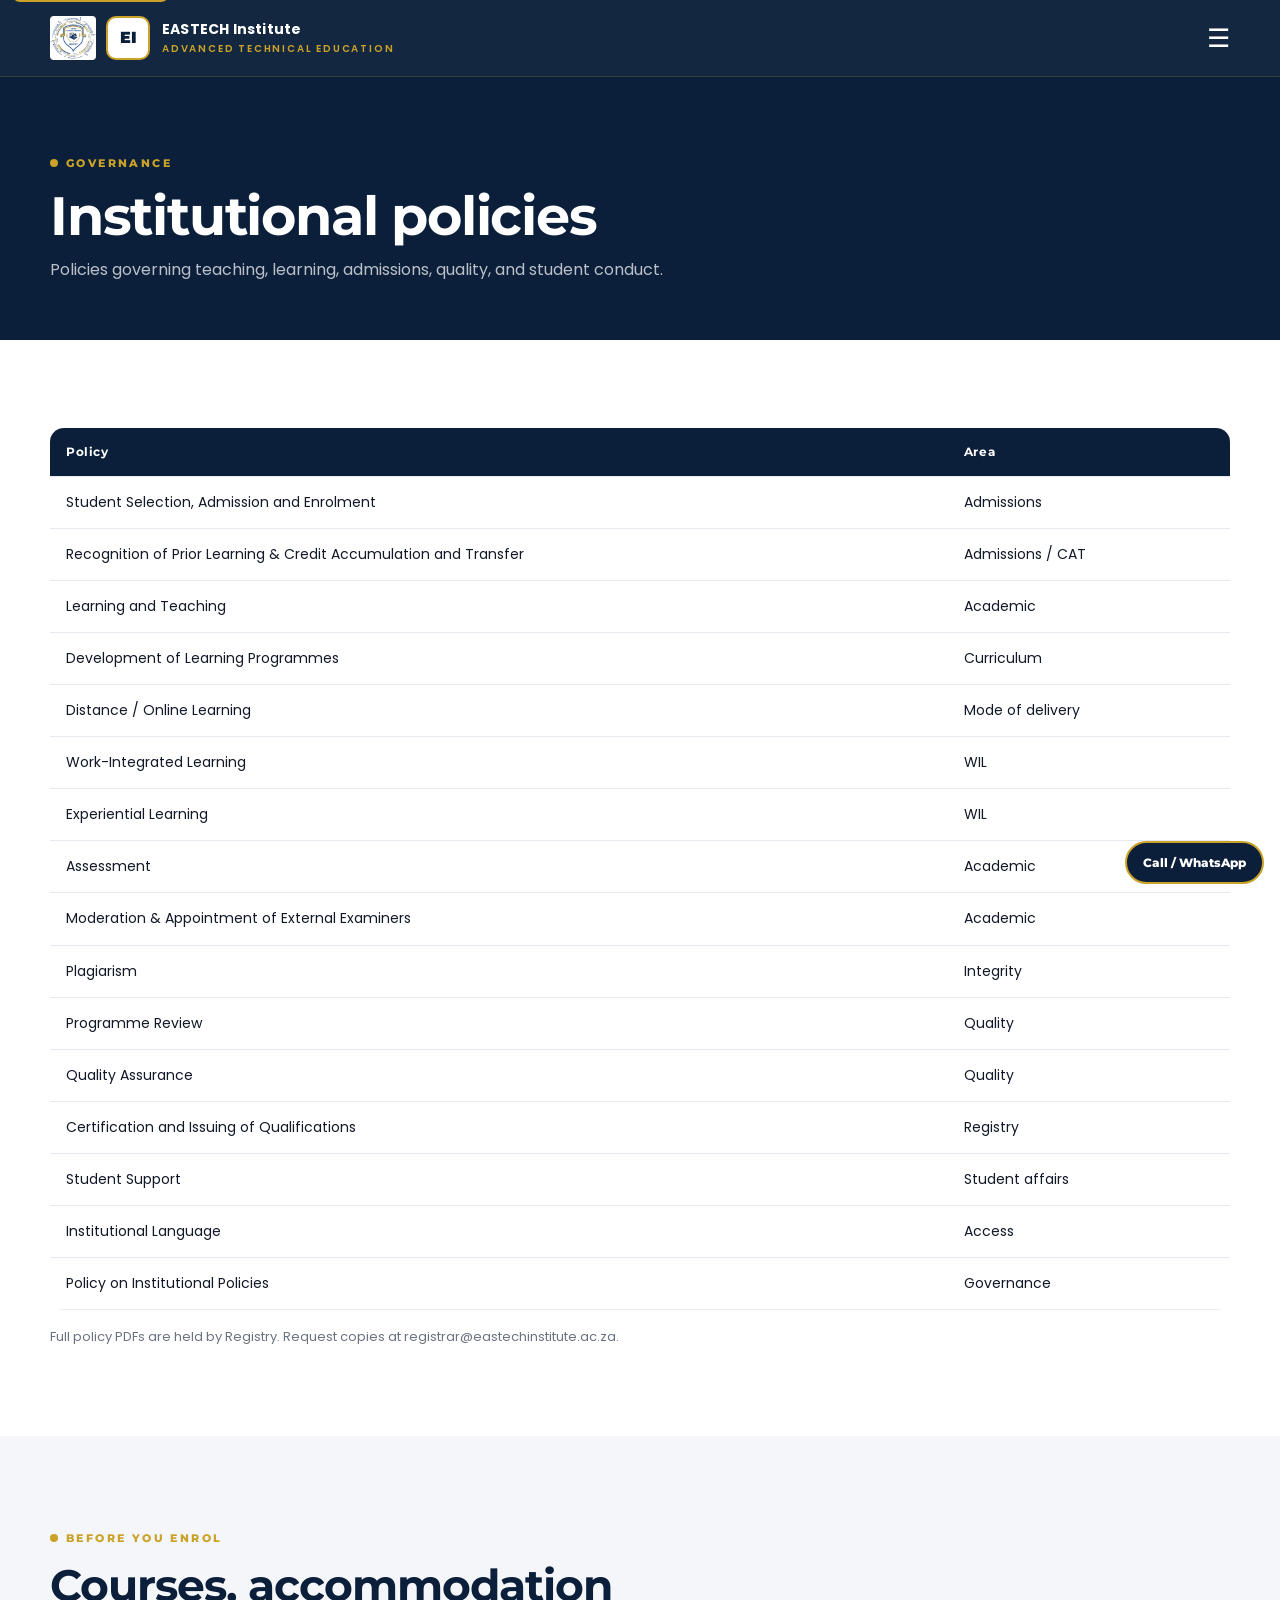
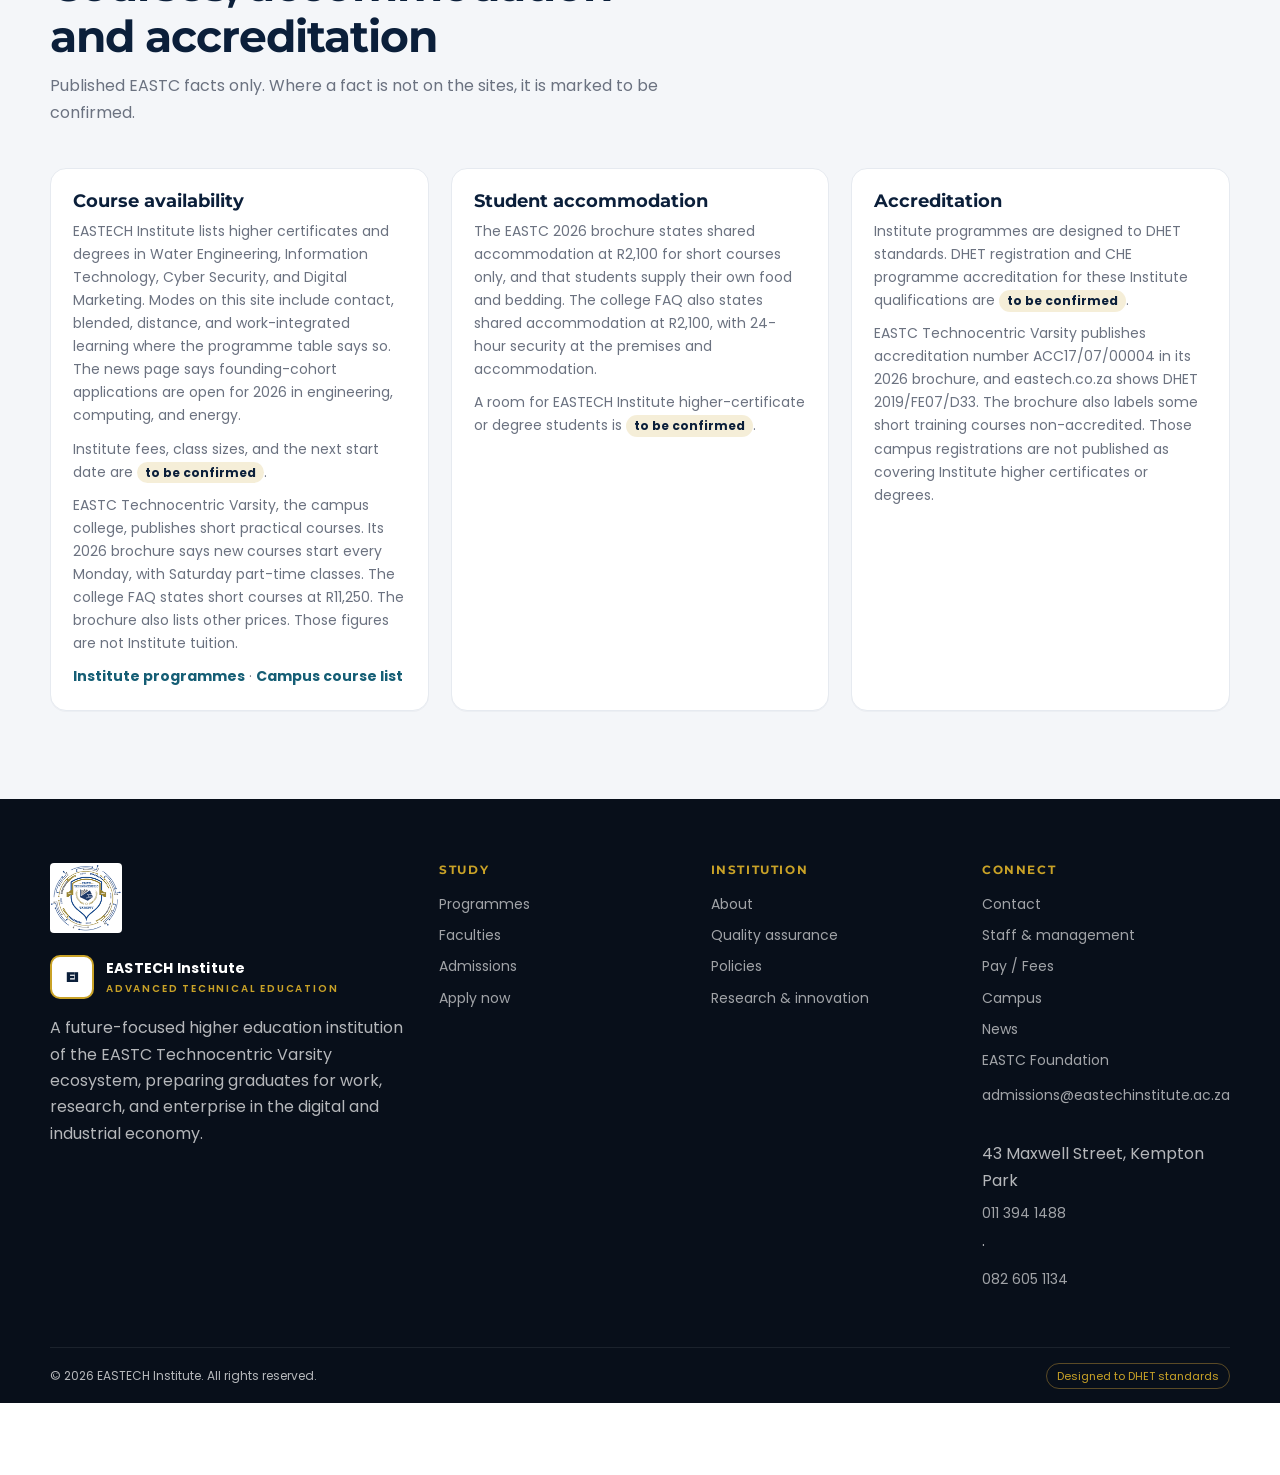
<file: policies.html>
<!DOCTYPE html>
<html lang="en">
<head>
<meta charset="UTF-8">
<meta name="viewport" content="width=device-width, initial-scale=1.0">
<title>Policies | EASTECH Institute</title>
<meta name="description" content="Institutional policy library.">
<link rel="preconnect" href="https://fonts.googleapis.com">
<link rel="preconnect" href="https://fonts.gstatic.com" crossorigin>
<link href="https://fonts.googleapis.com/css2?family=Montserrat:wght@500;600;700;800;900&family=Poppins:wght@400;500;600;700&display=swap" rel="stylesheet">
<link rel="icon" type="image/png" href="assets/img/eastc-varsity-logo.png">
<link rel="stylesheet" href="assets/css/site.css">
</head>
<body class="institute">
<a class="skip" href="#main">Skip to content</a>


<header class="nav">
  <div class="wrap nav-inner">
    <div class="brand-lockup">
    <a class="parent-mark" href="https://eastc.co.za/"><img class="crest" src="assets/img/eastc-varsity-logo.png" width="567" height="550" alt="EASTC Technocentric Varsity"></a>
    <a class="brand" href="index.html">
      <div class="mark">EI</div>
      <div><strong>EASTECH Institute</strong><span>Advanced Technical Education</span></div>
    </a>
    </div>
    <button class="menu-btn" aria-label="Menu">☰</button>
    <nav class="nav-links">
      <a href="about.html">About</a>
      <a href="programmes.html">Programmes</a>
      <a href="faculties.html">Faculties</a>
      <a href="admissions.html">Admissions</a>
      <a href="campus.html">Campus</a>
      <a href="student-life.html">Student Life</a>
      <a href="quality.html">Quality</a>
      <a href="research.html">Research</a>
      <a href="contact.html">Contact</a>
      <a href="staff.html">Staff</a>
      <a class="btn btn-ghost" href="pay.html">Pay / Fees</a>
      <a class="btn btn-gold" href="apply.html">Apply</a>
    </nav>
  </div>
</header>

<main id="main">
<section class="page-hero"><div class="wrap"><div class="eyebrow">Governance</div><h1>Institutional policies</h1><p>Policies governing teaching, learning, admissions, quality, and student conduct.</p></div></section>
<section>
  <div class="wrap"><div class="table-wrap">
    <table>
      <thead><tr><th>Policy</th><th>Area</th></tr></thead>
      <tbody>
        <tr><td>Student Selection, Admission and Enrolment</td><td>Admissions</td></tr>
        <tr><td>Recognition of Prior Learning &amp; Credit Accumulation and Transfer</td><td>Admissions / CAT</td></tr>
        <tr><td>Learning and Teaching</td><td>Academic</td></tr>
        <tr><td>Development of Learning Programmes</td><td>Curriculum</td></tr>
        <tr><td>Distance / Online Learning</td><td>Mode of delivery</td></tr>
        <tr><td>Work-Integrated Learning</td><td>WIL</td></tr>
        <tr><td>Experiential Learning</td><td>WIL</td></tr>
        <tr><td>Assessment</td><td>Academic</td></tr>
        <tr><td>Moderation &amp; Appointment of External Examiners</td><td>Academic</td></tr>
        <tr><td>Plagiarism</td><td>Integrity</td></tr>
        <tr><td>Programme Review</td><td>Quality</td></tr>
        <tr><td>Quality Assurance</td><td>Quality</td></tr>
        <tr><td>Certification and Issuing of Qualifications</td><td>Registry</td></tr>
        <tr><td>Student Support</td><td>Student affairs</td></tr>
        <tr><td>Institutional Language</td><td>Access</td></tr>
        <tr><td>Policy on Institutional Policies</td><td>Governance</td></tr>
      </tbody>
    </table>
    </div>
    <p class="note" style="margin-top:16px">Full policy PDFs are held by Registry. Request copies at registrar@eastechinstitute.ac.za.</p>
  </div>
</section>

<section class="study-facts" aria-labelledby="study-facts-title">
  <div class="wrap">
    <div class="section-head">
      <div class="eyebrow">Before you enrol</div>
      <h2 id="study-facts-title">Courses, accommodation and accreditation</h2>
      <p>Published EASTC facts only. Where a fact is not on the sites, it is marked to be confirmed.</p>
    </div>
    <div class="grid-3">
      <article class="card"><div class="card-body">
        <h3>Course availability</h3>
        <p>EASTECH Institute lists higher certificates and degrees in Water Engineering, Information Technology, Cyber Security, and Digital Marketing. Modes on this site include contact, blended, distance, and work-integrated learning where the programme table says so. The news page says founding-cohort applications are open for 2026 in engineering, computing, and energy.</p>
        <p>Institute fees, class sizes, and the next start date are <span class="tbc">to be confirmed</span>.</p>
        <p>EASTC Technocentric Varsity, the campus college, publishes short practical courses. Its 2026 brochure says new courses start every Monday, with Saturday part-time classes. The college FAQ states short courses at R11,250. The brochure also lists other prices. Those figures are not Institute tuition.</p>
        <p><a href="programmes.html">Institute programmes</a> · <a href="https://eastc.co.za/training-courses/">Campus course list</a></p>
      </div></article>
      <article class="card"><div class="card-body">
        <h3>Student accommodation</h3>
        <p>The EASTC 2026 brochure states shared accommodation at R2,100 for short courses only, and that students supply their own food and bedding. The college FAQ also states shared accommodation at R2,100, with 24-hour security at the premises and accommodation.</p>
        <p>A room for EASTECH Institute higher-certificate or degree students is <span class="tbc">to be confirmed</span>.</p>
      </div></article>
      <article class="card"><div class="card-body">
        <h3>Accreditation</h3>
        <p>Institute programmes are designed to DHET standards. DHET registration and CHE programme accreditation for these Institute qualifications are <span class="tbc">to be confirmed</span>.</p>
        <p>EASTC Technocentric Varsity publishes accreditation number ACC17/07/00004 in its 2026 brochure, and eastech.co.za shows DHET 2019/FE07/D33. The brochure also labels some short training courses non-accredited. Those campus registrations are not published as covering Institute higher certificates or degrees.</p>
      </div></article>
    </div>
  </div>
</section>
</main>
<footer>
  <div class="wrap foot-grid">
    <div>
      <a class="parent-mark" href="https://eastc.co.za/"><img class="crest" src="assets/img/eastc-varsity-logo.png" width="567" height="550" alt="EASTC Technocentric Varsity"></a>
      <a class="brand" href="index.html" style="margin-bottom:16px;display:inline-flex">
        <div class="mark">EI</div>
        <div><strong>EASTECH Institute</strong><span>Advanced Technical Education</span></div>
      </a>
      <p>A future-focused higher education institution of the EASTC Technocentric Varsity ecosystem, preparing graduates for work, research, and enterprise in the digital and industrial economy.</p>
    </div>
    <div>
      <h4>Study</h4>
      <a href="programmes.html">Programmes</a>
      <a href="faculties.html">Faculties</a>
      <a href="admissions.html">Admissions</a>
      <a href="apply.html">Apply now</a>
    </div>
    <div>
      <h4>Institution</h4>
      <a href="about.html">About</a>
      <a href="quality.html">Quality assurance</a>
      <a href="policies.html">Policies</a>
      <a href="research.html">Research &amp; innovation</a>
    </div>
    <div>
      <h4>Connect</h4>
      <a href="contact.html">Contact</a>
      <a href="staff.html">Staff &amp; management</a>
      <a href="pay.html">Pay / Fees</a>
      <a href="campus.html">Campus</a>
      <a href="news.html">News</a>
      <a href="https://eastechfoundation.co.za/">EASTC Foundation</a>
      <p style="margin-top:12px"><a href="mailto:admissions@eastechinstitute.ac.za">admissions@eastechinstitute.ac.za</a><br>43 Maxwell Street, Kempton Park<br><a href="tel:+27113941488">011 394 1488</a> · <a href="tel:+27826051134">082 605 1134</a></p>
    </div>
  </div>
  <div class="wrap legal">
    <div>&copy; <span data-year></span> EASTECH Institute. All rights reserved.</div>
    <div><span class="badge">Designed to DHET standards</span></div>
  </div>
</footer>

<script src="assets/js/site-config.js"></script>
<script src="assets/js/eastc.js"></script>
<script src="assets/js/site.js"></script>
</body>
</html>
</file>
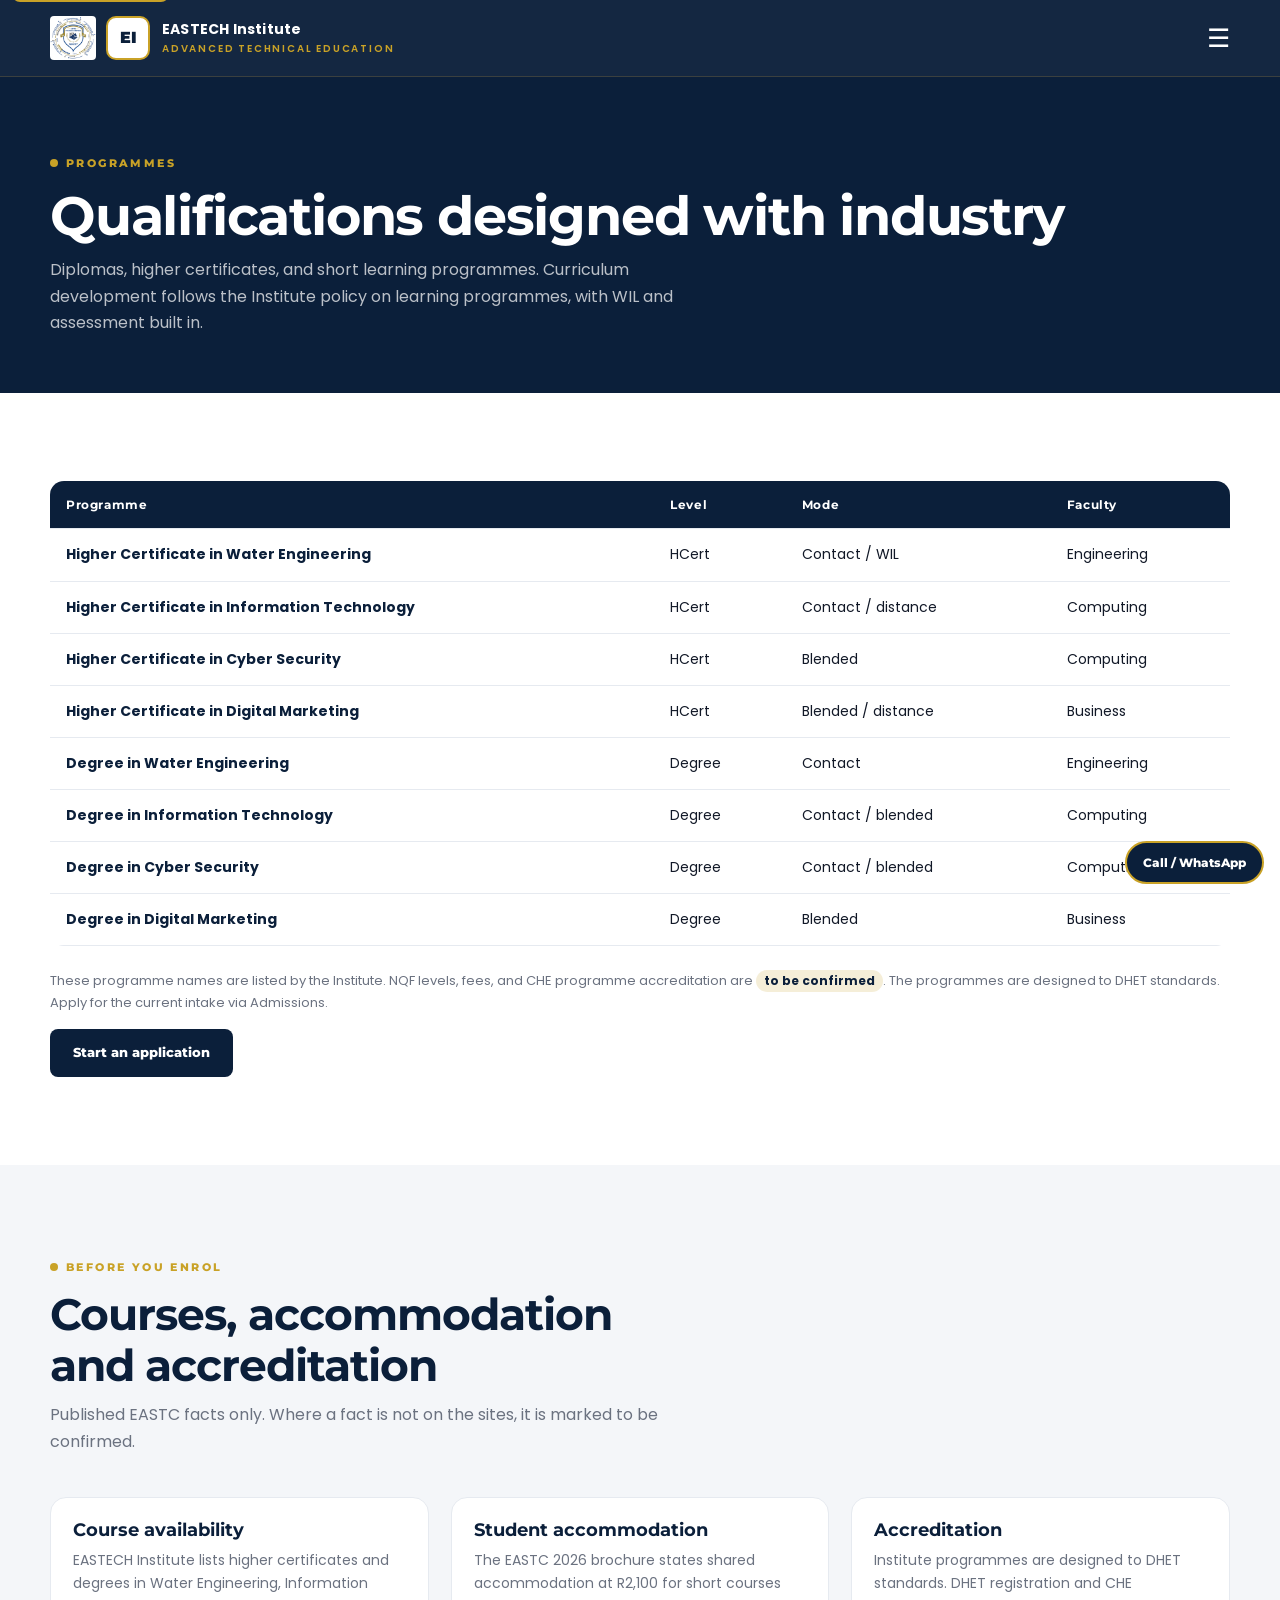
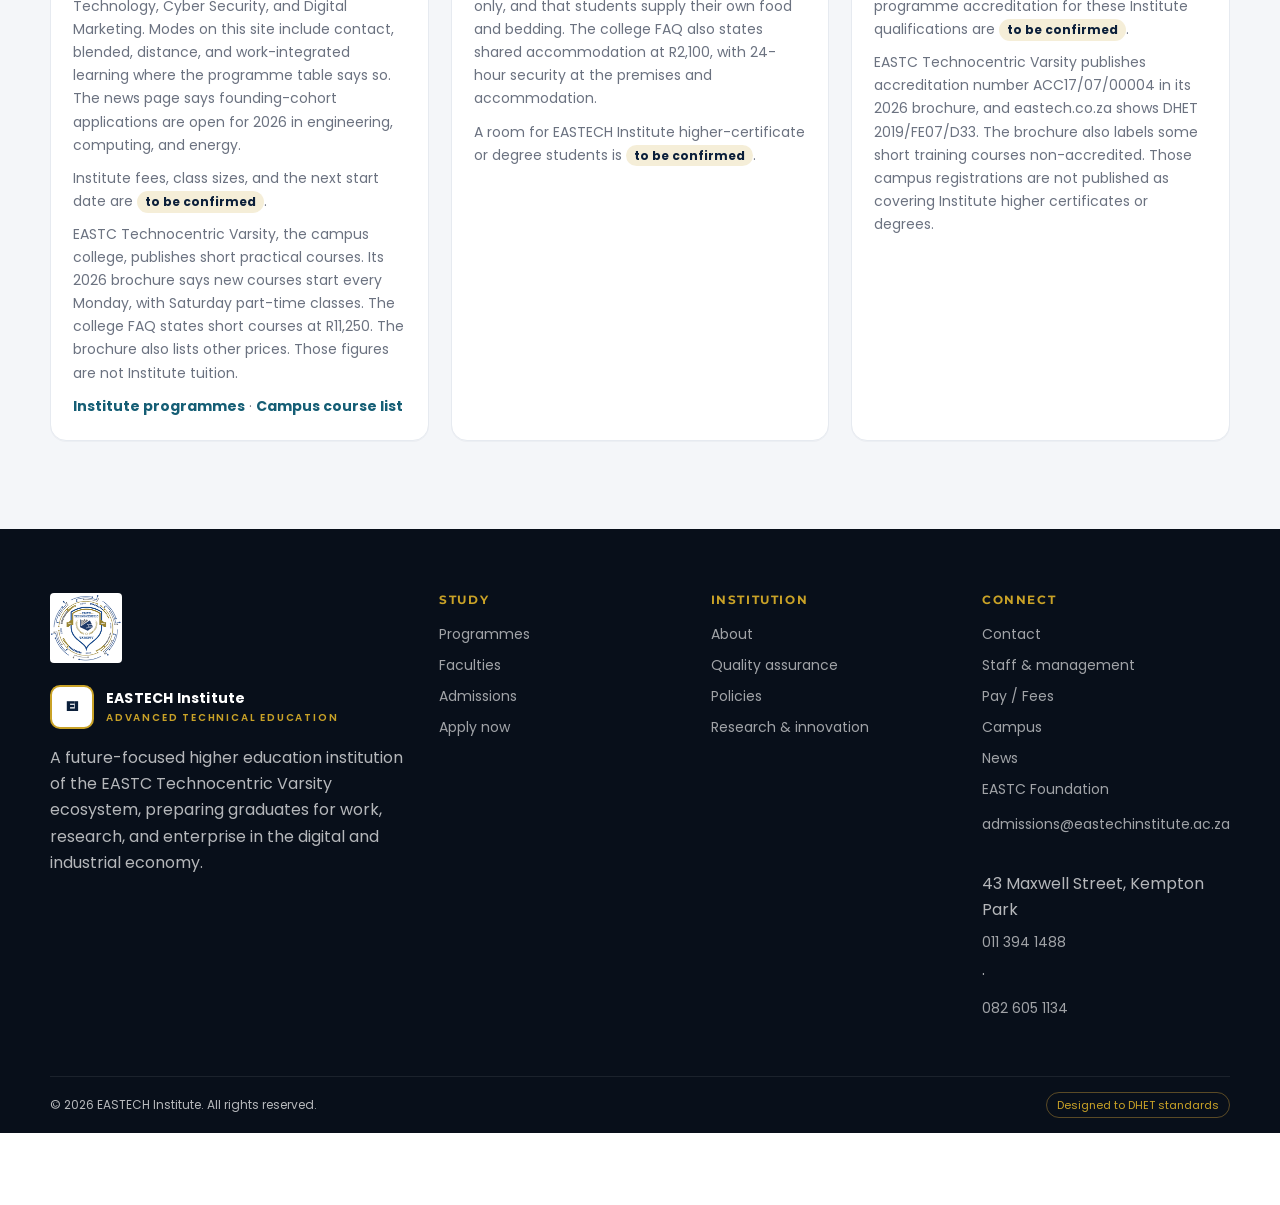
<file: programmes.html>
<!DOCTYPE html>
<html lang="en">
<head>
<meta charset="UTF-8">
<meta name="viewport" content="width=device-width, initial-scale=1.0">
<title>Programmes | EASTECH Institute</title>
<meta name="description" content="Diploma and certificate programmes at EASTECH Institute.">
<link rel="preconnect" href="https://fonts.googleapis.com">
<link rel="preconnect" href="https://fonts.gstatic.com" crossorigin>
<link href="https://fonts.googleapis.com/css2?family=Montserrat:wght@500;600;700;800;900&family=Poppins:wght@400;500;600;700&display=swap" rel="stylesheet">
<link rel="icon" type="image/png" href="assets/img/eastc-varsity-logo.png">
<link rel="stylesheet" href="assets/css/site.css">
</head>
<body class="institute">
<a class="skip" href="#main">Skip to content</a>


<header class="nav">
  <div class="wrap nav-inner">
    <div class="brand-lockup">
    <a class="parent-mark" href="https://eastc.co.za/"><img class="crest" src="assets/img/eastc-varsity-logo.png" width="567" height="550" alt="EASTC Technocentric Varsity"></a>
    <a class="brand" href="index.html">
      <div class="mark">EI</div>
      <div><strong>EASTECH Institute</strong><span>Advanced Technical Education</span></div>
    </a>
    </div>
    <button class="menu-btn" aria-label="Menu">☰</button>
    <nav class="nav-links">
      <a href="about.html">About</a>
      <a href="programmes.html">Programmes</a>
      <a href="faculties.html">Faculties</a>
      <a href="admissions.html">Admissions</a>
      <a href="campus.html">Campus</a>
      <a href="student-life.html">Student Life</a>
      <a href="quality.html">Quality</a>
      <a href="research.html">Research</a>
      <a href="contact.html">Contact</a>
      <a href="staff.html">Staff</a>
      <a class="btn btn-ghost" href="pay.html">Pay / Fees</a>
      <a class="btn btn-gold" href="apply.html">Apply</a>
    </nav>
  </div>
</header>

<main id="main">
<section class="page-hero"><div class="wrap"><div class="eyebrow">Programmes</div><h1>Qualifications designed with industry</h1><p>Diplomas, higher certificates, and short learning programmes. Curriculum development follows the Institute policy on learning programmes, with WIL and assessment built in.</p></div></section>
<section>
  <div class="wrap"><div class="table-wrap">
    <table>
      <thead><tr><th>Programme</th><th>Level</th><th>Mode</th><th>Faculty</th></tr></thead>
      <tbody>
        <tr><td><strong>Higher Certificate in Water Engineering</strong></td><td>HCert</td><td>Contact / WIL</td><td>Engineering</td></tr>
        <tr><td><strong>Higher Certificate in Information Technology</strong></td><td>HCert</td><td>Contact / distance</td><td>Computing</td></tr>
        <tr><td><strong>Higher Certificate in Cyber Security</strong></td><td>HCert</td><td>Blended</td><td>Computing</td></tr>
        <tr><td><strong>Higher Certificate in Digital Marketing</strong></td><td>HCert</td><td>Blended / distance</td><td>Business</td></tr>
        <tr><td><strong>Degree in Water Engineering</strong></td><td>Degree</td><td>Contact</td><td>Engineering</td></tr>
        <tr><td><strong>Degree in Information Technology</strong></td><td>Degree</td><td>Contact / blended</td><td>Computing</td></tr>
        <tr><td><strong>Degree in Cyber Security</strong></td><td>Degree</td><td>Contact / blended</td><td>Computing</td></tr>
        <tr><td><strong>Degree in Digital Marketing</strong></td><td>Degree</td><td>Blended</td><td>Business</td></tr>
      </tbody>
    </table>
    </div>
    <p style="margin-top:24px" class="note">These programme names are listed by the Institute. NQF levels, fees, and CHE programme accreditation are <span class="tbc">to be confirmed</span>. The programmes are designed to DHET standards. Apply for the current intake via Admissions.</p>
    <p style="margin-top:16px"><a class="btn btn-navy" href="apply.html">Start an application</a></p>
  </div>
</section>

<section class="study-facts" aria-labelledby="study-facts-title">
  <div class="wrap">
    <div class="section-head">
      <div class="eyebrow">Before you enrol</div>
      <h2 id="study-facts-title">Courses, accommodation and accreditation</h2>
      <p>Published EASTC facts only. Where a fact is not on the sites, it is marked to be confirmed.</p>
    </div>
    <div class="grid-3">
      <article class="card"><div class="card-body">
        <h3>Course availability</h3>
        <p>EASTECH Institute lists higher certificates and degrees in Water Engineering, Information Technology, Cyber Security, and Digital Marketing. Modes on this site include contact, blended, distance, and work-integrated learning where the programme table says so. The news page says founding-cohort applications are open for 2026 in engineering, computing, and energy.</p>
        <p>Institute fees, class sizes, and the next start date are <span class="tbc">to be confirmed</span>.</p>
        <p>EASTC Technocentric Varsity, the campus college, publishes short practical courses. Its 2026 brochure says new courses start every Monday, with Saturday part-time classes. The college FAQ states short courses at R11,250. The brochure also lists other prices. Those figures are not Institute tuition.</p>
        <p><a href="programmes.html">Institute programmes</a> · <a href="https://eastc.co.za/training-courses/">Campus course list</a></p>
      </div></article>
      <article class="card"><div class="card-body">
        <h3>Student accommodation</h3>
        <p>The EASTC 2026 brochure states shared accommodation at R2,100 for short courses only, and that students supply their own food and bedding. The college FAQ also states shared accommodation at R2,100, with 24-hour security at the premises and accommodation.</p>
        <p>A room for EASTECH Institute higher-certificate or degree students is <span class="tbc">to be confirmed</span>.</p>
      </div></article>
      <article class="card"><div class="card-body">
        <h3>Accreditation</h3>
        <p>Institute programmes are designed to DHET standards. DHET registration and CHE programme accreditation for these Institute qualifications are <span class="tbc">to be confirmed</span>.</p>
        <p>EASTC Technocentric Varsity publishes accreditation number ACC17/07/00004 in its 2026 brochure, and eastech.co.za shows DHET 2019/FE07/D33. The brochure also labels some short training courses non-accredited. Those campus registrations are not published as covering Institute higher certificates or degrees.</p>
      </div></article>
    </div>
  </div>
</section>
</main>
<footer>
  <div class="wrap foot-grid">
    <div>
      <a class="parent-mark" href="https://eastc.co.za/"><img class="crest" src="assets/img/eastc-varsity-logo.png" width="567" height="550" alt="EASTC Technocentric Varsity"></a>
      <a class="brand" href="index.html" style="margin-bottom:16px;display:inline-flex">
        <div class="mark">EI</div>
        <div><strong>EASTECH Institute</strong><span>Advanced Technical Education</span></div>
      </a>
      <p>A future-focused higher education institution of the EASTC Technocentric Varsity ecosystem, preparing graduates for work, research, and enterprise in the digital and industrial economy.</p>
    </div>
    <div>
      <h4>Study</h4>
      <a href="programmes.html">Programmes</a>
      <a href="faculties.html">Faculties</a>
      <a href="admissions.html">Admissions</a>
      <a href="apply.html">Apply now</a>
    </div>
    <div>
      <h4>Institution</h4>
      <a href="about.html">About</a>
      <a href="quality.html">Quality assurance</a>
      <a href="policies.html">Policies</a>
      <a href="research.html">Research &amp; innovation</a>
    </div>
    <div>
      <h4>Connect</h4>
      <a href="contact.html">Contact</a>
      <a href="staff.html">Staff &amp; management</a>
      <a href="pay.html">Pay / Fees</a>
      <a href="campus.html">Campus</a>
      <a href="news.html">News</a>
      <a href="https://eastechfoundation.co.za/">EASTC Foundation</a>
      <p style="margin-top:12px"><a href="mailto:admissions@eastechinstitute.ac.za">admissions@eastechinstitute.ac.za</a><br>43 Maxwell Street, Kempton Park<br><a href="tel:+27113941488">011 394 1488</a> · <a href="tel:+27826051134">082 605 1134</a></p>
    </div>
  </div>
  <div class="wrap legal">
    <div>&copy; <span data-year></span> EASTECH Institute. All rights reserved.</div>
    <div><span class="badge">Designed to DHET standards</span></div>
  </div>
</footer>

<script src="assets/js/site-config.js"></script>
<script src="assets/js/eastc.js"></script>
<script src="assets/js/site.js"></script>
</body>
</html>
</file>
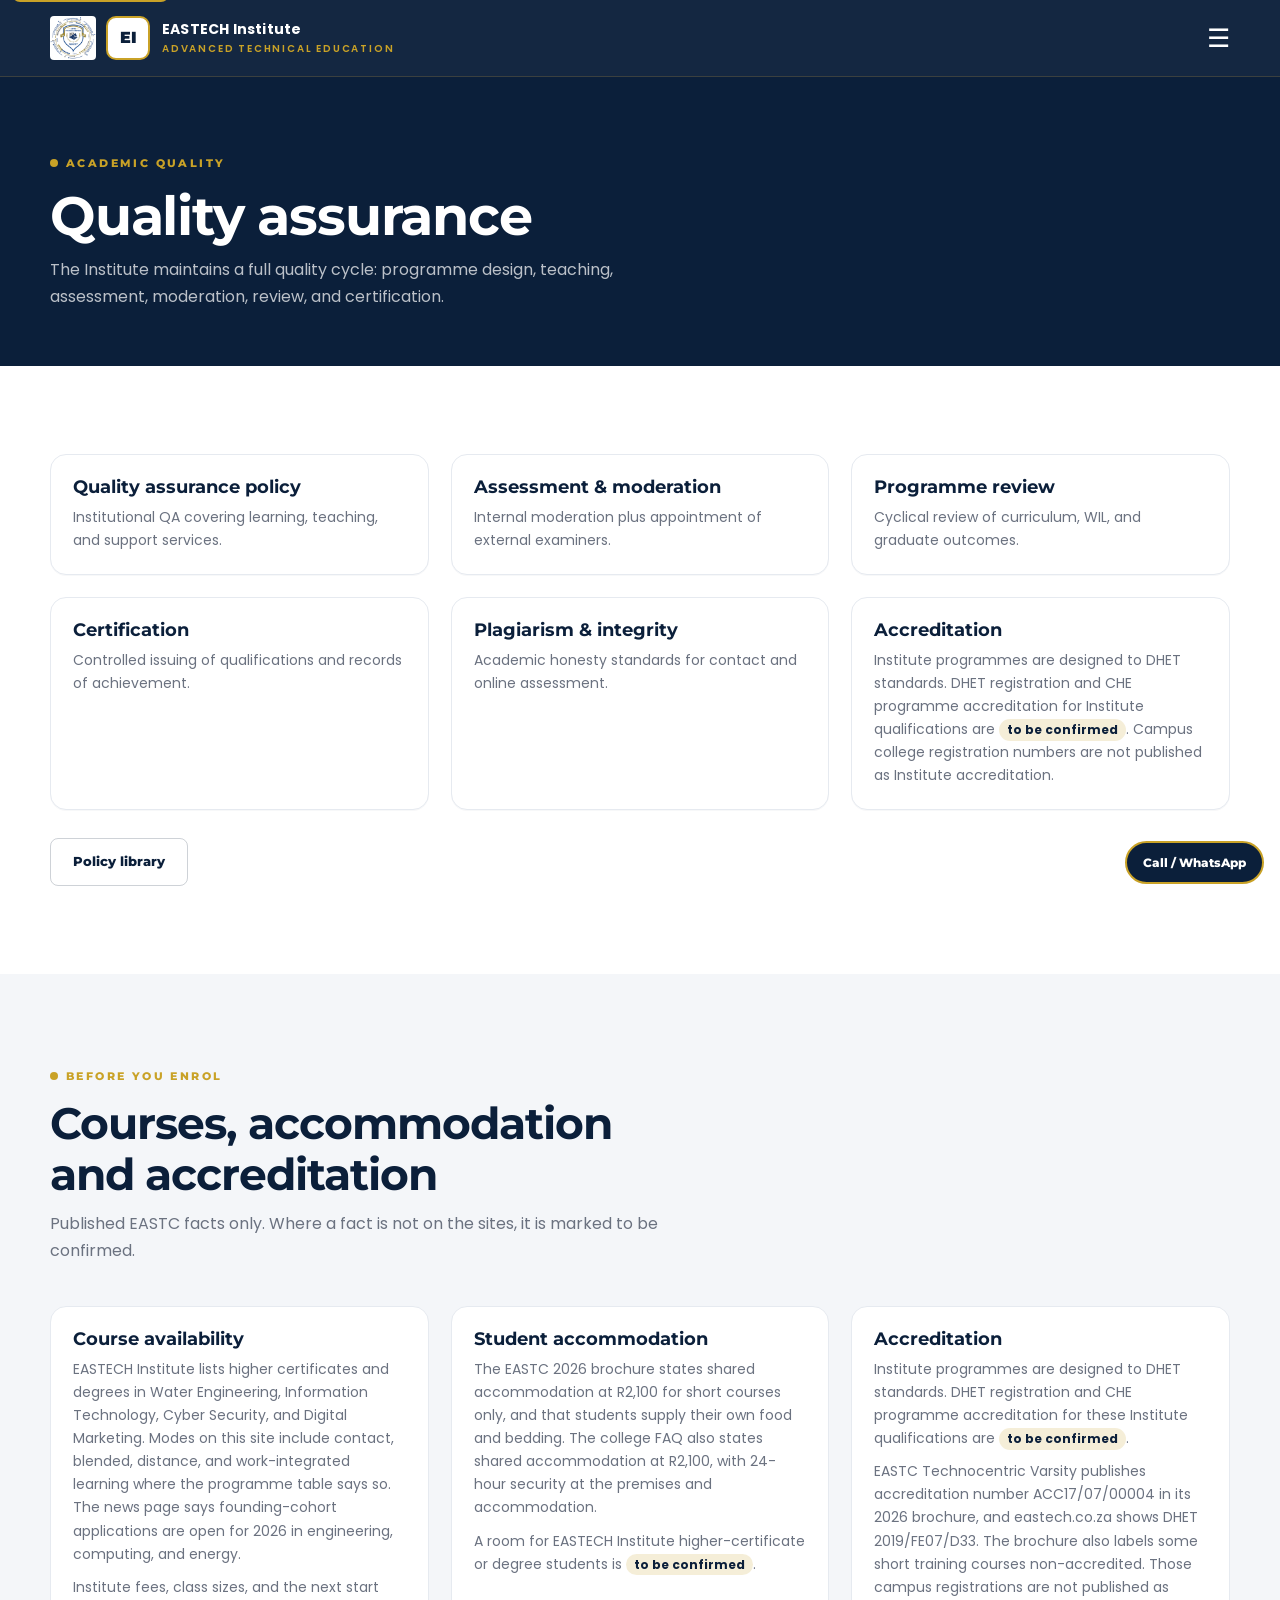
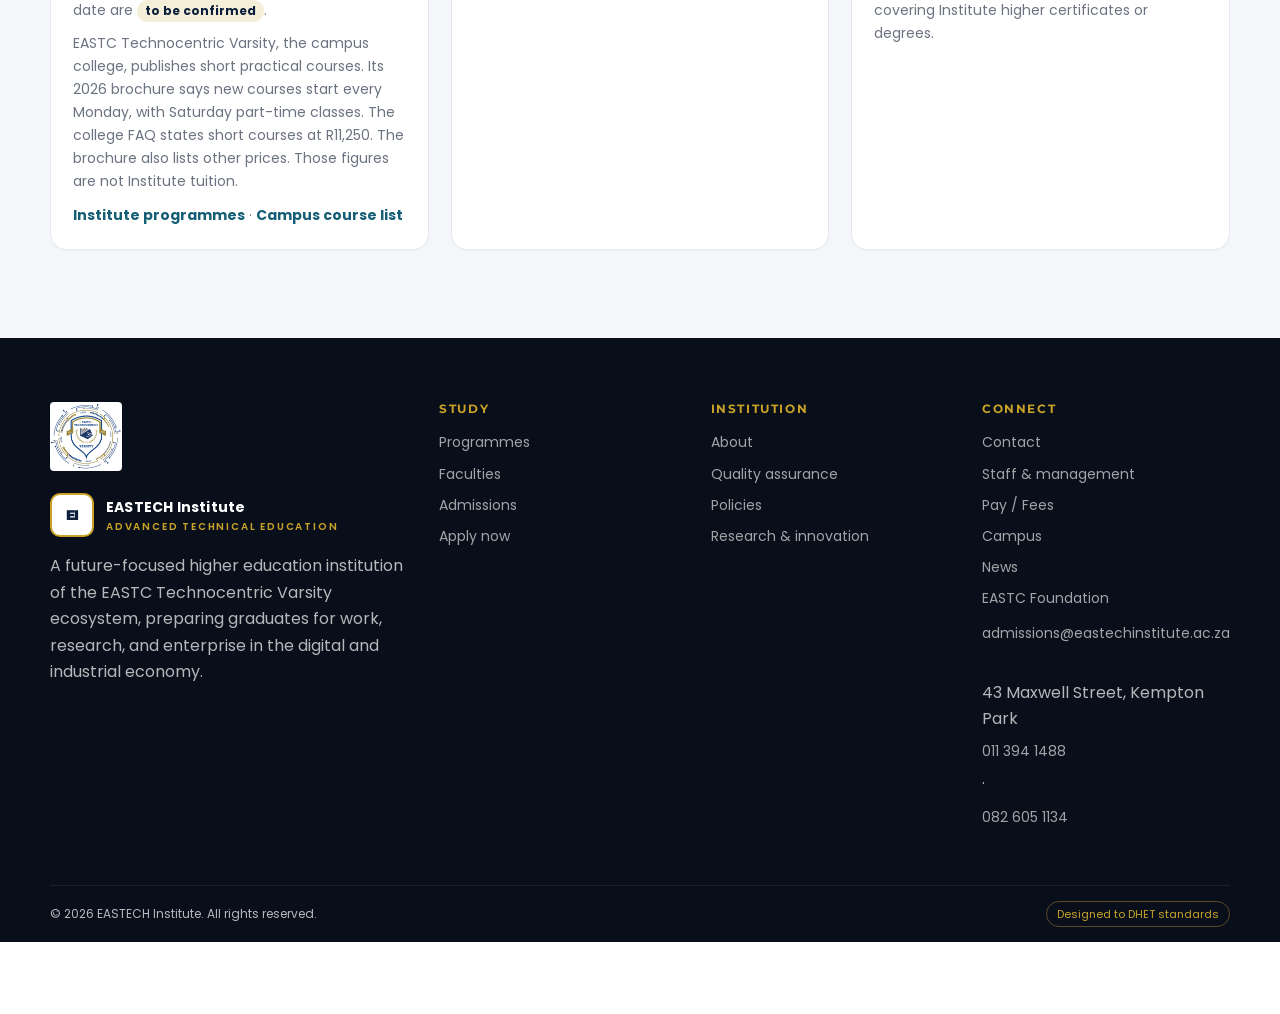
<file: quality.html>
<!DOCTYPE html>
<html lang="en">
<head>
<meta charset="UTF-8">
<meta name="viewport" content="width=device-width, initial-scale=1.0">
<title>Quality assurance | EASTECH Institute</title>
<meta name="description" content="QA, assessment, moderation, and accreditation.">
<link rel="preconnect" href="https://fonts.googleapis.com">
<link rel="preconnect" href="https://fonts.gstatic.com" crossorigin>
<link href="https://fonts.googleapis.com/css2?family=Montserrat:wght@500;600;700;800;900&family=Poppins:wght@400;500;600;700&display=swap" rel="stylesheet">
<link rel="icon" type="image/png" href="assets/img/eastc-varsity-logo.png">
<link rel="stylesheet" href="assets/css/site.css">
</head>
<body class="institute">
<a class="skip" href="#main">Skip to content</a>


<header class="nav">
  <div class="wrap nav-inner">
    <div class="brand-lockup">
    <a class="parent-mark" href="https://eastc.co.za/"><img class="crest" src="assets/img/eastc-varsity-logo.png" width="567" height="550" alt="EASTC Technocentric Varsity"></a>
    <a class="brand" href="index.html">
      <div class="mark">EI</div>
      <div><strong>EASTECH Institute</strong><span>Advanced Technical Education</span></div>
    </a>
    </div>
    <button class="menu-btn" aria-label="Menu">☰</button>
    <nav class="nav-links">
      <a href="about.html">About</a>
      <a href="programmes.html">Programmes</a>
      <a href="faculties.html">Faculties</a>
      <a href="admissions.html">Admissions</a>
      <a href="campus.html">Campus</a>
      <a href="student-life.html">Student Life</a>
      <a href="quality.html">Quality</a>
      <a href="research.html">Research</a>
      <a href="contact.html">Contact</a>
      <a href="staff.html">Staff</a>
      <a class="btn btn-ghost" href="pay.html">Pay / Fees</a>
      <a class="btn btn-gold" href="apply.html">Apply</a>
    </nav>
  </div>
</header>

<main id="main">
<section class="page-hero"><div class="wrap"><div class="eyebrow">Academic quality</div><h1>Quality assurance</h1><p>The Institute maintains a full quality cycle: programme design, teaching, assessment, moderation, review, and certification.</p></div></section>
<section>
  <div class="wrap grid-3">
    <article class="card"><div class="card-body"><h3>Quality assurance policy</h3><p>Institutional QA covering learning, teaching, and support services.</p></div></article>
    <article class="card"><div class="card-body"><h3>Assessment &amp; moderation</h3><p>Internal moderation plus appointment of external examiners.</p></div></article>
    <article class="card"><div class="card-body"><h3>Programme review</h3><p>Cyclical review of curriculum, WIL, and graduate outcomes.</p></div></article>
    <article class="card"><div class="card-body"><h3>Certification</h3><p>Controlled issuing of qualifications and records of achievement.</p></div></article>
    <article class="card"><div class="card-body"><h3>Plagiarism &amp; integrity</h3><p>Academic honesty standards for contact and online assessment.</p></div></article>
    <article class="card"><div class="card-body"><h3>Accreditation</h3><p>Institute programmes are designed to DHET standards. DHET registration and CHE programme accreditation for Institute qualifications are <span class="tbc">to be confirmed</span>. Campus college registration numbers are not published as Institute accreditation.</p></div></article>
  </div>
  <div class="wrap" style="margin-top:28px"><a class="btn btn-outline" href="policies.html">Policy library</a></div>
</section>

<section class="study-facts" aria-labelledby="study-facts-title">
  <div class="wrap">
    <div class="section-head">
      <div class="eyebrow">Before you enrol</div>
      <h2 id="study-facts-title">Courses, accommodation and accreditation</h2>
      <p>Published EASTC facts only. Where a fact is not on the sites, it is marked to be confirmed.</p>
    </div>
    <div class="grid-3">
      <article class="card"><div class="card-body">
        <h3>Course availability</h3>
        <p>EASTECH Institute lists higher certificates and degrees in Water Engineering, Information Technology, Cyber Security, and Digital Marketing. Modes on this site include contact, blended, distance, and work-integrated learning where the programme table says so. The news page says founding-cohort applications are open for 2026 in engineering, computing, and energy.</p>
        <p>Institute fees, class sizes, and the next start date are <span class="tbc">to be confirmed</span>.</p>
        <p>EASTC Technocentric Varsity, the campus college, publishes short practical courses. Its 2026 brochure says new courses start every Monday, with Saturday part-time classes. The college FAQ states short courses at R11,250. The brochure also lists other prices. Those figures are not Institute tuition.</p>
        <p><a href="programmes.html">Institute programmes</a> · <a href="https://eastc.co.za/training-courses/">Campus course list</a></p>
      </div></article>
      <article class="card"><div class="card-body">
        <h3>Student accommodation</h3>
        <p>The EASTC 2026 brochure states shared accommodation at R2,100 for short courses only, and that students supply their own food and bedding. The college FAQ also states shared accommodation at R2,100, with 24-hour security at the premises and accommodation.</p>
        <p>A room for EASTECH Institute higher-certificate or degree students is <span class="tbc">to be confirmed</span>.</p>
      </div></article>
      <article class="card"><div class="card-body">
        <h3>Accreditation</h3>
        <p>Institute programmes are designed to DHET standards. DHET registration and CHE programme accreditation for these Institute qualifications are <span class="tbc">to be confirmed</span>.</p>
        <p>EASTC Technocentric Varsity publishes accreditation number ACC17/07/00004 in its 2026 brochure, and eastech.co.za shows DHET 2019/FE07/D33. The brochure also labels some short training courses non-accredited. Those campus registrations are not published as covering Institute higher certificates or degrees.</p>
      </div></article>
    </div>
  </div>
</section>
</main>
<footer>
  <div class="wrap foot-grid">
    <div>
      <a class="parent-mark" href="https://eastc.co.za/"><img class="crest" src="assets/img/eastc-varsity-logo.png" width="567" height="550" alt="EASTC Technocentric Varsity"></a>
      <a class="brand" href="index.html" style="margin-bottom:16px;display:inline-flex">
        <div class="mark">EI</div>
        <div><strong>EASTECH Institute</strong><span>Advanced Technical Education</span></div>
      </a>
      <p>A future-focused higher education institution of the EASTC Technocentric Varsity ecosystem, preparing graduates for work, research, and enterprise in the digital and industrial economy.</p>
    </div>
    <div>
      <h4>Study</h4>
      <a href="programmes.html">Programmes</a>
      <a href="faculties.html">Faculties</a>
      <a href="admissions.html">Admissions</a>
      <a href="apply.html">Apply now</a>
    </div>
    <div>
      <h4>Institution</h4>
      <a href="about.html">About</a>
      <a href="quality.html">Quality assurance</a>
      <a href="policies.html">Policies</a>
      <a href="research.html">Research &amp; innovation</a>
    </div>
    <div>
      <h4>Connect</h4>
      <a href="contact.html">Contact</a>
      <a href="staff.html">Staff &amp; management</a>
      <a href="pay.html">Pay / Fees</a>
      <a href="campus.html">Campus</a>
      <a href="news.html">News</a>
      <a href="https://eastechfoundation.co.za/">EASTC Foundation</a>
      <p style="margin-top:12px"><a href="mailto:admissions@eastechinstitute.ac.za">admissions@eastechinstitute.ac.za</a><br>43 Maxwell Street, Kempton Park<br><a href="tel:+27113941488">011 394 1488</a> · <a href="tel:+27826051134">082 605 1134</a></p>
    </div>
  </div>
  <div class="wrap legal">
    <div>&copy; <span data-year></span> EASTECH Institute. All rights reserved.</div>
    <div><span class="badge">Designed to DHET standards</span></div>
  </div>
</footer>

<script src="assets/js/site-config.js"></script>
<script src="assets/js/eastc.js"></script>
<script src="assets/js/site.js"></script>
</body>
</html>
</file>
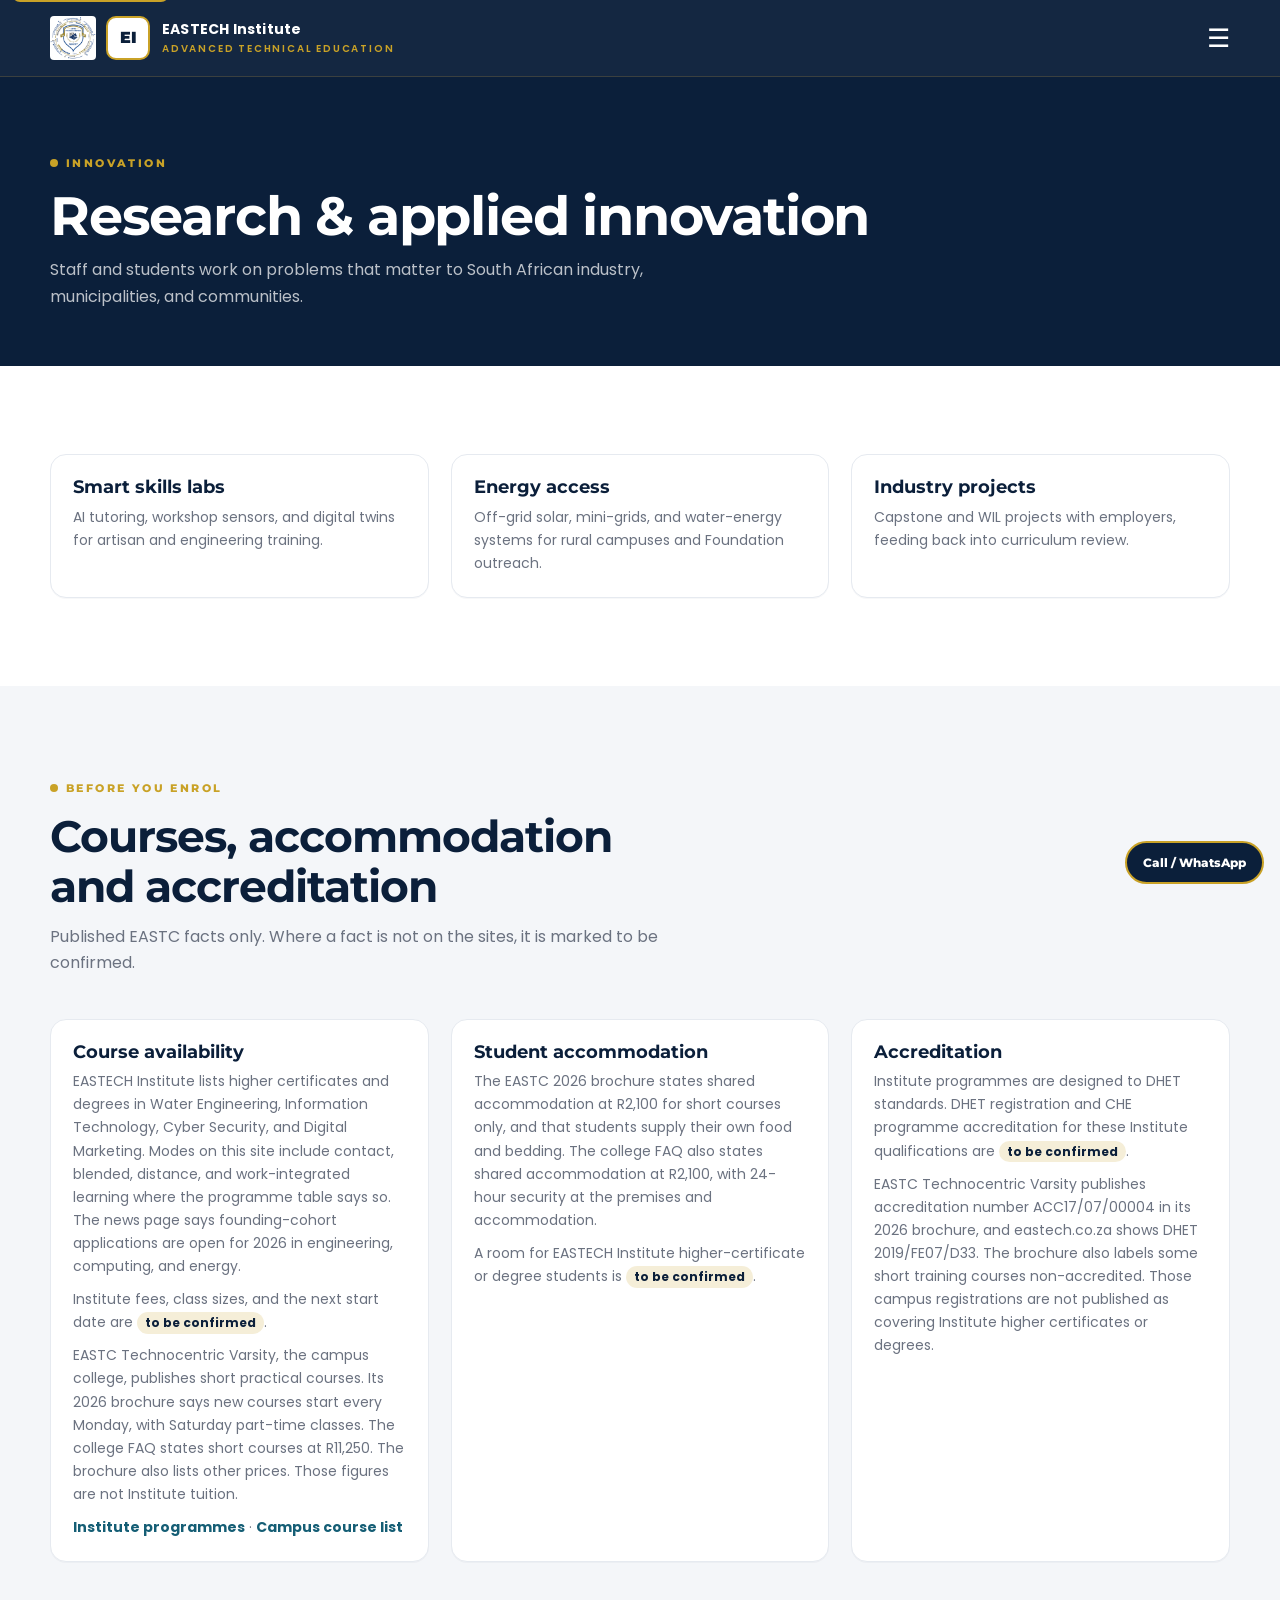
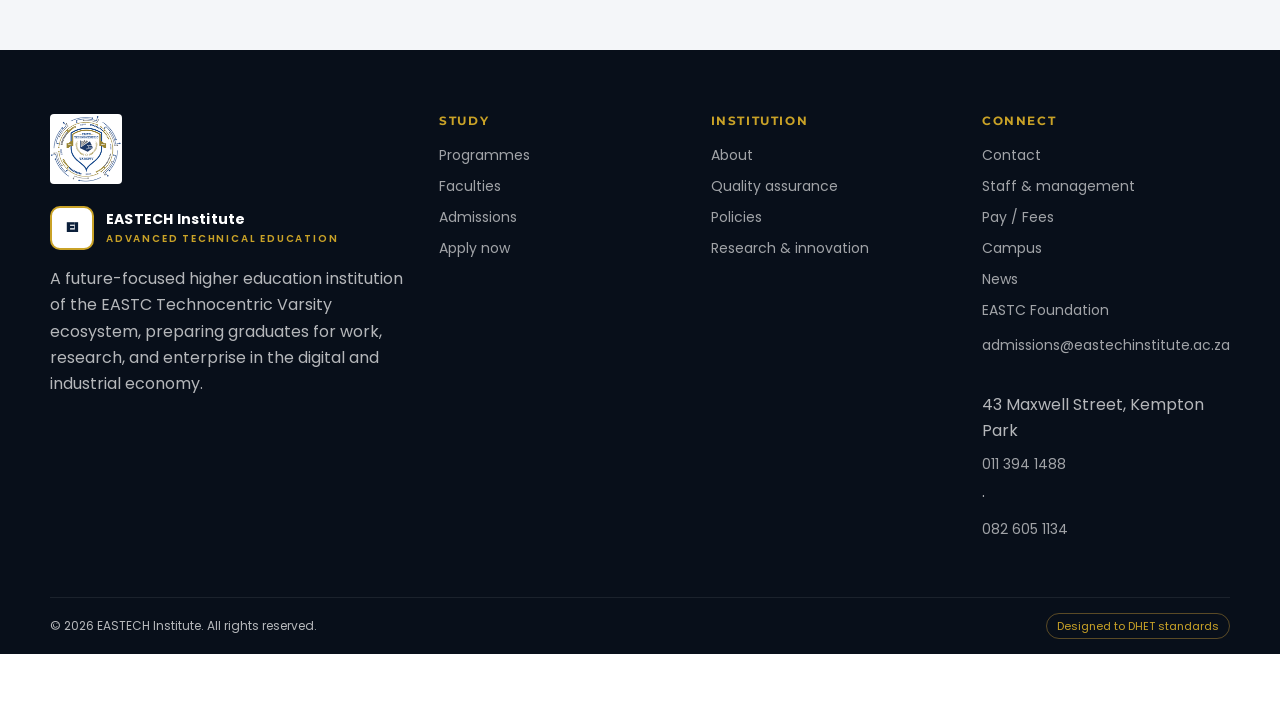
<file: research.html>
<!DOCTYPE html>
<html lang="en">
<head>
<meta charset="UTF-8">
<meta name="viewport" content="width=device-width, initial-scale=1.0">
<title>Research | EASTECH Institute</title>
<meta name="description" content="Applied research and innovation.">
<link rel="preconnect" href="https://fonts.googleapis.com">
<link rel="preconnect" href="https://fonts.gstatic.com" crossorigin>
<link href="https://fonts.googleapis.com/css2?family=Montserrat:wght@500;600;700;800;900&family=Poppins:wght@400;500;600;700&display=swap" rel="stylesheet">
<link rel="icon" type="image/png" href="assets/img/eastc-varsity-logo.png">
<link rel="stylesheet" href="assets/css/site.css">
</head>
<body class="institute">
<a class="skip" href="#main">Skip to content</a>


<header class="nav">
  <div class="wrap nav-inner">
    <div class="brand-lockup">
    <a class="parent-mark" href="https://eastc.co.za/"><img class="crest" src="assets/img/eastc-varsity-logo.png" width="567" height="550" alt="EASTC Technocentric Varsity"></a>
    <a class="brand" href="index.html">
      <div class="mark">EI</div>
      <div><strong>EASTECH Institute</strong><span>Advanced Technical Education</span></div>
    </a>
    </div>
    <button class="menu-btn" aria-label="Menu">☰</button>
    <nav class="nav-links">
      <a href="about.html">About</a>
      <a href="programmes.html">Programmes</a>
      <a href="faculties.html">Faculties</a>
      <a href="admissions.html">Admissions</a>
      <a href="campus.html">Campus</a>
      <a href="student-life.html">Student Life</a>
      <a href="quality.html">Quality</a>
      <a href="research.html">Research</a>
      <a href="contact.html">Contact</a>
      <a href="staff.html">Staff</a>
      <a class="btn btn-ghost" href="pay.html">Pay / Fees</a>
      <a class="btn btn-gold" href="apply.html">Apply</a>
    </nav>
  </div>
</header>

<main id="main">
<section class="page-hero"><div class="wrap"><div class="eyebrow">Innovation</div><h1>Research &amp; applied innovation</h1><p>Staff and students work on problems that matter to South African industry, municipalities, and communities.</p></div></section>
<section>
  <div class="wrap grid-3">
    <article class="card"><div class="card-body"><h3>Smart skills labs</h3><p>AI tutoring, workshop sensors, and digital twins for artisan and engineering training.</p></div></article>
    <article class="card"><div class="card-body"><h3>Energy access</h3><p>Off-grid solar, mini-grids, and water-energy systems for rural campuses and Foundation outreach.</p></div></article>
    <article class="card"><div class="card-body"><h3>Industry projects</h3><p>Capstone and WIL projects with employers, feeding back into curriculum review.</p></div></article>
  </div>
</section>

<section class="study-facts" aria-labelledby="study-facts-title">
  <div class="wrap">
    <div class="section-head">
      <div class="eyebrow">Before you enrol</div>
      <h2 id="study-facts-title">Courses, accommodation and accreditation</h2>
      <p>Published EASTC facts only. Where a fact is not on the sites, it is marked to be confirmed.</p>
    </div>
    <div class="grid-3">
      <article class="card"><div class="card-body">
        <h3>Course availability</h3>
        <p>EASTECH Institute lists higher certificates and degrees in Water Engineering, Information Technology, Cyber Security, and Digital Marketing. Modes on this site include contact, blended, distance, and work-integrated learning where the programme table says so. The news page says founding-cohort applications are open for 2026 in engineering, computing, and energy.</p>
        <p>Institute fees, class sizes, and the next start date are <span class="tbc">to be confirmed</span>.</p>
        <p>EASTC Technocentric Varsity, the campus college, publishes short practical courses. Its 2026 brochure says new courses start every Monday, with Saturday part-time classes. The college FAQ states short courses at R11,250. The brochure also lists other prices. Those figures are not Institute tuition.</p>
        <p><a href="programmes.html">Institute programmes</a> · <a href="https://eastc.co.za/training-courses/">Campus course list</a></p>
      </div></article>
      <article class="card"><div class="card-body">
        <h3>Student accommodation</h3>
        <p>The EASTC 2026 brochure states shared accommodation at R2,100 for short courses only, and that students supply their own food and bedding. The college FAQ also states shared accommodation at R2,100, with 24-hour security at the premises and accommodation.</p>
        <p>A room for EASTECH Institute higher-certificate or degree students is <span class="tbc">to be confirmed</span>.</p>
      </div></article>
      <article class="card"><div class="card-body">
        <h3>Accreditation</h3>
        <p>Institute programmes are designed to DHET standards. DHET registration and CHE programme accreditation for these Institute qualifications are <span class="tbc">to be confirmed</span>.</p>
        <p>EASTC Technocentric Varsity publishes accreditation number ACC17/07/00004 in its 2026 brochure, and eastech.co.za shows DHET 2019/FE07/D33. The brochure also labels some short training courses non-accredited. Those campus registrations are not published as covering Institute higher certificates or degrees.</p>
      </div></article>
    </div>
  </div>
</section>
</main>
<footer>
  <div class="wrap foot-grid">
    <div>
      <a class="parent-mark" href="https://eastc.co.za/"><img class="crest" src="assets/img/eastc-varsity-logo.png" width="567" height="550" alt="EASTC Technocentric Varsity"></a>
      <a class="brand" href="index.html" style="margin-bottom:16px;display:inline-flex">
        <div class="mark">EI</div>
        <div><strong>EASTECH Institute</strong><span>Advanced Technical Education</span></div>
      </a>
      <p>A future-focused higher education institution of the EASTC Technocentric Varsity ecosystem, preparing graduates for work, research, and enterprise in the digital and industrial economy.</p>
    </div>
    <div>
      <h4>Study</h4>
      <a href="programmes.html">Programmes</a>
      <a href="faculties.html">Faculties</a>
      <a href="admissions.html">Admissions</a>
      <a href="apply.html">Apply now</a>
    </div>
    <div>
      <h4>Institution</h4>
      <a href="about.html">About</a>
      <a href="quality.html">Quality assurance</a>
      <a href="policies.html">Policies</a>
      <a href="research.html">Research &amp; innovation</a>
    </div>
    <div>
      <h4>Connect</h4>
      <a href="contact.html">Contact</a>
      <a href="staff.html">Staff &amp; management</a>
      <a href="pay.html">Pay / Fees</a>
      <a href="campus.html">Campus</a>
      <a href="news.html">News</a>
      <a href="https://eastechfoundation.co.za/">EASTC Foundation</a>
      <p style="margin-top:12px"><a href="mailto:admissions@eastechinstitute.ac.za">admissions@eastechinstitute.ac.za</a><br>43 Maxwell Street, Kempton Park<br><a href="tel:+27113941488">011 394 1488</a> · <a href="tel:+27826051134">082 605 1134</a></p>
    </div>
  </div>
  <div class="wrap legal">
    <div>&copy; <span data-year></span> EASTECH Institute. All rights reserved.</div>
    <div><span class="badge">Designed to DHET standards</span></div>
  </div>
</footer>

<script src="assets/js/site-config.js"></script>
<script src="assets/js/eastc.js"></script>
<script src="assets/js/site.js"></script>
</body>
</html>
</file>
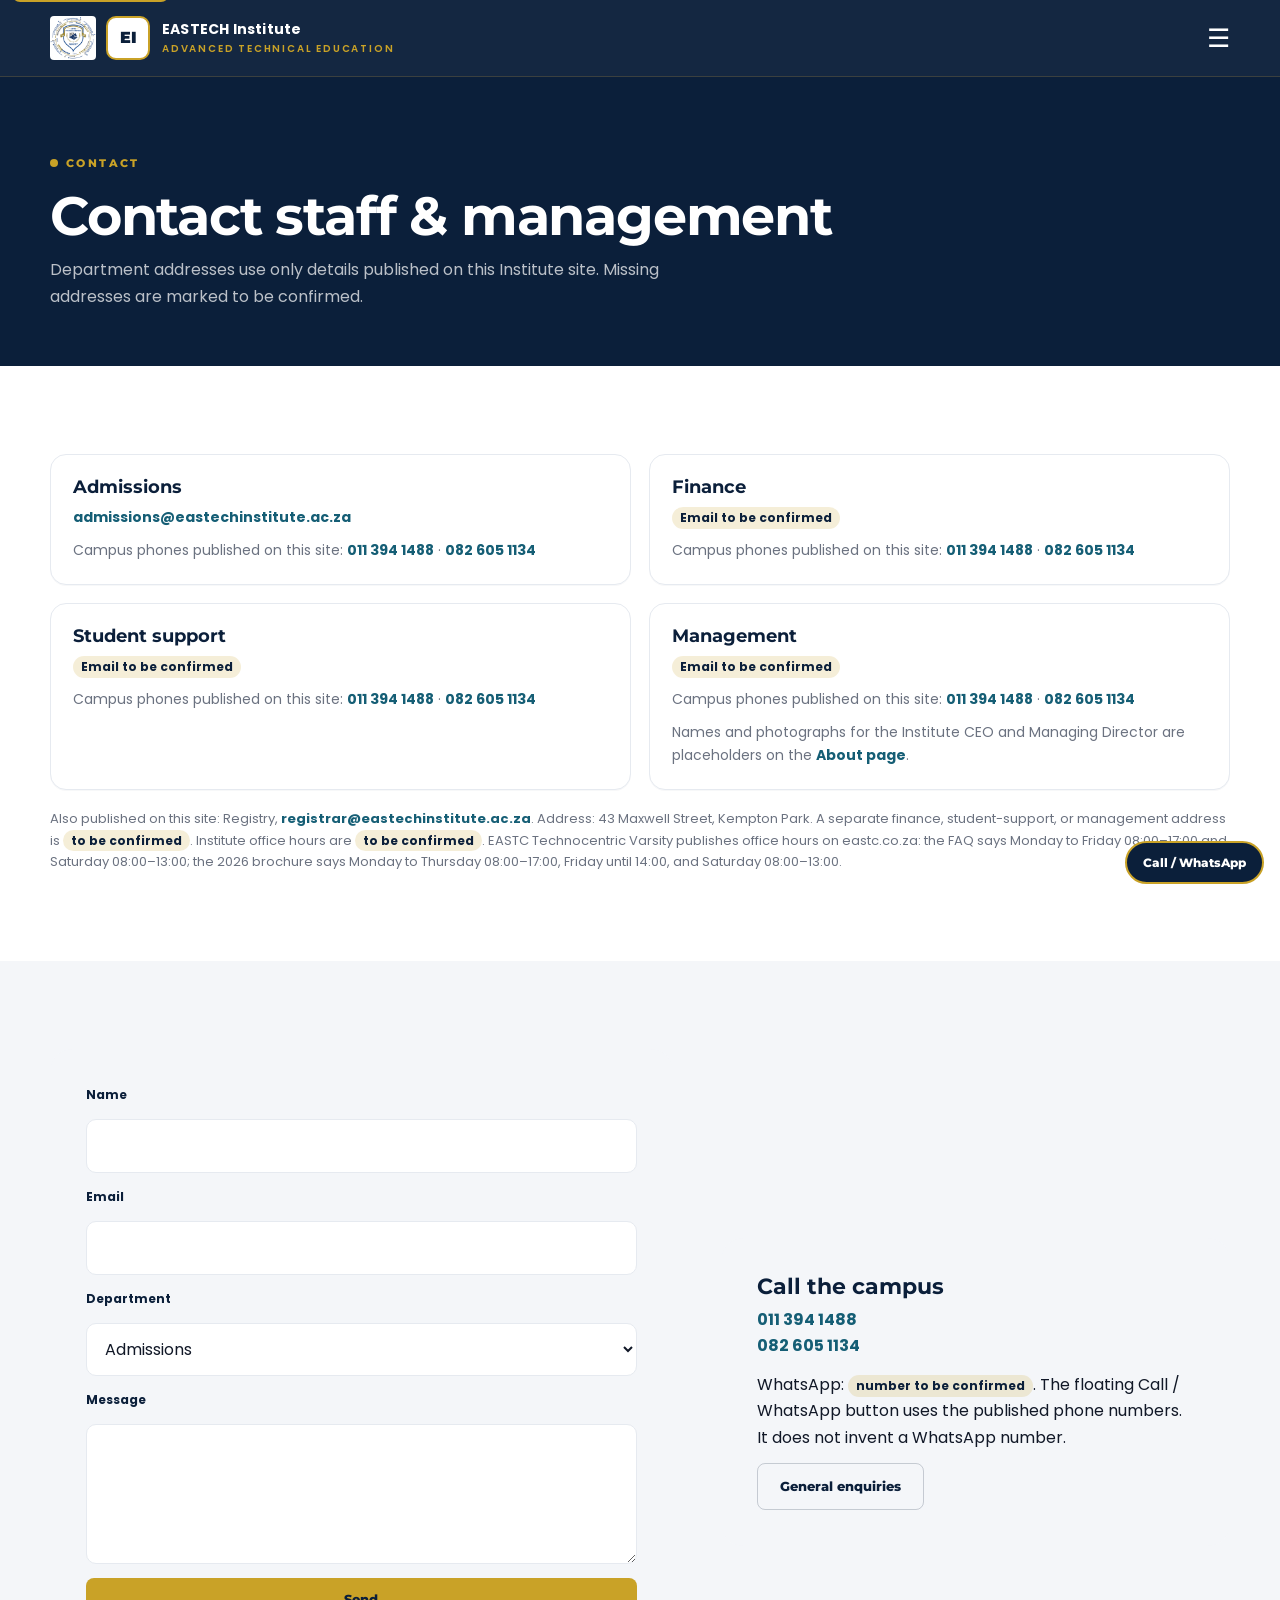
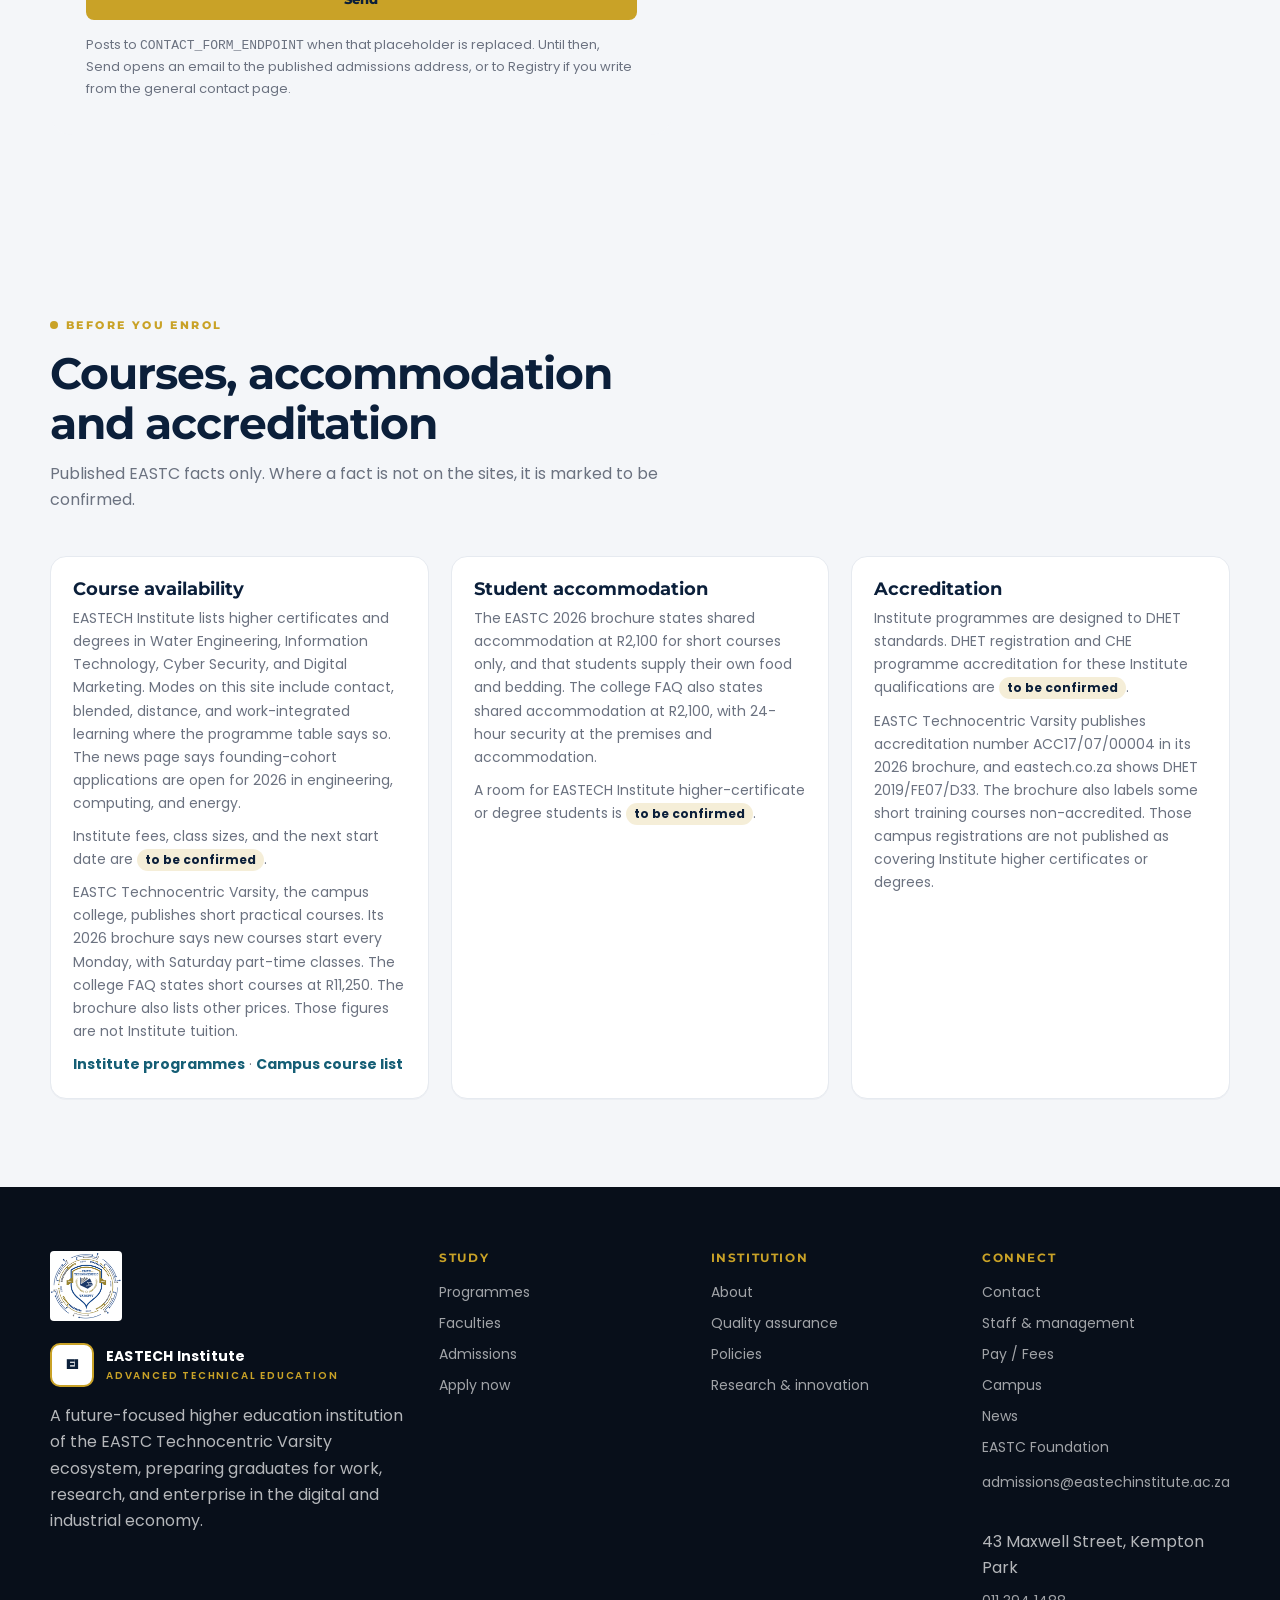
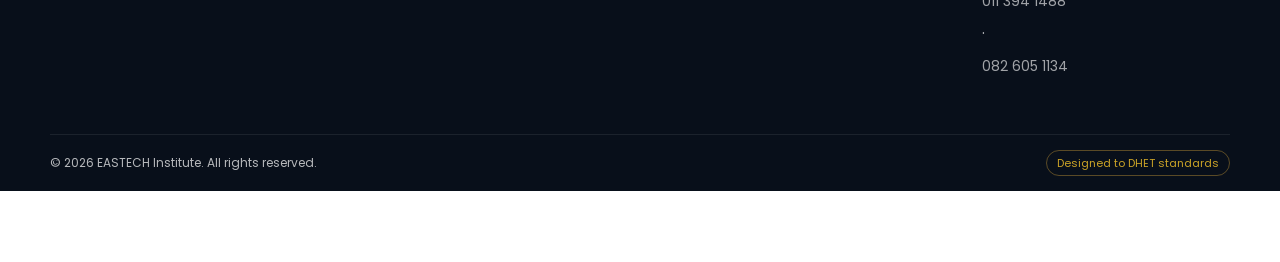
<file: staff.html>
<!DOCTYPE html>
<html lang="en">
<head>
<meta charset="UTF-8">
<meta name="viewport" content="width=device-width, initial-scale=1.0">
<title>Contact staff &amp; management | EASTECH Institute</title>
<meta name="description" content="Contact EASTECH Institute admissions, finance, student support, and management.">
<link rel="preconnect" href="https://fonts.googleapis.com">
<link rel="preconnect" href="https://fonts.gstatic.com" crossorigin>
<link href="https://fonts.googleapis.com/css2?family=Montserrat:wght@500;600;700;800;900&family=Poppins:wght@400;500;600;700&display=swap" rel="stylesheet">
<link rel="icon" type="image/png" href="assets/img/eastc-varsity-logo.png">
<link rel="stylesheet" href="assets/css/site.css">
</head>
<body class="institute">
<a class="skip" href="#main">Skip to content</a>

<header class="nav">
  <div class="wrap nav-inner">
    <div class="brand-lockup">
    <a class="parent-mark" href="https://eastc.co.za/"><img class="crest" src="assets/img/eastc-varsity-logo.png" width="567" height="550" alt="EASTC Technocentric Varsity"></a>
    <a class="brand" href="index.html">
      <div class="mark">EI</div>
      <div><strong>EASTECH Institute</strong><span>Advanced Technical Education</span></div>
    </a>
    </div>
    <button class="menu-btn" aria-label="Menu">☰</button>
    <nav class="nav-links">
      <a href="about.html">About</a>
      <a href="programmes.html">Programmes</a>
      <a href="faculties.html">Faculties</a>
      <a href="admissions.html">Admissions</a>
      <a href="campus.html">Campus</a>
      <a href="student-life.html">Student Life</a>
      <a href="quality.html">Quality</a>
      <a href="research.html">Research</a>
      <a href="contact.html">Contact</a>
      <a href="staff.html">Staff</a>
      <a class="btn btn-ghost" href="pay.html">Pay / Fees</a>
      <a class="btn btn-gold" href="apply.html">Apply</a>
    </nav>
  </div>
</header>

<main id="main">
<section class="page-hero"><div class="wrap"><div class="eyebrow">Contact</div><h1>Contact staff &amp; management</h1><p>Department addresses use only details published on this Institute site. Missing addresses are marked to be confirmed.</p></div></section>
<section>
  <div class="wrap">
    <div class="directory" data-directory>
      <article class="card"><div class="card-body"><h3>Admissions</h3><p><a href="mailto:admissions@eastechinstitute.ac.za">admissions@eastechinstitute.ac.za</a></p><p>Campus phones published on this site: <a href="tel:+27113941488">011 394 1488</a> · <a href="tel:+27826051134">082 605 1134</a></p></div></article>
      <article class="card"><div class="card-body"><h3>Finance</h3><p><span class="tbc">Email to be confirmed</span></p><p>Campus phones published on this site: <a href="tel:+27113941488">011 394 1488</a> · <a href="tel:+27826051134">082 605 1134</a></p></div></article>
      <article class="card"><div class="card-body"><h3>Student support</h3><p><span class="tbc">Email to be confirmed</span></p><p>Campus phones published on this site: <a href="tel:+27113941488">011 394 1488</a> · <a href="tel:+27826051134">082 605 1134</a></p></div></article>
      <article class="card"><div class="card-body"><h3>Management</h3><p><span class="tbc">Email to be confirmed</span></p><p>Campus phones published on this site: <a href="tel:+27113941488">011 394 1488</a> · <a href="tel:+27826051134">082 605 1134</a></p><p>Names and photographs for the Institute CEO and Managing Director are placeholders on the <a href="about.html#leadership">About page</a>.</p></div></article>
    </div>
    <p class="note" style="margin-top:18px">Also published on this site: Registry, <a href="mailto:registrar@eastechinstitute.ac.za">registrar@eastechinstitute.ac.za</a>. Address: 43 Maxwell Street, Kempton Park. A separate finance, student-support, or management address is <span class="tbc">to be confirmed</span>. Institute office hours are <span class="tbc">to be confirmed</span>. EASTC Technocentric Varsity publishes office hours on eastc.co.za: the FAQ says Monday to Friday 08:00–17:00 and Saturday 08:00–13:00; the 2026 brochure says Monday to Thursday 08:00–17:00, Friday until 14:00, and Saturday 08:00–13:00.</p>
  </div>
</section>
<section style="background:var(--gray)">
  <div class="wrap grid-2">
    <form class="panel" data-contact-form>
      <label for="name">Name</label>
      <input id="name" name="name" required autocomplete="name">
      <label for="email">Email</label>
      <input id="email" name="email" type="email" required autocomplete="email">
      <label for="department">Department</label>
      <select id="department" name="department">
        <option>Admissions</option>
        <option>Finance</option>
        <option>Student support</option>
        <option>Management</option>
      </select>
      <label for="message">Message</label>
      <textarea id="message" name="message" required></textarea>
      <button class="btn btn-gold" type="submit">Send</button>
      <p class="notice" role="status"></p>
      <p class="form-error" role="alert"></p>
      <p class="note">Posts to <code>CONTACT_FORM_ENDPOINT</code> when that placeholder is replaced. Until then, Send opens an email to the published admissions address, or to Registry if you write from the general contact page.</p>
    </form>
    <div class="panel">
      <h2 style="color:var(--navy);font-size:22px;margin-bottom:8px">Call the campus</h2>
      <p><a href="tel:+27113941488">011 394 1488</a><br><a href="tel:+27826051134">082 605 1134</a></p>
      <p style="margin-top:12px">WhatsApp: <span class="tbc">number to be confirmed</span>. The floating Call / WhatsApp button uses the published phone numbers. It does not invent a WhatsApp number.</p>
      <p style="margin-top:12px"><a class="btn btn-outline" href="contact.html">General enquiries</a></p>
    </div>
  </div>
</section>
<section class="study-facts" aria-labelledby="study-facts-title">
  <div class="wrap">
    <div class="section-head">
      <div class="eyebrow">Before you enrol</div>
      <h2 id="study-facts-title">Courses, accommodation and accreditation</h2>
      <p>Published EASTC facts only. Where a fact is not on the sites, it is marked to be confirmed.</p>
    </div>
    <div class="grid-3">
      <article class="card"><div class="card-body">
        <h3>Course availability</h3>
        <p>EASTECH Institute lists higher certificates and degrees in Water Engineering, Information Technology, Cyber Security, and Digital Marketing. Modes on this site include contact, blended, distance, and work-integrated learning where the programme table says so. The news page says founding-cohort applications are open for 2026 in engineering, computing, and energy.</p>
        <p>Institute fees, class sizes, and the next start date are <span class="tbc">to be confirmed</span>.</p>
        <p>EASTC Technocentric Varsity, the campus college, publishes short practical courses. Its 2026 brochure says new courses start every Monday, with Saturday part-time classes. The college FAQ states short courses at R11,250. The brochure also lists other prices. Those figures are not Institute tuition.</p>
        <p><a href="programmes.html">Institute programmes</a> · <a href="https://eastc.co.za/training-courses/">Campus course list</a></p>
      </div></article>
      <article class="card"><div class="card-body">
        <h3>Student accommodation</h3>
        <p>The EASTC 2026 brochure states shared accommodation at R2,100 for short courses only, and that students supply their own food and bedding. The college FAQ also states shared accommodation at R2,100, with 24-hour security at the premises and accommodation.</p>
        <p>A room for EASTECH Institute higher-certificate or degree students is <span class="tbc">to be confirmed</span>.</p>
      </div></article>
      <article class="card"><div class="card-body">
        <h3>Accreditation</h3>
        <p>Institute programmes are designed to DHET standards. DHET registration and CHE programme accreditation for these Institute qualifications are <span class="tbc">to be confirmed</span>.</p>
        <p>EASTC Technocentric Varsity publishes accreditation number ACC17/07/00004 in its 2026 brochure, and eastech.co.za shows DHET 2019/FE07/D33. The brochure also labels some short training courses non-accredited. Those campus registrations are not published as covering Institute higher certificates or degrees.</p>
      </div></article>
    </div>
  </div>
</section>
</main>
<footer>
  <div class="wrap foot-grid">
    <div>
      <a class="parent-mark" href="https://eastc.co.za/"><img class="crest" src="assets/img/eastc-varsity-logo.png" width="567" height="550" alt="EASTC Technocentric Varsity"></a>
      <a class="brand" href="index.html" style="margin-bottom:16px;display:inline-flex">
        <div class="mark">EI</div>
        <div><strong>EASTECH Institute</strong><span>Advanced Technical Education</span></div>
      </a>
      <p>A future-focused higher education institution of the EASTC Technocentric Varsity ecosystem, preparing graduates for work, research, and enterprise in the digital and industrial economy.</p>
    </div>
    <div>
      <h4>Study</h4>
      <a href="programmes.html">Programmes</a>
      <a href="faculties.html">Faculties</a>
      <a href="admissions.html">Admissions</a>
      <a href="apply.html">Apply now</a>
    </div>
    <div>
      <h4>Institution</h4>
      <a href="about.html">About</a>
      <a href="quality.html">Quality assurance</a>
      <a href="policies.html">Policies</a>
      <a href="research.html">Research &amp; innovation</a>
    </div>
    <div>
      <h4>Connect</h4>
      <a href="contact.html">Contact</a>
      <a href="staff.html">Staff &amp; management</a>
      <a href="pay.html">Pay / Fees</a>
      <a href="campus.html">Campus</a>
      <a href="news.html">News</a>
      <a href="https://eastechfoundation.co.za/">EASTC Foundation</a>
      <p style="margin-top:12px"><a href="mailto:admissions@eastechinstitute.ac.za">admissions@eastechinstitute.ac.za</a><br>43 Maxwell Street, Kempton Park<br><a href="tel:+27113941488">011 394 1488</a> · <a href="tel:+27826051134">082 605 1134</a></p>
    </div>
  </div>
  <div class="wrap legal">
    <div>&copy; <span data-year></span> EASTECH Institute. All rights reserved.</div>
    <div><span class="badge">Designed to DHET standards</span></div>
  </div>
</footer>
<script src="assets/js/site-config.js"></script>
<script src="assets/js/eastc.js"></script>
<script src="assets/js/site.js"></script>
</body>
</html>
</file>
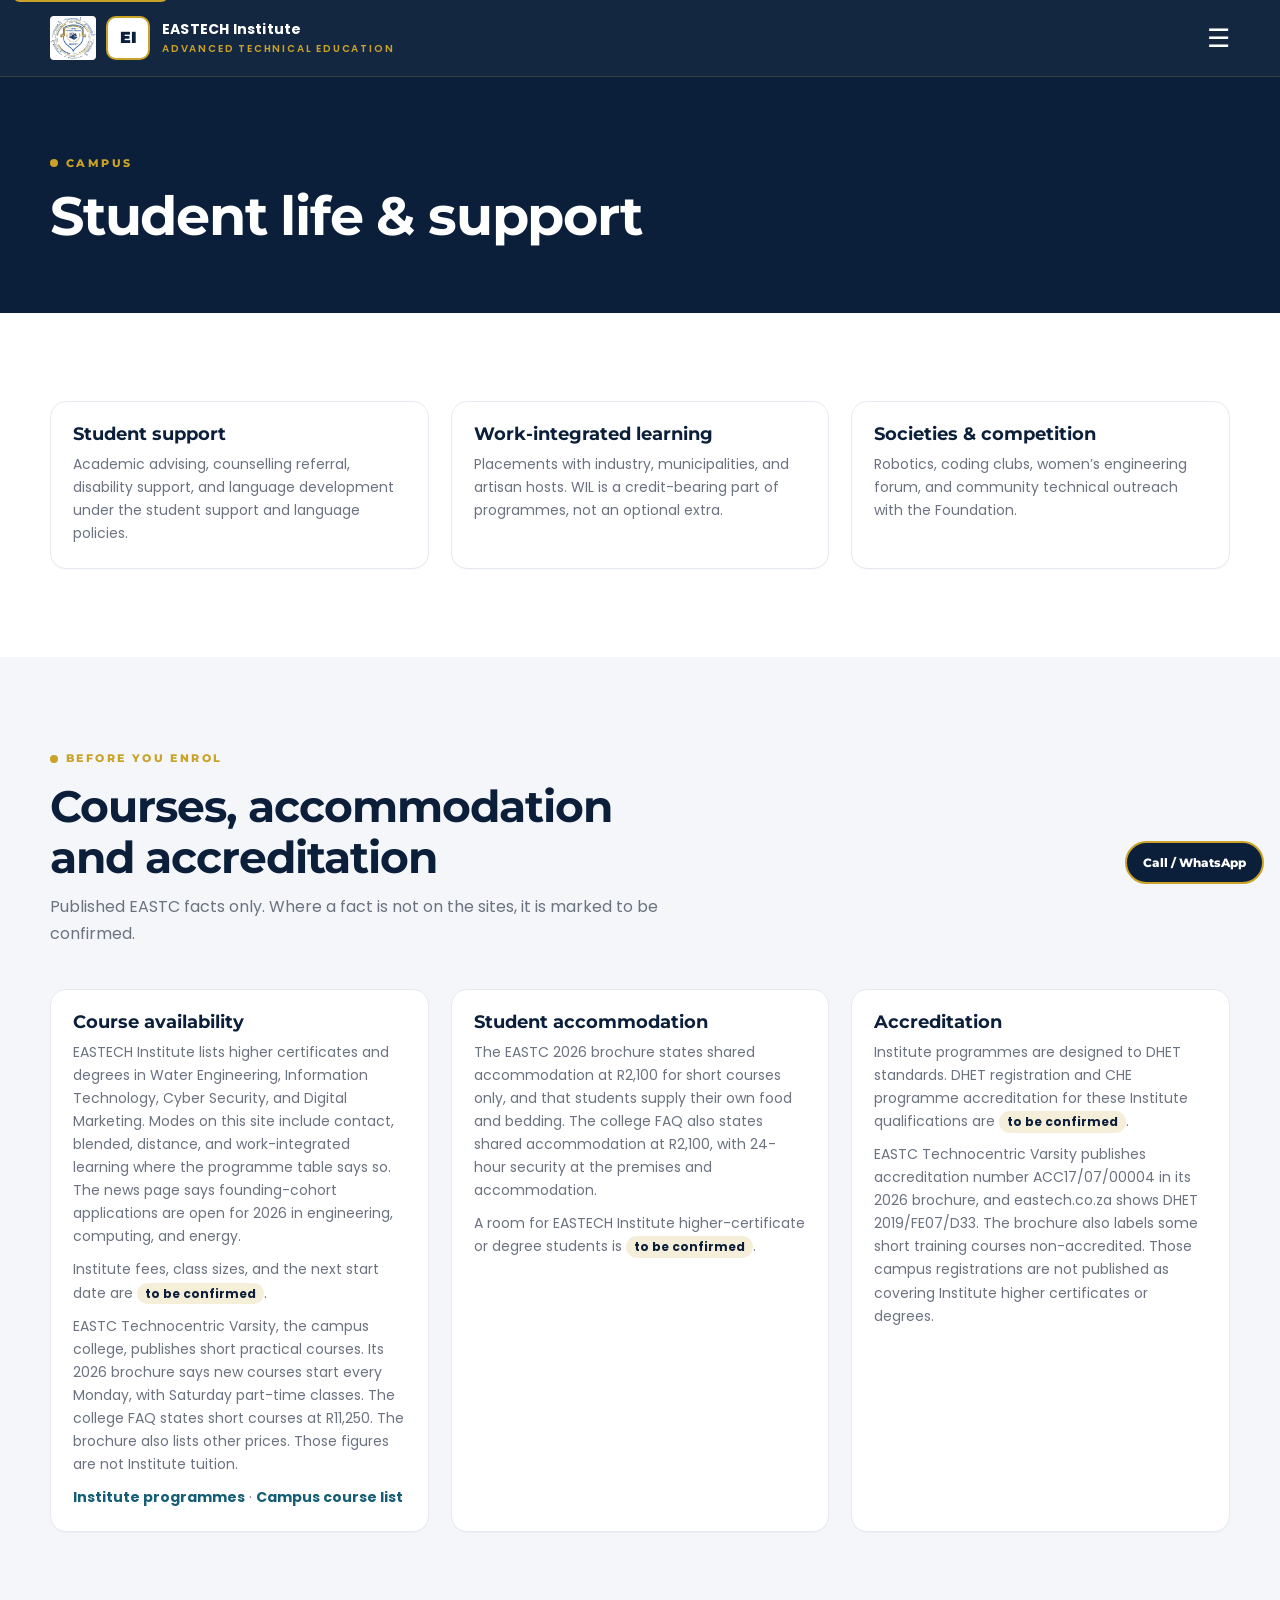
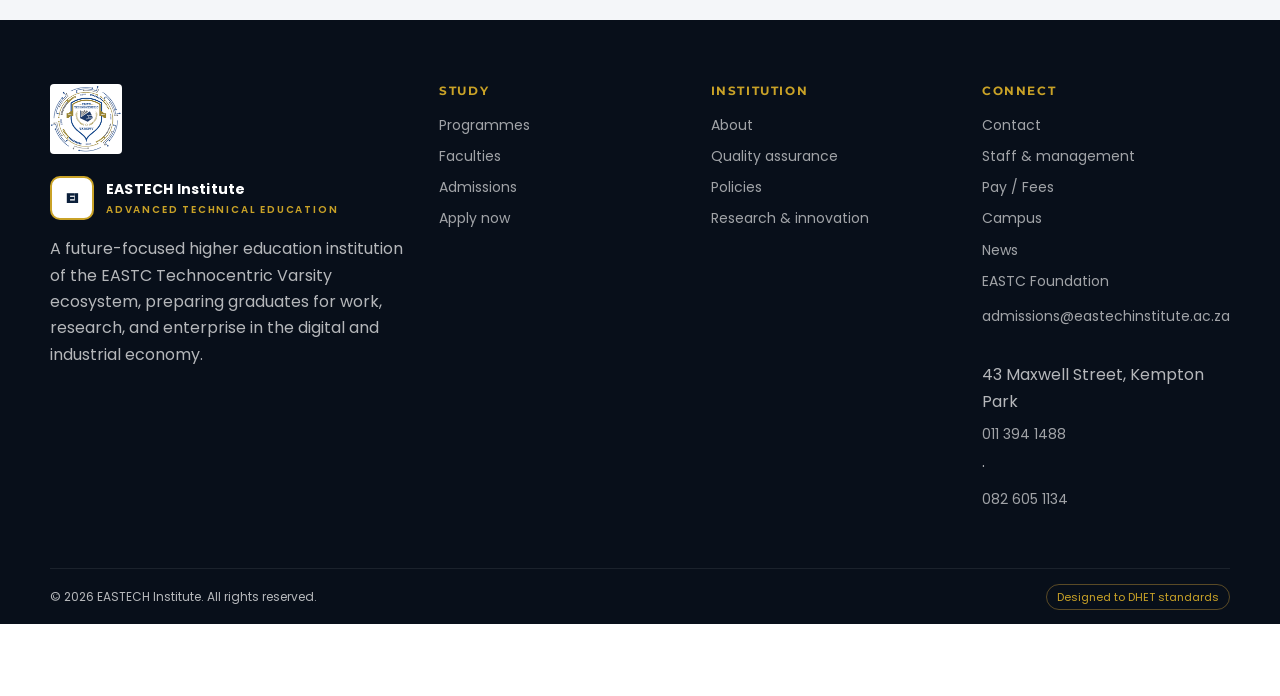
<file: student-life.html>
<!DOCTYPE html>
<html lang="en">
<head>
<meta charset="UTF-8">
<meta name="viewport" content="width=device-width, initial-scale=1.0">
<title>Student life | EASTECH Institute</title>
<meta name="description" content="Student support, WIL, and campus life.">
<link rel="preconnect" href="https://fonts.googleapis.com">
<link rel="preconnect" href="https://fonts.gstatic.com" crossorigin>
<link href="https://fonts.googleapis.com/css2?family=Montserrat:wght@500;600;700;800;900&family=Poppins:wght@400;500;600;700&display=swap" rel="stylesheet">
<link rel="icon" type="image/png" href="assets/img/eastc-varsity-logo.png">
<link rel="stylesheet" href="assets/css/site.css">
</head>
<body class="institute">
<a class="skip" href="#main">Skip to content</a>


<header class="nav">
  <div class="wrap nav-inner">
    <div class="brand-lockup">
    <a class="parent-mark" href="https://eastc.co.za/"><img class="crest" src="assets/img/eastc-varsity-logo.png" width="567" height="550" alt="EASTC Technocentric Varsity"></a>
    <a class="brand" href="index.html">
      <div class="mark">EI</div>
      <div><strong>EASTECH Institute</strong><span>Advanced Technical Education</span></div>
    </a>
    </div>
    <button class="menu-btn" aria-label="Menu">☰</button>
    <nav class="nav-links">
      <a href="about.html">About</a>
      <a href="programmes.html">Programmes</a>
      <a href="faculties.html">Faculties</a>
      <a href="admissions.html">Admissions</a>
      <a href="campus.html">Campus</a>
      <a href="student-life.html">Student Life</a>
      <a href="quality.html">Quality</a>
      <a href="research.html">Research</a>
      <a href="contact.html">Contact</a>
      <a href="staff.html">Staff</a>
      <a class="btn btn-ghost" href="pay.html">Pay / Fees</a>
      <a class="btn btn-gold" href="apply.html">Apply</a>
    </nav>
  </div>
</header>

<main id="main">
<section class="page-hero"><div class="wrap"><div class="eyebrow">Campus</div><h1>Student life &amp; support</h1></div></section>
<section>
  <div class="wrap grid-3">
    <article class="card"><div class="card-body"><h3>Student support</h3><p>Academic advising, counselling referral, disability support, and language development under the student support and language policies.</p></div></article>
    <article class="card"><div class="card-body"><h3>Work-integrated learning</h3><p>Placements with industry, municipalities, and artisan hosts. WIL is a credit-bearing part of programmes, not an optional extra.</p></div></article>
    <article class="card"><div class="card-body"><h3>Societies &amp; competition</h3><p>Robotics, coding clubs, women’s engineering forum, and community technical outreach with the Foundation.</p></div></article>
  </div>
</section>

<section class="study-facts" aria-labelledby="study-facts-title">
  <div class="wrap">
    <div class="section-head">
      <div class="eyebrow">Before you enrol</div>
      <h2 id="study-facts-title">Courses, accommodation and accreditation</h2>
      <p>Published EASTC facts only. Where a fact is not on the sites, it is marked to be confirmed.</p>
    </div>
    <div class="grid-3">
      <article class="card"><div class="card-body">
        <h3>Course availability</h3>
        <p>EASTECH Institute lists higher certificates and degrees in Water Engineering, Information Technology, Cyber Security, and Digital Marketing. Modes on this site include contact, blended, distance, and work-integrated learning where the programme table says so. The news page says founding-cohort applications are open for 2026 in engineering, computing, and energy.</p>
        <p>Institute fees, class sizes, and the next start date are <span class="tbc">to be confirmed</span>.</p>
        <p>EASTC Technocentric Varsity, the campus college, publishes short practical courses. Its 2026 brochure says new courses start every Monday, with Saturday part-time classes. The college FAQ states short courses at R11,250. The brochure also lists other prices. Those figures are not Institute tuition.</p>
        <p><a href="programmes.html">Institute programmes</a> · <a href="https://eastc.co.za/training-courses/">Campus course list</a></p>
      </div></article>
      <article class="card"><div class="card-body">
        <h3>Student accommodation</h3>
        <p>The EASTC 2026 brochure states shared accommodation at R2,100 for short courses only, and that students supply their own food and bedding. The college FAQ also states shared accommodation at R2,100, with 24-hour security at the premises and accommodation.</p>
        <p>A room for EASTECH Institute higher-certificate or degree students is <span class="tbc">to be confirmed</span>.</p>
      </div></article>
      <article class="card"><div class="card-body">
        <h3>Accreditation</h3>
        <p>Institute programmes are designed to DHET standards. DHET registration and CHE programme accreditation for these Institute qualifications are <span class="tbc">to be confirmed</span>.</p>
        <p>EASTC Technocentric Varsity publishes accreditation number ACC17/07/00004 in its 2026 brochure, and eastech.co.za shows DHET 2019/FE07/D33. The brochure also labels some short training courses non-accredited. Those campus registrations are not published as covering Institute higher certificates or degrees.</p>
      </div></article>
    </div>
  </div>
</section>
</main>
<footer>
  <div class="wrap foot-grid">
    <div>
      <a class="parent-mark" href="https://eastc.co.za/"><img class="crest" src="assets/img/eastc-varsity-logo.png" width="567" height="550" alt="EASTC Technocentric Varsity"></a>
      <a class="brand" href="index.html" style="margin-bottom:16px;display:inline-flex">
        <div class="mark">EI</div>
        <div><strong>EASTECH Institute</strong><span>Advanced Technical Education</span></div>
      </a>
      <p>A future-focused higher education institution of the EASTC Technocentric Varsity ecosystem, preparing graduates for work, research, and enterprise in the digital and industrial economy.</p>
    </div>
    <div>
      <h4>Study</h4>
      <a href="programmes.html">Programmes</a>
      <a href="faculties.html">Faculties</a>
      <a href="admissions.html">Admissions</a>
      <a href="apply.html">Apply now</a>
    </div>
    <div>
      <h4>Institution</h4>
      <a href="about.html">About</a>
      <a href="quality.html">Quality assurance</a>
      <a href="policies.html">Policies</a>
      <a href="research.html">Research &amp; innovation</a>
    </div>
    <div>
      <h4>Connect</h4>
      <a href="contact.html">Contact</a>
      <a href="staff.html">Staff &amp; management</a>
      <a href="pay.html">Pay / Fees</a>
      <a href="campus.html">Campus</a>
      <a href="news.html">News</a>
      <a href="https://eastechfoundation.co.za/">EASTC Foundation</a>
      <p style="margin-top:12px"><a href="mailto:admissions@eastechinstitute.ac.za">admissions@eastechinstitute.ac.za</a><br>43 Maxwell Street, Kempton Park<br><a href="tel:+27113941488">011 394 1488</a> · <a href="tel:+27826051134">082 605 1134</a></p>
    </div>
  </div>
  <div class="wrap legal">
    <div>&copy; <span data-year></span> EASTECH Institute. All rights reserved.</div>
    <div><span class="badge">Designed to DHET standards</span></div>
  </div>
</footer>

<script src="assets/js/site-config.js"></script>
<script src="assets/js/eastc.js"></script>
<script src="assets/js/site.js"></script>
</body>
</html>
</file>
<file: assets/css/site.css>
:root {
  --navy: #0B1F3A;
  --navy-mid: #123056;
  --navy-light: #1A3A5C;
  --gold: #D4A437;
  --gold-light: #E8BC5A;
  --teal: #0F766E;
  --teal-bright: #14B8A6;
  --gray: #F4F6F9;
  --gray-mid: #E6EAF0;
  --charcoal: #111827;
  --body: #374151;
  --muted: #6B7280;
  --white: #fff;
  --shadow: 0 18px 50px rgba(11, 31, 58, 0.12);
  --radius: 16px;
  --max: 1180px;
}
*, *::before, *::after { box-sizing: border-box; margin: 0; padding: 0; }
html { scroll-behavior: smooth; }
body {
  font-family: "Poppins", sans-serif;
  color: var(--charcoal);
  background: var(--white);
  line-height: 1.65;
  overflow-x: hidden;
  padding-bottom: 72px;
}
img { max-width: 100%; display: block; }
a { color: inherit; text-decoration: none; }
h1, h2, h3, h4 { font-family: "Montserrat", sans-serif; line-height: 1.15; }
.wrap { width: min(var(--max), calc(100% - 48px)); margin: 0 auto; max-width: 100%; }
.panel, .card, .grid-2, .grid-3, .grid-4, .directory { min-width: 0; max-width: 100%; }
.grid-2 > *, .grid-3 > *, .grid-4 > *, .directory > * { min-width: 0; }
.eyebrow {
  display: inline-flex; align-items: center; gap: 8px;
  font-family: "Montserrat", sans-serif;
  font-size: 11px; font-weight: 800; letter-spacing: 2.4px; text-transform: uppercase;
  color: var(--gold);
}
.eyebrow::before { content: ""; width: 8px; height: 8px; border-radius: 50%; background: currentColor; }

/* NAV */
.skip {
  position: absolute; left: 12px; top: -40px; z-index: 80;
  background: var(--gold); color: var(--navy); padding: 8px 12px; border-radius: 8px; font-weight: 800;
}
.skip:focus { top: 12px; }
.nav {
  position: sticky; top: 0; z-index: 50;
  background: rgba(11, 31, 58, 0.96);
  backdrop-filter: blur(16px);
  border-bottom: 1px solid rgba(212, 164, 55, 0.2);
}
.nav-inner { display: flex; align-items: center; justify-content: space-between; min-height: 76px; gap: 24px; }
.brand-lockup { display: flex; align-items: center; gap: 10px; min-width: 0; }
.parent-mark { display: inline-flex; align-items: center; line-height: 0; flex: 0 0 auto; }
.crest {
  width: 46px; height: auto; aspect-ratio: 567 / 550; object-fit: contain;
  background: #fff; border-radius: 4px;
}
footer .crest { width: 72px; }
footer a.parent-mark { display: inline-flex; margin: 0 0 14px; }
.brand { display: flex; align-items: center; gap: 12px; color: #fff; }
.mark {
  width: 44px; height: 44px; border-radius: 10px; background: var(--gold);
  color: var(--navy); font-family: "Montserrat", sans-serif; font-weight: 900;
  display: grid; place-items: center; letter-spacing: -0.5px;
}
.brand strong { display: block; font-size: 14px; letter-spacing: 0.2px; }
.brand span { display: block; font-size: 10px; color: var(--gold); letter-spacing: 1.8px; text-transform: uppercase; font-weight: 600; }
.nav-links { display: flex; align-items: center; gap: 12px; }
.nav-links a { color: rgba(255,255,255,.82); font-family: "Montserrat", sans-serif; font-size: 12px; font-weight: 600; }
.nav-links a:hover, .nav-links a.active { color: var(--gold); }
.nav-links .btn { padding: 8px 12px; font-size: 11px; white-space: nowrap; }
.nav-links a.btn-gold { color: var(--navy); }
.nav-links a.btn-gold:hover, .nav-links a.btn-gold.active { color: var(--navy); background: var(--gold-light); }
.nav-links a.btn-ghost { color: #fff; border-color: rgba(255,255,255,.35); }
.nav-links a.btn-ghost:hover, .nav-links a.btn-ghost.active { color: var(--navy); background: var(--gold); border-color: var(--gold); }
.btn {
  display: inline-flex; align-items: center; justify-content: center; gap: 8px;
  padding: 12px 22px; border-radius: 8px; font-family: "Montserrat", sans-serif;
  font-size: 13px; font-weight: 800; border: 1.5px solid transparent; cursor: pointer;
  transition: .2s transform, .2s background, .2s color;
}
.btn:hover { transform: translateY(-1px); }
.btn-gold { background: var(--gold); color: var(--navy); }
.btn-gold:hover { background: var(--gold-light); }
.btn-ghost { background: transparent; color: #fff; border-color: rgba(255,255,255,.28); }
.btn-navy { background: var(--navy); color: #fff; }
.btn-teal { background: var(--teal); color: #fff; }
.btn-outline { background: transparent; color: var(--navy); border-color: rgba(11,31,58,.2); }
.menu-btn { display: none; background: none; border: 0; color: #fff; font-size: 26px; cursor: pointer; }

/* HERO */
.hero {
  position: relative; min-height: 86vh; display: grid; align-items: center;
  background: var(--navy); color: #fff; overflow: hidden;
  padding: 72px 0 88px;
}
.hero-bg {
  position: absolute; inset: 0;
  background-size: cover; background-position: center 40%;
  opacity: .42; transform: scale(1.04);
}
.hero::after {
  content: ""; position: absolute; inset: 0;
  background: linear-gradient(90deg, rgba(11,31,58,.94) 0%, rgba(11,31,58,.72) 52%, rgba(11,31,58,.35) 100%);
}
.hero-content { position: relative; z-index: 1; max-width: 760px; }
.hero h1 { font-size: clamp(38px, 6vw, 68px); letter-spacing: -1.8px; margin: 18px 0 18px; }
.hero h1 em { font-style: normal; color: var(--gold); }
.hero p { font-size: 17px; color: rgba(255,255,255,.74); max-width: 620px; }
.hero-actions { display: flex; flex-wrap: wrap; gap: 12px; margin: 32px 0 40px; }
.stats { display: grid; grid-template-columns: repeat(4, 1fr); gap: 18px; }
.stat { border-left: 2px solid var(--gold); padding-left: 14px; }
.stat b { display: block; font-family: "Montserrat", sans-serif; font-size: 28px; color: var(--gold); }
.stat span { font-size: 12px; color: rgba(255,255,255,.62); }

/* SECTIONS */
section { padding: 88px 0; }
.section-head { max-width: 640px; margin-bottom: 42px; }
.section-head h2 { font-size: clamp(28px, 4vw, 44px); color: var(--navy); letter-spacing: -1px; margin: 10px 0 12px; }
.section-head p { color: var(--muted); }
.grid-2 { display: grid; grid-template-columns: 1.1fr .9fr; gap: 48px; align-items: center; }
.grid-3 { display: grid; grid-template-columns: repeat(3, 1fr); gap: 22px; }
.grid-4 { display: grid; grid-template-columns: repeat(4, 1fr); gap: 18px; }
.card {
  background: #fff; border: 1px solid var(--gray-mid); border-radius: var(--radius);
  overflow: hidden; box-shadow: 0 1px 0 rgba(11,31,58,.03);
  transition: .25s transform, .25s box-shadow;
}
.card:hover { transform: translateY(-4px); box-shadow: var(--shadow); }
.card img { width: 100%; height: 190px; object-fit: cover; }
.card-body { padding: 22px; }
.card h3 { font-size: 18px; color: var(--navy); margin-bottom: 8px; }
.card p { color: var(--muted); font-size: 14px; }
.tag {
  display: inline-block; margin: 0 6px 6px 0; padding: 5px 10px; border-radius: 999px;
  background: rgba(15,118,110,.08); color: var(--teal); font-size: 11px; font-weight: 700;
}
.panel { background: var(--gray); border-radius: 22px; padding: 36px; }
.photo { border-radius: 22px; width: 100%; height: 420px; object-fit: cover; box-shadow: var(--shadow); }
.gallery { display: grid; grid-template-columns: repeat(3, 1fr); gap: 14px; }
.gallery img { width: 100%; height: 220px; object-fit: cover; border-radius: 14px; }
.gallery.tight img { height: 180px; }
@media (max-width: 980px) { .gallery { grid-template-columns: 1fr 1fr; } }
.values { display: flex; flex-wrap: wrap; gap: 8px; }
.chip { padding: 8px 14px; border-radius: 999px; background: var(--navy); color: #fff; font-size: 12px; font-weight: 700; }

/* PAGE HERO */
.page-hero {
  background: var(--navy); color: #fff; padding: 72px 0 56px;
  position: relative; overflow: hidden;
}
.page-hero.media { min-height: 340px; display: grid; align-items: end; }
.page-hero.media .hero-bg { opacity: .5; }
.page-hero.media::after {
  content: ""; position: absolute; inset: 0;
  background: linear-gradient(90deg, rgba(11,31,58,.88) 0%, rgba(11,31,58,.55) 70%, rgba(11,31,58,.28) 100%);
}
.page-hero .wrap { position: relative; z-index: 1; }
.page-hero h1 { font-size: clamp(32px, 5vw, 54px); letter-spacing: -1.2px; margin: 10px 0 10px; }
.page-hero p { color: rgba(255,255,255,.72); max-width: 640px; }
.page-hero a { color: var(--gold); font-weight: 700; }
.card a:not(.btn), .note a:not(.btn), ol a:not(.btn), .panel a:not(.btn) { color: var(--teal); font-weight: 700; }
.directory { display: grid; grid-template-columns: 1fr 1fr; gap: 18px; }

/* FORMS */
form { display: grid; gap: 14px; }
label { font-size: 12px; font-weight: 700; color: var(--navy); }
input, select, textarea {
  width: 100%; padding: 13px 14px; border: 1px solid var(--gray-mid); border-radius: 10px;
  font: inherit; background: #fff; color: var(--charcoal);
}
textarea { min-height: 140px; resize: vertical; }
.form-row { display: grid; grid-template-columns: 1fr 1fr; gap: 14px; }
.note { font-size: 13px; color: var(--muted); overflow-wrap: anywhere; }
code { overflow-wrap: anywhere; }
.success { display: none; background: #ecfdf5; color: #065f46; padding: 14px 16px; border-radius: 10px; font-weight: 600; }
.success.show { display: block; }

/* TABLE */
.table-wrap { overflow-x: auto; -webkit-overflow-scrolling: touch; max-width: 100%; }
table { width: 100%; border-collapse: collapse; background: #fff; border-radius: 14px; overflow: hidden; min-width: 640px; }
th, td { text-align: left; padding: 14px 16px; border-bottom: 1px solid var(--gray-mid); font-size: 14px; }
th { background: var(--navy); color: #fff; font-family: "Montserrat", sans-serif; font-size: 12px; letter-spacing: .6px; }
td strong { color: var(--navy); }

/* FOOTER */
footer { background: #080f1a; color: rgba(255,255,255,.7); padding: 64px 0 0; }
.foot-grid { display: grid; grid-template-columns: 1.5fr 1fr 1fr 1fr; gap: 36px; padding-bottom: 48px; }
footer h4 { color: var(--gold); font-size: 12px; letter-spacing: 1.6px; text-transform: uppercase; margin-bottom: 16px; }
footer a { display: block; color: rgba(255,255,255,.62); margin: 8px 0; font-size: 14px; }
footer a:hover { color: var(--gold); }
.legal { border-top: 1px solid rgba(255,255,255,.08); padding: 18px 0; display: flex; justify-content: space-between; gap: 12px; flex-wrap: wrap; font-size: 12px; }
.badge { border: 1px solid rgba(212,164,55,.4); color: var(--gold); padding: 4px 10px; border-radius: 999px; font-size: 11px; }

/* INSTITUTE TWEAKS */
body.institute { --gold: #C9A227; --teal: #155E75; }
body.institute .mark { background: #fff; color: var(--navy); border: 2px solid var(--gold); }

a:focus-visible, button:focus-visible, input:focus-visible, select:focus-visible, textarea:focus-visible {
  outline: 3px solid var(--gold); outline-offset: 3px;
}
.lightbox {
  display: none; position: fixed; inset: 0; z-index: 100; background: rgba(8,15,26,.92);
  align-items: center; justify-content: center; padding: 24px;
}
.lightbox.open { display: flex; }
.lightbox img { max-width: min(1200px, 100%); max-height: 90vh; border-radius: 12px; }
.lightbox button {
  position: absolute; top: 16px; right: 18px; background: none; border: 0; color: #fff; font-size: 32px; cursor: pointer;
}
.card p + p { margin-top: 10px; }
.tbc {
  display: inline-block; padding: 1px 8px; border-radius: 999px;
  background: rgba(201, 162, 39, .18); color: var(--navy); font-weight: 700; font-size: 12px;
}
.test-banner {
  background: #fff7e6; border: 1px solid var(--gold); color: var(--navy);
  border-radius: 12px; padding: 14px 16px; font-weight: 600;
}
.study-facts { background: var(--gray); }
.study-facts a { color: var(--teal); font-weight: 700; }
.leader-photo {
  width: 100%; height: 320px; object-fit: contain; background: var(--navy);
}
.funding-list { display: grid; gap: 12px; }
.funding-list a {
  display: block; background: #fff; border: 1px solid var(--gray-mid); border-radius: 12px;
  padding: 14px 16px; color: var(--navy); font-weight: 700;
}
.funding-list a span { display: block; font-weight: 500; color: var(--muted); font-size: 13px; margin-top: 4px; }
.contact-fab {
  position: fixed; right: 16px; bottom: 16px; z-index: 70;
  display: flex; flex-direction: column; align-items: flex-end; gap: 8px;
}
.fab-panel {
  width: min(280px, calc(100vw - 32px)); background: #fff; color: var(--navy);
  border-radius: 14px; box-shadow: var(--shadow); padding: 14px; display: grid; gap: 8px;
}
.fab-panel[hidden] { display: none; }
.fab-panel a, .fab-panel p { font-size: 14px; }
.fab-panel a { color: var(--teal); font-weight: 700; }
.fab-toggle {
  background: var(--navy); color: #fff; border: 2px solid var(--gold);
  border-radius: 999px; padding: 12px 16px; font-family: "Montserrat", sans-serif;
  font-size: 12px; font-weight: 800; cursor: pointer;
}
.form-error {
  display: none; background: #fef2f2; color: #991b1b; padding: 12px 14px; border-radius: 10px; font-weight: 600;
}
.form-error.show { display: block; }
.notice {
  display: none; background: #fff7e6; border: 1px solid var(--gold); color: var(--navy);
  padding: 14px 16px; border-radius: 10px; font-weight: 600;
}
.notice.show { display: block; }
@media print { .contact-fab { display: none; } }
@media (max-width: 1320px) {
  .menu-btn { display: block; }
  .nav-links {
    display: none; position: absolute; left: 0; right: 0; top: 76px;
    background: var(--navy); flex-direction: column; padding: 18px 24px 28px; align-items: flex-start;
    border-bottom: 1px solid rgba(212,164,55,.2);
  }
  .nav-links.open { display: flex; }
}
@media (max-width: 980px) {
  .grid-2, .grid-3, .grid-4, .directory, .stats, .foot-grid, .form-row { grid-template-columns: 1fr; }
  .photo { height: 280px; }
  .gallery { grid-template-columns: 1fr; }
}
@media (prefers-reduced-motion: reduce) {
  html { scroll-behavior: auto; }
  *, *::before, *::after { transition: none !important; }
}
</file>
<file: shared/3d.css>
:root { --navy: #0B1F3A; --gold: #D4A437; --teal: #0F766E; }
.scene-root { perspective: 1600px; perspective-origin: 50% 42%; }
.scroll-pin { position: relative; height: 380vh; background: #070d18; }
.scroll-pin .sticky {
  position: sticky; top: 0; height: 100vh; overflow: hidden;
  display: grid; place-items: center;
}
.world {
  position: absolute; inset: 0;
  transform-style: preserve-3d;
  will-change: transform;
}
.layer {
  position: absolute; inset: -8%;
  background-size: cover; background-position: center;
  transform: translateZ(var(--z, 0px)) scale(1.08);
  filter: saturate(1.05) contrast(1.05);
}
.layer::after {
  content: ""; position: absolute; inset: 0;
  background: linear-gradient(90deg, rgba(7,13,24,.88), rgba(7,13,24,.35) 55%, rgba(7,13,24,.2));
}
.vignette {
  position: absolute; inset: 0; pointer-events: none;
  background: radial-gradient(ellipse at center, transparent 40%, rgba(0,0,0,.45) 100%);
  z-index: 4;
}
.hud {
  position: relative; z-index: 6; width: min(1100px, calc(100% - 48px));
  color: #fff; transform-style: preserve-3d;
}
.progress-rail {
  position: absolute; right: 22px; top: 50%; transform: translateY(-50%);
  width: 3px; height: 42vh; background: rgba(255,255,255,.12); z-index: 8; border-radius: 99px;
}
.progress-rail span {
  display: block; width: 100%; height: 0%; background: var(--gold); border-radius: 99px;
}
.entity-stack { display: grid; gap: 18px; margin-top: 28px; }
.entity-card {
  display: grid; grid-template-columns: 140px 1fr auto; gap: 18px; align-items: center;
  padding: 18px; border-radius: 18px;
  background: rgba(255,255,255,.06); border: 1px solid rgba(212,164,55,.28);
  backdrop-filter: blur(16px);
  transform: translateZ(40px);
  text-decoration: none; color: #fff;
  transition: transform .35s, background .35s, border-color .35s;
}
.entity-card:hover { transform: translateZ(80px) translateY(-4px); background: rgba(212,164,55,.14); border-color: var(--gold); }
.entity-card img { width: 140px; height: 88px; object-fit: cover; border-radius: 12px; }
.entity-card h3 { font-family: Montserrat, sans-serif; margin: 0 0 4px; font-size: 20px; }
.entity-card p { margin: 0; color: rgba(255,255,255,.7); font-size: 14px; }
.scene-copy { max-width: 720px; }
.scene-copy h1 { font-size: clamp(40px, 7vw, 78px); letter-spacing: -2px; line-height: 1.02; margin: 12px 0 16px; }
.scene-copy h1 em { color: var(--gold); font-style: normal; }
.caption {
  position: absolute; left: 6%; bottom: 28px; z-index: 7;
  font-size: 12px; letter-spacing: 2px; text-transform: uppercase; color: rgba(255,255,255,.55);
}
.reveal-3d {
  opacity: 0; transform: translateY(48px) rotateX(14deg);
  transform-origin: 50% 100%;
  transition: opacity .8s ease, transform .8s cubic-bezier(.2,.7,.2,1);
}
.reveal-3d.in { opacity: 1; transform: none; }
.ken {
  animation: ken 22s ease-in-out infinite alternate;
}
@keyframes ken {
  from { transform: translateZ(-80px) scale(1.08); }
  to { transform: translateZ(-40px) scale(1.16) translate3d(-2%, -1%, 0); }
}
.ticker {
  overflow: hidden; border-top: 1px solid rgba(212,164,55,.2); border-bottom: 1px solid rgba(212,164,55,.2);
  background: #0B1F3A; color: #fff;
}
.ticker-track {
  display: flex; gap: 48px; width: max-content;
  animation: tick 28s linear infinite;
  padding: 14px 0; font-family: Montserrat, sans-serif; font-size: 12px; letter-spacing: 2px; text-transform: uppercase;
}
@keyframes tick { from { transform: translateX(0); } to { transform: translateX(-50%); } }
.photo-stack { position: relative; height: 460px; transform-style: preserve-3d; }
.photo-stack img {
  position: absolute; inset: 0; width: 100%; height: 100%; object-fit: cover; border-radius: 22px;
  box-shadow: 0 30px 80px rgba(0,0,0,.35);
}
.photo-stack img:nth-child(1) { transform: translateZ(0) rotateY(-8deg) translateX(-6%); }
.photo-stack img:nth-child(2) { transform: translateZ(40px) rotateY(4deg); }
.photo-stack img:nth-child(3) { transform: translateZ(90px) rotateY(10deg) translateX(10%) scale(.92); }
.fullbleed {
  height: 70vh; background-size: cover; background-position: center;
  position: relative; display: grid; align-items: end;
}
.fullbleed::after { content:""; position:absolute; inset:0; background: linear-gradient(transparent, rgba(7,13,24,.85)); }
.fullbleed .wrap { position: relative; z-index: 1; color: #fff; padding-bottom: 48px; }
@media (max-width: 800px) {
  .entity-card { grid-template-columns: 1fr; }
  .entity-card img { width: 100%; height: 140px; }
  .photo-stack { height: 280px; }
  .progress-rail { display: none; }
}
@media (prefers-reduced-motion: reduce) {
  .ken, .ticker-track { animation: none; }
  .reveal-3d { opacity: 1; transform: none; }
}
</file>
